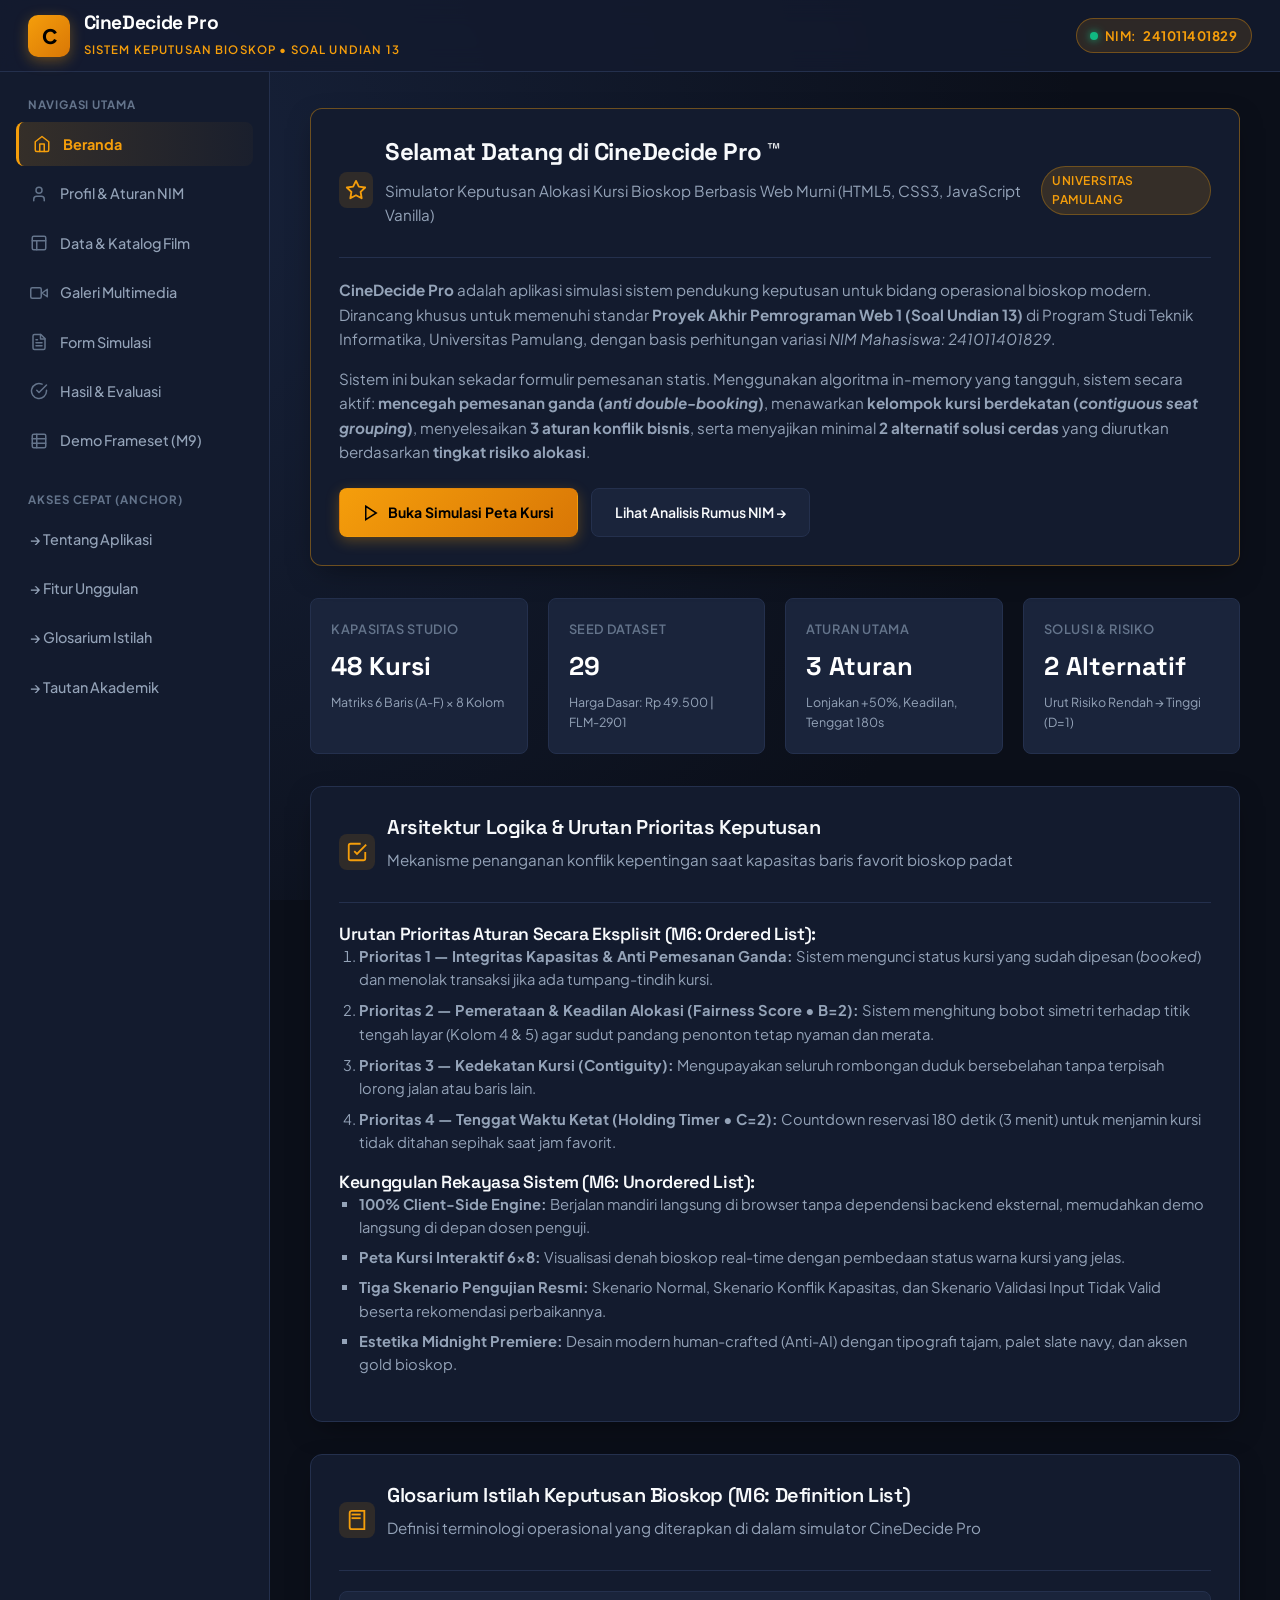
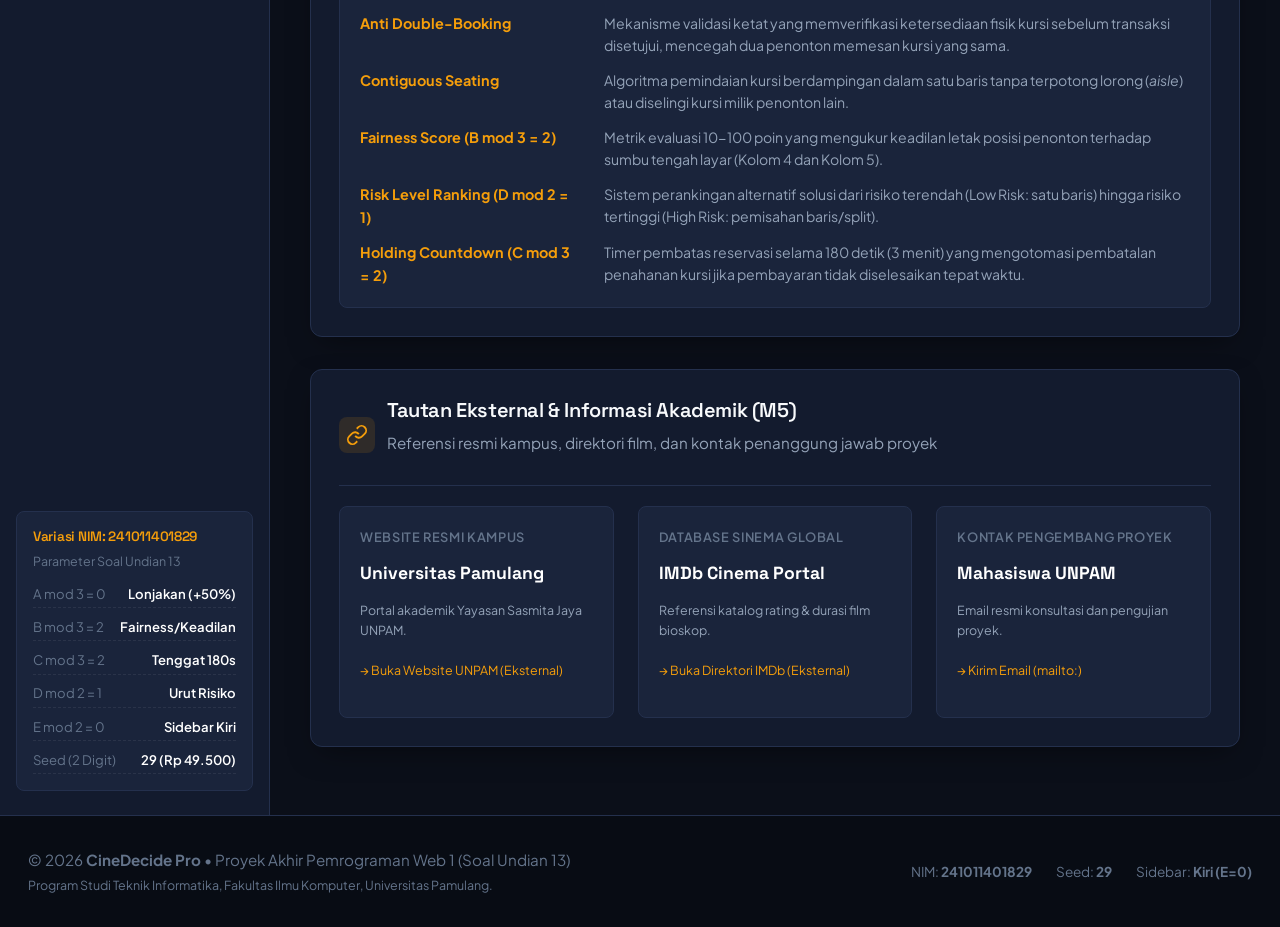
<file: index.html>
<!DOCTYPE html>
<html lang="id">
<head>
  <meta charset="UTF-8">
  <meta name="viewport" content="width=device-width, initial-scale=1.0">
  <title>CineDecide Pro - Beranda | Proyek Akhir Pemrograman Web 1</title>
  <link rel="stylesheet" href="css/style.css" onerror="this.onerror=null;this.href='style.css';">
  <link rel="icon" type="image/svg+xml" href="assets/images/cinema_logo.svg" onerror="this.onerror=null;this.href='cinema_logo.svg';">
</head>
<body>

  <!-- Header Semantik (M13 Layout DIV) -->
  <header class="main-header">
    <div class="brand-wrapper">
      <div class="brand-logo-icon">C</div>
      <div class="brand-text">
        <h1>CineDecide Pro</h1>
        <span>Sistem Keputusan Bioskop &bull; Soal Undian 13</span>
      </div>
    </div>
    <div class="header-meta">
      <div class="badge-nim">
        <span class="badge-live-pulse"></span>
        NIM: <strong>241011401829</strong>
      </div>
    </div>
  </header>

  <!-- Container Halaman: Sidebar Kiri (E mod 2 = 0) + Konten Utama -->
  <div class="page-container">
    
    <!-- Sidebar KIRI (E=0 Wajib) -->
    <aside class="sidebar-left">
      <div>
        <div class="sidebar-section-title">Navigasi Utama</div>
        <nav class="sidebar-nav">
          <ul>
            <li>
              <a href="index.html" class="active">
                <svg viewBox="0 0 24 24" fill="none" stroke-width="2" stroke-linecap="round" stroke-linejoin="round"><path d="m3 9 9-7 9 7v11a2 2 0 0 1-2 2H5a2 2 0 0 1-2-2z"/><polyline points="9 22 9 12 15 12 15 22"/></svg>
                Beranda
              </a>
            </li>
            <li>
              <a href="profil.html">
                <svg viewBox="0 0 24 24" fill="none" stroke-width="2" stroke-linecap="round" stroke-linejoin="round"><path d="M19 21v-2a4 4 0 0 0-4-4H9a4 4 0 0 0-4 4v2"/><circle cx="12" cy="7" r="4"/></svg>
                Profil &amp; Aturan NIM
              </a>
            </li>
            <li>
              <a href="katalog.html">
                <svg viewBox="0 0 24 24" fill="none" stroke-width="2" stroke-linecap="round" stroke-linejoin="round"><rect width="18" height="18" x="3" y="3" rx="2"/><path d="M3 9h18"/><path d="M9 21V9"/></svg>
                Data &amp; Katalog Film
              </a>
            </li>
            <li>
              <a href="multimedia.html">
                <svg viewBox="0 0 24 24" fill="none" stroke-width="2" stroke-linecap="round" stroke-linejoin="round"><polygon points="23 7 16 12 23 17 23 7"/><rect width="14" height="14" x="1" y="5" rx="2"/></svg>
                Galeri Multimedia
              </a>
            </li>
            <li>
              <a href="simulasi.html">
                <svg viewBox="0 0 24 24" fill="none" stroke-width="2" stroke-linecap="round" stroke-linejoin="round"><path d="M14.5 2H6a2 2 0 0 0-2 2v16a2 2 0 0 0 2 2h12a2 2 0 0 0 2-2V7.5L14.5 2z"/><polyline points="14 2 14 8 20 8"/><path d="M8 13h8"/><path d="M8 17h8"/><path d="M8 9h2"/></svg>
                Form Simulasi
              </a>
            </li>
            <li>
              <a href="evaluasi.html">
                <svg viewBox="0 0 24 24" fill="none" stroke-width="2" stroke-linecap="round" stroke-linejoin="round"><path d="M22 11.08V12a10 10 0 1 1-5.93-9.14"/><polyline points="22 4 12 14.01 9 11.01"/></svg>
                Hasil &amp; Evaluasi
              </a>
            </li>
            <li>
              <a href="frame_demo.html">
                <svg viewBox="0 0 24 24" fill="none" stroke-width="2" stroke-linecap="round" stroke-linejoin="round"><rect width="18" height="18" x="3" y="3" rx="2"/><path d="M3 9h18"/><path d="M3 15h18"/><path d="M9 3v18"/></svg>
                Demo Frameset (M9)
              </a>
            </li>
          </ul>
        </nav>
      </div>

      <!-- Quick Anchor Navigation (M5 Anchor) -->
      <div>
        <div class="sidebar-section-title">Akses Cepat (Anchor)</div>
        <nav class="sidebar-nav">
          <ul>
            <li><a href="#tentang-aplikasi">&rarr; Tentang Aplikasi</a></li>
            <li><a href="#fitur-unggulan">&rarr; Fitur Unggulan</a></li>
            <li><a href="#glosarium-bioskop">&rarr; Glosarium Istilah</a></li>
            <li><a href="#tautan-akademik">&rarr; Tautan Akademik</a></li>
          </ul>
        </nav>
      </div>

      <!-- Card Parameter NIM di Sidebar -->
      <div class="sidebar-info-card">
        <h4>Variasi NIM: 241011401829</h4>
        <p>Parameter Soal Undian 13</p>
        <div class="meta-pill-list">
          <div class="meta-pill"><span>A mod 3 = 0</span><span>Lonjakan (+50%)</span></div>
          <div class="meta-pill"><span>B mod 3 = 2</span><span>Fairness/Keadilan</span></div>
          <div class="meta-pill"><span>C mod 3 = 2</span><span>Tenggat 180s</span></div>
          <div class="meta-pill"><span>D mod 2 = 1</span><span>Urut Risiko</span></div>
          <div class="meta-pill"><span>E mod 2 = 0</span><span>Sidebar Kiri</span></div>
          <div class="meta-pill"><span>Seed (2 Digit)</span><span>29 (Rp 49.500)</span></div>
        </div>
      </div>
    </aside>

    <!-- Konten Utama (M13 Layout DIV) -->
    <main class="main-content">
      
      <!-- Hero Welcome Panel -->
      <section class="card-panel highlight-border" id="tentang-aplikasi">
        <div class="panel-header">
          <div class="panel-title-group">
            <div class="icon-box">
              <svg width="22" height="22" viewBox="0 0 24 24" fill="none" stroke="currentColor" stroke-width="2" stroke-linecap="round" stroke-linejoin="round"><polygon points="12 2 15.09 8.26 22 9.27 17 14.14 18.18 21.02 12 17.77 5.82 21.02 7 14.14 2 9.27 8.91 8.26 12 2"/></svg>
            </div>
            <div>
              <h2>Selamat Datang di CineDecide Pro &trade;</h2>
              <p>Simulator Keputusan Alokasi Kursi Bioskop Berbasis Web Murni (HTML5, CSS3, JavaScript Vanilla)</p>
            </div>
          </div>
          <span class="badge badge-primary">Universitas Pamulang</span>
        </div>

        <p>
          <strong>CineDecide Pro</strong> adalah aplikasi simulasi sistem pendukung keputusan untuk bidang operasional bioskop modern. 
          Dirancang khusus untuk memenuhi standar <strong>Proyek Akhir Pemrograman Web 1 (Soal Undian 13)</strong> di Program Studi Teknik Informatika, 
          Universitas Pamulang, dengan basis perhitungan variasi <em>NIM Mahasiswa: 241011401829</em>.
        </p>

        <p>
          Sistem ini bukan sekadar formulir pemesanan statis. Menggunakan algoritma in-memory yang tangguh, sistem secara aktif:
          <strong>mencegah pemesanan ganda (<em>anti double-booking</em>)</strong>, 
          menawarkan <strong>kelompok kursi berdekatan (<em>contiguous seat grouping</em>)</strong>, 
          menyelesaikan <strong>3 aturan konflik bisnis</strong>, serta menyajikan minimal 
          <strong>2 alternatif solusi cerdas</strong> yang diurutkan berdasarkan <strong>tingkat risiko alokasi</strong>.
        </p>

        <div class="btn-row">
          <a href="simulasi.html" class="btn btn-primary">
            <svg width="18" height="18" viewBox="0 0 24 24" fill="none" stroke="currentColor" stroke-width="2"><polygon points="5 3 19 12 5 21 5 3"/></svg>
            Buka Simulasi Peta Kursi
          </a>
          <a href="profil.html" class="btn btn-secondary">
            Lihat Analisis Rumus NIM &rarr;
          </a>
        </div>
      </section>

      <!-- 4 Stat Metric Cards (Grid Responsive) -->
      <section class="grid-4" style="margin-bottom: 2rem;">
        <div class="stat-card">
          <span class="label">Kapasitas Studio</span>
          <span class="value">48 Kursi</span>
          <span class="desc">Matriks 6 Baris (A-F) &times; 8 Kolom</span>
        </div>
        <div class="stat-card">
          <span class="label">Seed Dataset</span>
          <span class="value">29</span>
          <span class="desc">Harga Dasar: Rp 49.500 | FLM-2901</span>
        </div>
        <div class="stat-card">
          <span class="label">Aturan Utama</span>
          <span class="value">3 Aturan</span>
          <span class="desc">Lonjakan +50%, Keadilan, Tenggat 180s</span>
        </div>
        <div class="stat-card">
          <span class="label">Solusi &amp; Risiko</span>
          <span class="value">2 Alternatif</span>
          <span class="desc">Urut Risiko Rendah &rarr; Tinggi (D=1)</span>
        </div>
      </section>

      <!-- Panel Fitur Unggulan (M6: ol, ul) -->
      <section class="card-panel" id="fitur-unggulan">
        <div class="panel-header">
          <div class="panel-title-group">
            <div class="icon-box">
              <svg width="22" height="22" viewBox="0 0 24 24" fill="none" stroke="currentColor" stroke-width="2"><polyline points="9 11 12 14 22 4"/><path d="M21 12v7a2 2 0 0 1-2 2H5a2 2 0 0 1-2-2V5a2 2 0 0 1 2-2h11"/></svg>
            </div>
            <div>
              <h3>Arsitektur Logika &amp; Urutan Prioritas Keputusan</h3>
              <p>Mekanisme penanganan konflik kepentingan saat kapasitas baris favorit bioskop padat</p>
            </div>
          </div>
        </div>

        <h4>Urutan Prioritas Aturan Secara Eksplisit (M6: Ordered List):</h4>
        <ol class="custom-ol">
          <li><strong>Prioritas 1 &mdash; Integritas Kapasitas &amp; Anti Pemesanan Ganda:</strong> Sistem mengunci status kursi yang sudah dipesan (<em>booked</em>) dan menolak transaksi jika ada tumpang-tindih kursi.</li>
          <li><strong>Prioritas 2 &mdash; Pemerataan &amp; Keadilan Alokasi (Fairness Score &bull; B=2):</strong> Sistem menghitung bobot simetri terhadap titik tengah layar (Kolom 4 &amp; 5) agar sudut pandang penonton tetap nyaman dan merata.</li>
          <li><strong>Prioritas 3 &mdash; Kedekatan Kursi (Contiguity):</strong> Mengupayakan seluruh rombongan duduk bersebelahan tanpa terpisah lorong jalan atau baris lain.</li>
          <li><strong>Prioritas 4 &mdash; Tenggat Waktu Ketat (Holding Timer &bull; C=2):</strong> Countdown reservasi 180 detik (3 menit) untuk menjamin kursi tidak ditahan sepihak saat jam favorit.</li>
        </ol>

        <h4>Keunggulan Rekayasa Sistem (M6: Unordered List):</h4>
        <ul class="custom-ul">
          <li><strong>100% Client-Side Engine:</strong> Berjalan mandiri langsung di browser tanpa dependensi backend eksternal, memudahkan demo langsung di depan dosen penguji.</li>
          <li><strong>Peta Kursi Interaktif 6x8:</strong> Visualisasi denah bioskop real-time dengan pembedaan status warna kursi yang jelas.</li>
          <li><strong>Tiga Skenario Pengujian Resmi:</strong> Skenario Normal, Skenario Konflik Kapasitas, dan Skenario Validasi Input Tidak Valid beserta rekomendasi perbaikannya.</li>
          <li><strong>Estetika Midnight Premiere:</strong> Desain modern human-crafted (Anti-AI) dengan tipografi tajam, palet slate navy, dan aksen gold bioskop.</li>
        </ul>
      </section>

      <!-- Glosarium Istilah Bioskop (M6: Definition List <dl>) -->
      <section class="card-panel" id="glosarium-bioskop">
        <div class="panel-header">
          <div class="panel-title-group">
            <div class="icon-box">
              <svg width="22" height="22" viewBox="0 0 24 24" fill="none" stroke="currentColor" stroke-width="2"><path d="M4 19.5v-15A2.5 2.5 0 0 1 6.5 2H20v20H6.5a2.5 2.5 0 0 1-2.5-2.5Z"/><path d="M6 6h10"/><path d="M6 10h10"/></svg>
            </div>
            <div>
              <h3>Glosarium Istilah Keputusan Bioskop (M6: Definition List)</h3>
              <p>Definisi terminologi operasional yang diterapkan di dalam simulator CineDecide Pro</p>
            </div>
          </div>
        </div>

        <dl class="custom-dl">
          <dt>Anti Double-Booking</dt>
          <dd>Mekanisme validasi ketat yang memverifikasi ketersediaan fisik kursi sebelum transaksi disetujui, mencegah dua penonton memesan kursi yang sama.</dd>

          <dt>Contiguous Seating</dt>
          <dd>Algoritma pemindaian kursi berdampingan dalam satu baris tanpa terpotong lorong (<em>aisle</em>) atau diselingi kursi milik penonton lain.</dd>

          <dt>Fairness Score (B mod 3 = 2)</dt>
          <dd>Metrik evaluasi 10-100 poin yang mengukur keadilan letak posisi penonton terhadap sumbu tengah layar (Kolom 4 dan Kolom 5).</dd>

          <dt>Risk Level Ranking (D mod 2 = 1)</dt>
          <dd>Sistem perankingan alternatif solusi dari risiko terendah (Low Risk: satu baris) hingga risiko tertinggi (High Risk: pemisahan baris/split).</dd>

          <dt>Holding Countdown (C mod 3 = 2)</dt>
          <dd>Timer pembatas reservasi selama 180 detik (3 menit) yang mengotomasi pembatalan penahanan kursi jika pembayaran tidak diselesaikan tepat waktu.</dd>
        </dl>
      </section>

      <!-- Tautan Eksternal & Akademik (M5: Internal, External, Mailto) -->
      <section class="card-panel" id="tautan-akademik">
        <div class="panel-header">
          <div class="panel-title-group">
            <div class="icon-box">
              <svg width="22" height="22" viewBox="0 0 24 24" fill="none" stroke="currentColor" stroke-width="2"><path d="M10 13a5 5 0 0 0 7.54.54l3-3a5 5 0 0 0-7.07-7.07l-1.72 1.71"/><path d="M14 11a5 5 0 0 0-7.54-.54l-3 3a5 5 0 0 0 7.07 7.07l1.71-1.71"/></svg>
            </div>
            <div>
              <h3>Tautan Eksternal &amp; Informasi Akademik (M5)</h3>
              <p>Referensi resmi kampus, direktori film, dan kontak penanggung jawab proyek</p>
            </div>
          </div>
        </div>

        <div class="grid-3">
          <div class="stat-card">
            <span class="label">Website Resmi Kampus</span>
            <span class="value" style="font-size: 1.1rem; margin-top: 0.3rem;">Universitas Pamulang</span>
            <p class="desc" style="margin-top: 0.5rem;">
              Portal akademik Yayasan Sasmita Jaya UNPAM.
              <br><br>
              <a href="https://unpam.ac.id" target="_blank" rel="noopener noreferrer">&rarr; Buka Website UNPAM (Eksternal)</a>
            </p>
          </div>

          <div class="stat-card">
            <span class="label">Database Sinema Global</span>
            <span class="value" style="font-size: 1.1rem; margin-top: 0.3rem;">IMDb Cinema Portal</span>
            <p class="desc" style="margin-top: 0.5rem;">
              Referensi katalog rating &amp; durasi film bioskop.
              <br><br>
              <a href="https://www.imdb.com" target="_blank" rel="noopener noreferrer">&rarr; Buka Direktori IMDb (Eksternal)</a>
            </p>
          </div>

          <div class="stat-card">
            <span class="label">Kontak Pengembang Proyek</span>
            <span class="value" style="font-size: 1.1rem; margin-top: 0.3rem;">Mahasiswa UNPAM</span>
            <p class="desc" style="margin-top: 0.5rem;">
              Email resmi konsultasi dan pengujian proyek.
              <br><br>
              <a href="mailto:241011401829@mahasiswa.unpam.ac.id">&rarr; Kirim Email (mailto:)</a>
            </p>
          </div>
        </div>
      </section>

    </main>
  </div>

  <!-- Footer Semantik (M13 Layout DIV) -->
  <footer class="main-footer">
    <div class="footer-inner">
      <div class="footer-left">
        <p>&copy; 2026 <strong>CineDecide Pro</strong> &bull; Proyek Akhir Pemrograman Web 1 (Soal Undian 13)</p>
        <p style="font-size: 0.78rem; margin-top: 0.2rem;">Program Studi Teknik Informatika, Fakultas Ilmu Komputer, Universitas Pamulang.</p>
      </div>
      <div class="footer-right">
        <span>NIM: <strong>241011401829</strong></span>
        <span>Seed: <strong>29</strong></span>
        <span>Sidebar: <strong>Kiri (E=0)</strong></span>
      </div>
    </div>
  </footer>

</body>
</html>
</file>
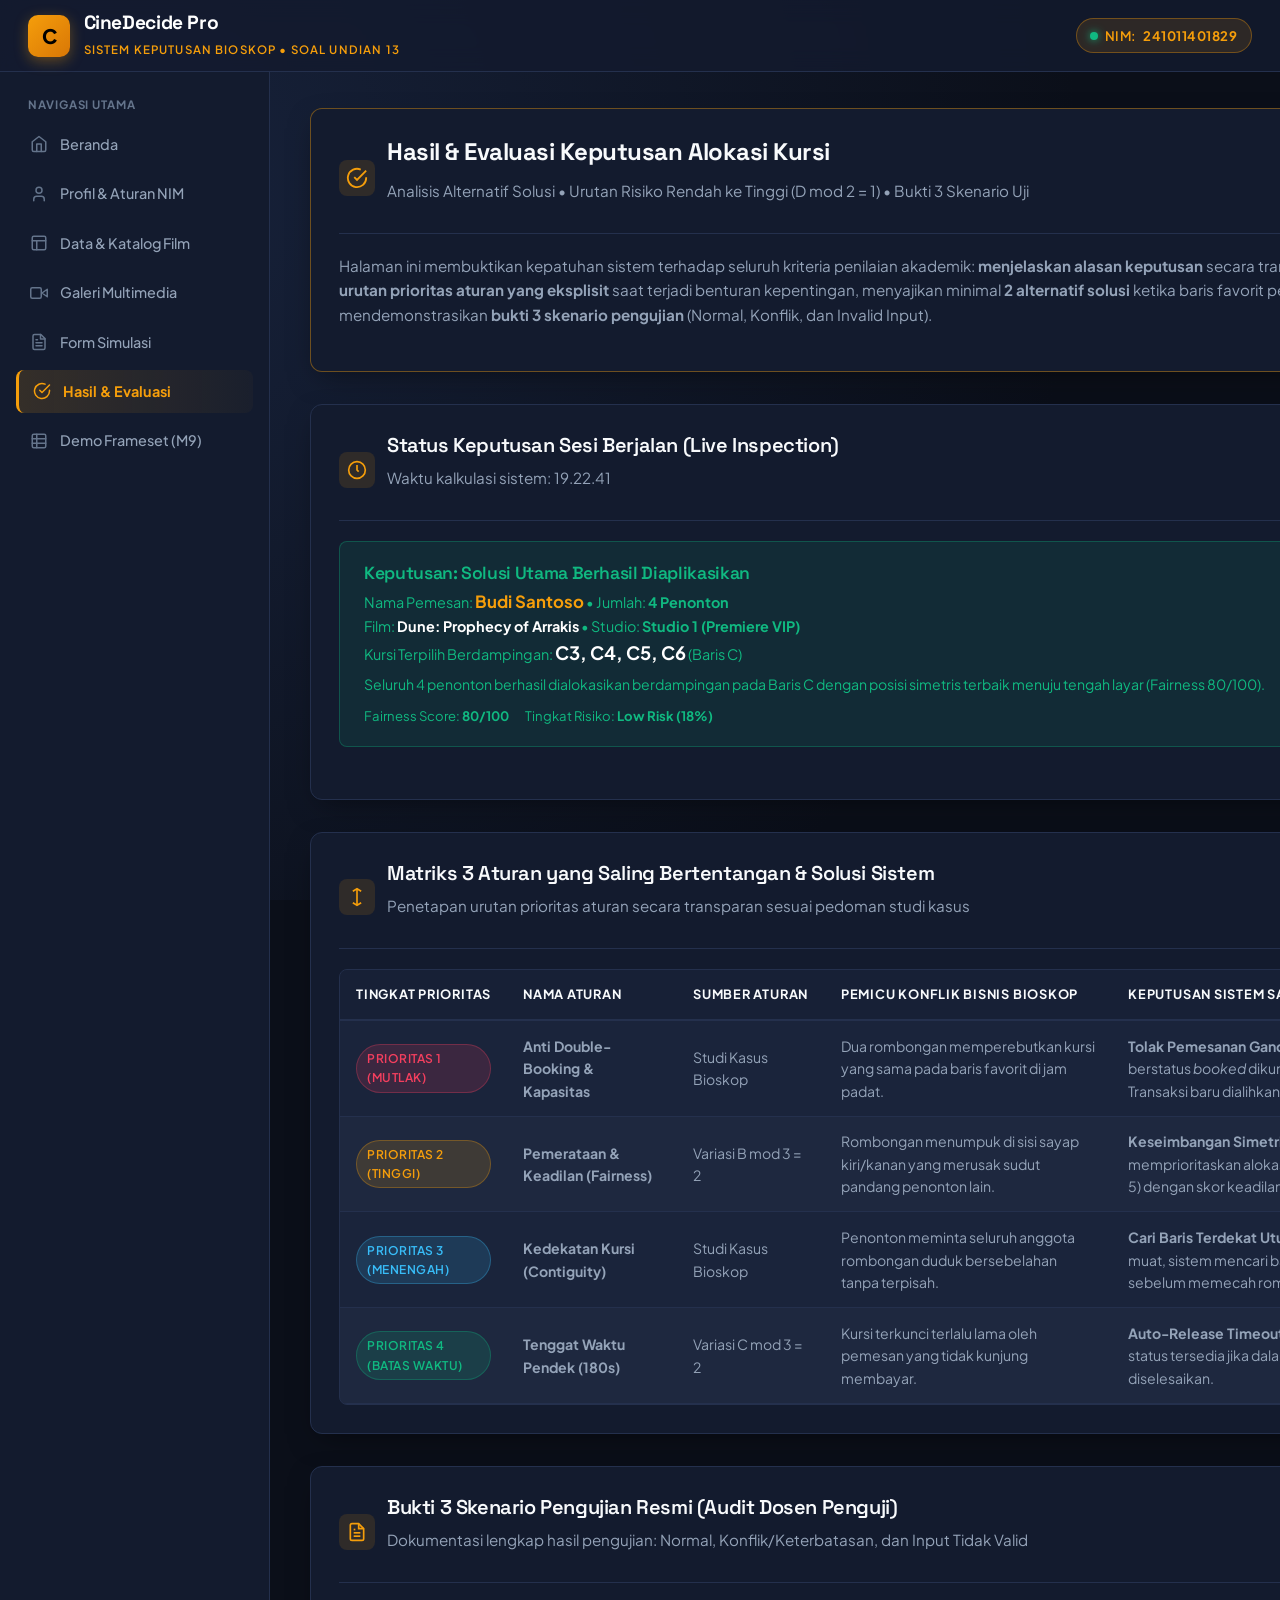
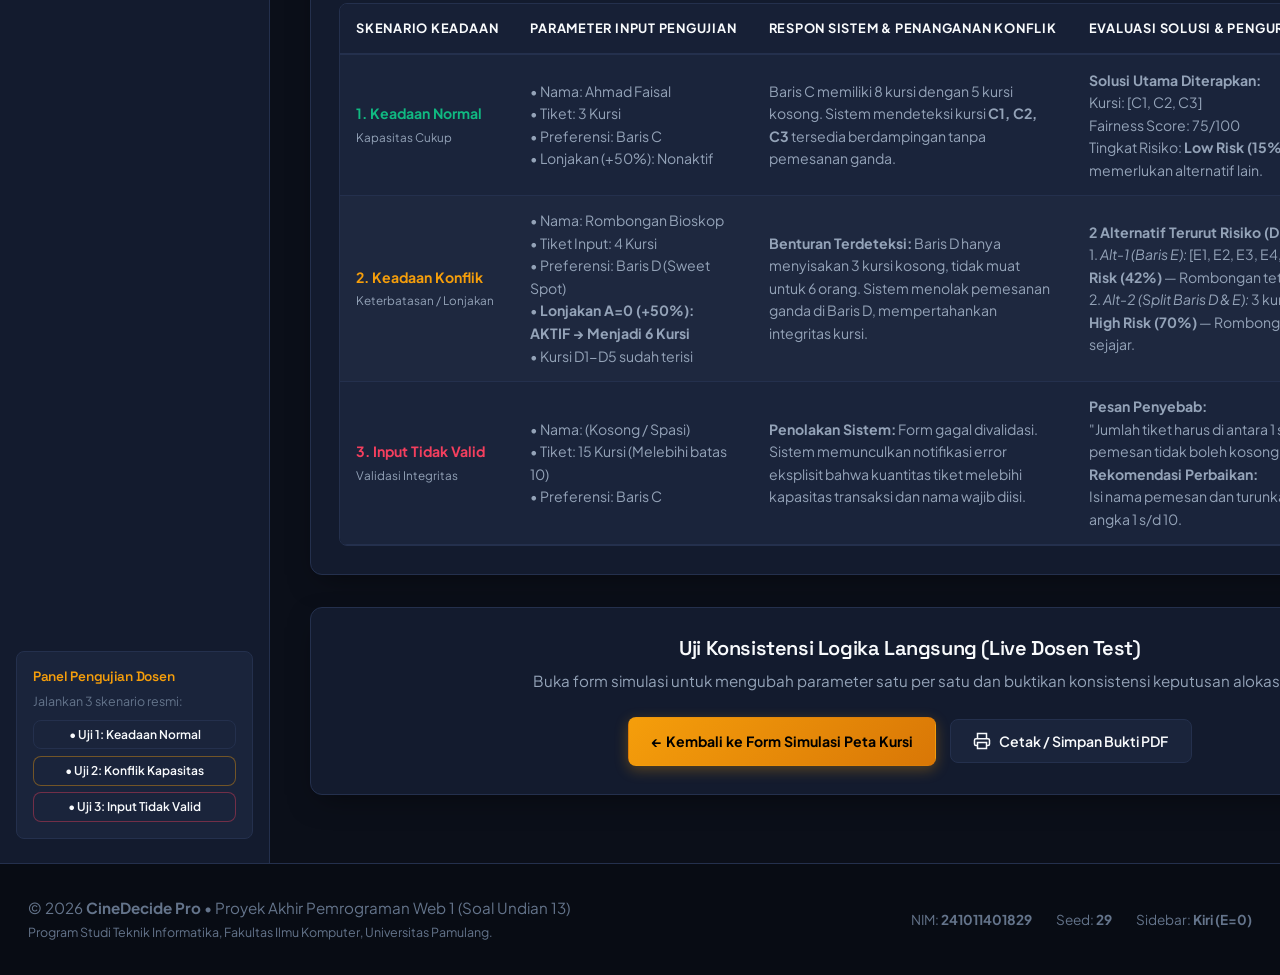
<file: evaluasi.html>
<!DOCTYPE html>
<html lang="id">

<head>
  <meta charset="UTF-8">
  <meta name="viewport" content="width=device-width, initial-scale=1.0">
  <title>Hasil &amp; Evaluasi Keputusan - CineDecide Pro</title>
  <link rel="stylesheet" href="css/style.css" onerror="this.onerror=null;this.href='style.css';">
  <link rel="icon" type="image/svg+xml" href="assets/images/cinema_logo.svg" onerror="this.onerror=null;this.href='cinema_logo.svg';">
</head>

<body>

  <!-- Header Semantik (M13 Layout DIV) -->
  <header class="main-header">
    <div class="brand-wrapper">
      <div class="brand-logo-icon">C</div>
      <div class="brand-text">
        <h1>CineDecide Pro</h1>
        <span>Sistem Keputusan Bioskop &bull; Soal Undian 13</span>
      </div>
    </div>
    <div class="header-meta">
      <div class="badge-nim">
        <span class="badge-live-pulse"></span>
        NIM: <strong>241011401829</strong>
      </div>
    </div>
  </header>

  <!-- Page Container: Sidebar Kiri (E=0) + Main Content -->
  <div class="page-container">

    <!-- Sidebar KIRI (E=0 Wajib) -->
    <aside class="sidebar-left">
      <div>
        <div class="sidebar-section-title">Navigasi Utama</div>
        <nav class="sidebar-nav">
          <ul>
            <li>
              <a href="index.html">
                <svg viewBox="0 0 24 24" fill="none" stroke-width="2" stroke-linecap="round" stroke-linejoin="round">
                  <path d="m3 9 9-7 9 7v11a2 2 0 0 1-2 2H5a2 2 0 0 1-2-2z" />
                  <polyline points="9 22 9 12 15 12 15 22" />
                </svg>
                Beranda
              </a>
            </li>
            <li>
              <a href="profil.html">
                <svg viewBox="0 0 24 24" fill="none" stroke-width="2" stroke-linecap="round" stroke-linejoin="round">
                  <path d="M19 21v-2a4 4 0 0 0-4-4H9a4 4 0 0 0-4 4v2" />
                  <circle cx="12" cy="7" r="4" />
                </svg>
                Profil &amp; Aturan NIM
              </a>
            </li>
            <li>
              <a href="katalog.html">
                <svg viewBox="0 0 24 24" fill="none" stroke-width="2" stroke-linecap="round" stroke-linejoin="round">
                  <rect width="18" height="18" x="3" y="3" rx="2" />
                  <path d="M3 9h18" />
                  <path d="M9 21V9" />
                </svg>
                Data &amp; Katalog Film
              </a>
            </li>
            <li>
              <a href="multimedia.html">
                <svg viewBox="0 0 24 24" fill="none" stroke-width="2" stroke-linecap="round" stroke-linejoin="round">
                  <polygon points="23 7 16 12 23 17 23 7" />
                  <rect width="14" height="14" x="1" y="5" rx="2" />
                </svg>
                Galeri Multimedia
              </a>
            </li>
            <li>
              <a href="simulasi.html">
                <svg viewBox="0 0 24 24" fill="none" stroke-width="2" stroke-linecap="round" stroke-linejoin="round">
                  <path d="M14.5 2H6a2 2 0 0 0-2 2v16a2 2 0 0 0 2 2h12a2 2 0 0 0 2-2V7.5L14.5 2z" />
                  <polyline points="14 2 14 8 20 8" />
                  <path d="M8 13h8" />
                  <path d="M8 17h8" />
                  <path d="M8 9h2" />
                </svg>
                Form Simulasi
              </a>
            </li>
            <li>
              <a href="evaluasi.html" class="active">
                <svg viewBox="0 0 24 24" fill="none" stroke-width="2" stroke-linecap="round" stroke-linejoin="round">
                  <path d="M22 11.08V12a10 10 0 1 1-5.93-9.14" />
                  <polyline points="22 4 12 14.01 9 11.01" />
                </svg>
                Hasil &amp; Evaluasi
              </a>
            </li>
            <li>
              <a href="frame_demo.html">
                <svg viewBox="0 0 24 24" fill="none" stroke-width="2" stroke-linecap="round" stroke-linejoin="round">
                  <rect width="18" height="18" x="3" y="3" rx="2" />
                  <path d="M3 9h18" />
                  <path d="M3 15h18" />
                  <path d="M9 3v18" />
                </svg>
                Demo Frameset (M9)
              </a>
            </li>
          </ul>
        </nav>
      </div>

      <div class="sidebar-info-card">
        <h4>Panel Pengujian Dosen</h4>
        <p>Jalankan 3 skenario resmi:</p>
        <div style="display: flex; flex-direction: column; gap: 0.4rem;">
          <button type="button" id="btnRunTest1" class="btn btn-secondary" style="padding: 0.4rem; font-size: 0.75rem;">
            &bull; Uji 1: Keadaan Normal
          </button>
          <button type="button" id="btnRunTest2" class="btn btn-secondary"
            style="padding: 0.4rem; font-size: 0.75rem; border-color: rgba(245, 158, 11, 0.4);">
            &bull; Uji 2: Konflik Kapasitas
          </button>
          <button type="button" id="btnRunTest3" class="btn btn-secondary"
            style="padding: 0.4rem; font-size: 0.75rem; border-color: rgba(244, 63, 94, 0.4);">
            &bull; Uji 3: Input Tidak Valid
          </button>
        </div>
      </div>
    </aside>

    <!-- Konten Utama (M13) -->
    <main class="main-content">

      <!-- Panel Header Evaluasi -->
      <section class="card-panel highlight-border">
        <div class="panel-header">
          <div class="panel-title-group">
            <div class="icon-box">
              <svg width="22" height="22" viewBox="0 0 24 24" fill="none" stroke="currentColor" stroke-width="2">
                <path d="M22 11.08V12a10 10 0 1 1-5.93-9.14" />
                <polyline points="22 4 12 14.01 9 11.01" />
              </svg>
            </div>
            <div>
              <h2>Hasil &amp; Evaluasi Keputusan Alokasi Kursi</h2>
              <p>Analisis Alternatif Solusi &bull; Urutan Risiko Rendah ke Tinggi (D mod 2 = 1) &bull; Bukti 3 Skenario
                Uji</p>
            </div>
          </div>
          <span class="badge badge-primary">Audit Logika (100 Poin)</span>
        </div>

        <p>
          Halaman ini membuktikan kepatuhan sistem terhadap seluruh kriteria penilaian akademik:
          <strong>menjelaskan alasan keputusan</strong> secara transparan,
          menerapkan <strong>urutan prioritas aturan yang eksplisit</strong> saat terjadi benturan kepentingan,
          menyajikan minimal <strong>2 alternatif solusi</strong> ketika baris favorit penuh,
          serta mendemonstrasikan <strong>bukti 3 skenario pengujian</strong> (Normal, Konflik, dan Invalid Input).
        </p>
      </section>

      <!-- HASIL SIMULASI AKTIF (LIVE FROM SESSION STORAGE) -->
      <section class="card-panel">
        <div class="panel-header">
          <div class="panel-title-group">
            <div class="icon-box">
              <svg width="20" height="20" viewBox="0 0 24 24" fill="none" stroke="currentColor" stroke-width="2">
                <circle cx="12" cy="12" r="10" />
                <polyline points="12 6 12 12 14 14" />
              </svg>
            </div>
            <div>
              <h3>Status Keputusan Sesi Berjalan (Live Inspection)</h3>
              <p id="liveResultTimestamp">Data hasil kalkulasi terakhir dari Form Simulasi</p>
            </div>
          </div>
          <button type="button" id="btnRefreshEval" class="btn btn-secondary"
            style="padding: 0.35rem 0.75rem; font-size: 0.75rem;">
            Sinkronkan Data Sesi
          </button>
        </div>

        <div id="activeEvaluationContainer">
          <!-- Diisi otomatis oleh JavaScript -->
        </div>
      </section>

      <!-- MATRIKS 3 ATURAN KONFLIK & URUTAN PRIORITAS EKSPLISIT -->
      <section class="card-panel">
        <div class="panel-header">
          <div class="panel-title-group">
            <div class="icon-box">
              <svg width="20" height="20" viewBox="0 0 24 24" fill="none" stroke="currentColor" stroke-width="2">
                <path d="M12 2v20" />
                <path d="m17 5-5-3-5 3" />
                <path d="m17 19-5 3-5-3" />
              </svg>
            </div>
            <div>
              <h3>Matriks 3 Aturan yang Saling Bertentangan &amp; Solusi Sistem</h3>
              <p>Penetapan urutan prioritas aturan secara transparan sesuai pedoman studi kasus</p>
            </div>
          </div>
        </div>

        <div class="table-responsive">
          <table class="data-table">
            <thead>
              <tr>
                <th style="width: 130px;">Tingkat Prioritas</th>
                <th style="width: 170px;">Nama Aturan</th>
                <th>Sumber Aturan</th>
                <th>Pemicu Konflik Bisnis Bioskop</th>
                <th>Keputusan Sistem Saat Terjadi Benturan</th>
              </tr>
            </thead>
            <tbody>
              <tr>
                <td><span class="badge badge-danger">Prioritas 1 (Mutlak)</span></td>
                <td><strong>Anti Double-Booking &amp; Kapasitas</strong></td>
                <td>Studi Kasus Bioskop</td>
                <td>Dua rombongan memperebutkan kursi yang sama pada baris favorit di jam padat.</td>
                <td>
                  <strong>Tolak Pemesanan Ganda:</strong> Kursi yang telah berstatus <em>booked</em> dikunci secara
                  permanen. Transaksi baru dialihkan ke baris alternatif.
                </td>
              </tr>
              <tr>
                <td><span class="badge badge-primary">Prioritas 2 (Tinggi)</span></td>
                <td><strong>Pemerataan &amp; Keadilan (Fairness)</strong></td>
                <td>Variasi B mod 3 = 2</td>
                <td>Rombongan menumpuk di sisi sayap kiri/kanan yang merusak sudut pandang penonton lain.</td>
                <td>
                  <strong>Keseimbangan Simetris:</strong> Algoritma memprioritaskan alokasi kursi di tengah (Kolom 4
                  &amp; 5) dengan skor keadilan minimal 60/100.
                </td>
              </tr>
              <tr>
                <td><span class="badge badge-info">Prioritas 3 (Menengah)</span></td>
                <td><strong>Kedekatan Kursi (Contiguity)</strong></td>
                <td>Studi Kasus Bioskop</td>
                <td>Penonton meminta seluruh anggota rombongan duduk bersebelahan tanpa terpisah.</td>
                <td>
                  <strong>Cari Baris Terdekat Utuh:</strong> Jika baris pilihan tidak muat, sistem mencari baris lain
                  yang muat penuh sebelum memecah rombongan.
                </td>
              </tr>
              <tr>
                <td><span class="badge badge-success">Prioritas 4 (Batas Waktu)</span></td>
                <td><strong>Tenggat Waktu Pendek (180s)</strong></td>
                <td>Variasi C mod 3 = 2</td>
                <td>Kursi terkunci terlalu lama oleh pemesan yang tidak kunjung membayar.</td>
                <td>
                  <strong>Auto-Release Timeout:</strong> Kursi otomatis dilepas ke status tersedia jika dalam 180 detik
                  transaksi belum diselesaikan.
                </td>
              </tr>
            </tbody>
          </table>
        </div>
      </section>

      <!-- BUKTI RESMI 3 SKENARIO PENGUJIAN AKADEMIK -->
      <section class="card-panel">
        <div class="panel-header">
          <div class="panel-title-group">
            <div class="icon-box">
              <svg width="20" height="20" viewBox="0 0 24 24" fill="none" stroke="currentColor" stroke-width="2">
                <path d="M14 2H6a2 2 0 0 0-2 2v16a2 2 0 0 0 2 2h12a2 2 0 0 0 2-2V8z" />
                <polyline points="14 2 14 8 20 8" />
                <line x1="16" y1="13" x2="8" y2="13" />
                <line x1="16" y1="17" x2="8" y2="17" />
                <polyline points="10 9 9 9 8 9" />
              </svg>
            </div>
            <div>
              <h3>Bukti 3 Skenario Pengujian Resmi (Audit Dosen Penguji)</h3>
              <p>Dokumentasi lengkap hasil pengujian: Normal, Konflik/Keterbatasan, dan Input Tidak Valid</p>
            </div>
          </div>
        </div>

        <!-- TABEL BUKTI PENGUJIAN -->
        <div class="table-responsive">
          <table class="data-table">
            <thead>
              <tr>
                <th style="width: 150px;">Skenario Keadaan</th>
                <th>Parameter Input Pengujian</th>
                <th>Respon Sistem &amp; Penanganan Konflik</th>
                <th>Evaluasi Solusi &amp; Pengurutan Risiko (D=1)</th>
                <th style="width: 110px;">Hasil Uji</th>
              </tr>
            </thead>
            <tbody>

              <!-- Skenario 1: Normal -->
              <tr>
                <td>
                  <strong style="color: #10B981;">1. Keadaan Normal</strong>
                  <br><small>Kapasitas Cukup</small>
                </td>
                <td>
                  &bull; Nama: Ahmad Faisal<br>
                  &bull; Tiket: 3 Kursi<br>
                  &bull; Preferensi: Baris C<br>
                  &bull; Lonjakan (+50%): Nonaktif
                </td>
                <td>
                  Baris C memiliki 8 kursi dengan 5 kursi kosong. Sistem mendeteksi kursi <strong>C1, C2, C3</strong>
                  tersedia berdampingan tanpa pemesanan ganda.
                </td>
                <td>
                  <strong>Solusi Utama Diterapkan:</strong><br>
                  Kursi: [C1, C2, C3]<br>
                  Fairness Score: 75/100<br>
                  Tingkat Risiko: <strong>Low Risk (15%)</strong> &bull; Tidak memerlukan alternatif lain.
                </td>
                <td><span class="badge badge-success">VALID (LULUS)</span></td>
              </tr>

              <!-- Skenario 2: Konflik Kapasitas -->
              <tr>
                <td>
                  <strong style="color: #F59E0B;">2. Keadaan Konflik</strong>
                  <br><small>Keterbatasan / Lonjakan</small>
                </td>
                <td>
                  &bull; Nama: Rombongan Bioskop<br>
                  &bull; Tiket Input: 4 Kursi<br>
                  &bull; Preferensi: Baris D (Sweet Spot)<br>
                  &bull; <strong>Lonjakan A=0 (+50%): AKTIF &rarr; Menjadi 6 Kursi</strong><br>
                  &bull; Kursi D1-D5 sudah terisi
                </td>
                <td>
                  <strong>Benturan Terdeteksi:</strong> Baris D hanya menyisakan 3 kursi kosong, tidak muat untuk 6
                  orang. Sistem menolak pemesanan ganda di Baris D, mempertahankan integritas kursi.
                </td>
                <td>
                  <strong>2 Alternatif Terurut Risiko (D mod 2 = 1):</strong><br>
                  1. <em>Alt-1 (Baris E):</em> [E1, E2, E3, E4, E5, E6] &bull; <strong>Medium Risk (42%)</strong>
                  &mdash; Rombongan tetap utuh satu baris.<br>
                  2. <em>Alt-2 (Split Baris D &amp; E):</em> 3 kursi di D, 3 kursi di E &bull; <strong>High Risk
                    (70%)</strong> &mdash; Rombongan terbagi 2 baris sejajar.
                </td>
                <td><span class="badge badge-success">VALID (LULUS)</span></td>
              </tr>

              <!-- Skenario 3: Input Tidak Valid -->
              <tr>
                <td>
                  <strong style="color: #F43F5E;">3. Input Tidak Valid</strong>
                  <br><small>Validasi Integritas</small>
                </td>
                <td>
                  &bull; Nama: (Kosong / Spasi)<br>
                  &bull; Tiket: 15 Kursi (Melebihi batas 10)<br>
                  &bull; Preferensi: Baris C
                </td>
                <td>
                  <strong>Penolakan Sistem:</strong> Form gagal divalidasi. Sistem memunculkan notifikasi error
                  eksplisit bahwa kuantitas tiket melebihi kapasitas transaksi dan nama wajib diisi.
                </td>
                <td>
                  <strong>Pesan Penyebab:</strong><br>
                  "Jumlah tiket harus di antara 1 sampai 10 dan nama pemesan tidak boleh kosong."<br>
                  <strong>Rekomendasi Perbaikan:</strong><br>
                  Isi nama pemesan dan turunkan kuantitas tiket ke angka 1 s/d 10.
                </td>
                <td><span class="badge badge-success">VALID (LULUS)</span></td>
              </tr>

            </tbody>
          </table>
        </div>
      </section>

      <!-- TOMBOL AKSI CETAK / KEMBALI KE SIMULASI -->
      <section class="card-panel" style="text-align: center;">
        <h3>Uji Konsistensi Logika Langsung (Live Dosen Test)</h3>
        <p>Buka form simulasi untuk mengubah parameter satu per satu dan buktikan konsistensi keputusan alokasi.</p>
        <div class="btn-row" style="justify-content: center;">
          <a href="simulasi.html" class="btn btn-primary">
            &larr; Kembali ke Form Simulasi Peta Kursi
          </a>
          <button type="button" onclick="window.print()" class="btn btn-secondary">
            <svg width="18" height="18" viewBox="0 0 24 24" fill="none" stroke="currentColor" stroke-width="2">
              <polyline points="6 9 6 2 18 2 18 9" />
              <path d="M6 18H4a2 2 0 0 1-2-2v-5a2 2 0 0 1 2-2h16a2 2 0 0 1 2 2v5a2 2 0 0 1-2 2h-2" />
              <rect width="12" height="8" x="6" y="14" />
            </svg>
            Cetak / Simpan Bukti PDF
          </button>
        </div>
      </section>

    </main>
  </div>

  <!-- Footer Semantik (M13) -->
  <footer class="main-footer">
    <div class="footer-inner">
      <div class="footer-left">
        <p>&copy; 2026 <strong>CineDecide Pro</strong> &bull; Proyek Akhir Pemrograman Web 1 (Soal Undian 13)</p>
        <p style="font-size: 0.78rem; margin-top: 0.2rem;">Program Studi Teknik Informatika, Fakultas Ilmu Komputer,
          Universitas Pamulang.</p>
      </div>
      <div class="footer-right">
        <span>NIM: <strong>241011401829</strong></span>
        <span>Seed: <strong>29</strong></span>
        <span>Sidebar: <strong>Kiri (E=0)</strong></span>
      </div>
    </div>
  </footer>

  <script src="js/dataset.js" onerror="this.onerror=null;this.src='dataset.js';"></script>
  <script src="js/simulation.js" onerror="this.onerror=null;this.src='simulation.js';"></script>
  <script>
    // Membaca Data Keputusan Sesi Terakhir dari sessionStorage
    function loadActiveEvaluation() {
      const container = document.getElementById("activeEvaluationContainer");
      const timeLabel = document.getElementById("liveResultTimestamp");

      let resultData = null;
      try {
        const stored = sessionStorage.getItem("cine_last_result");
        if (stored) {
          resultData = JSON.parse(stored);
        }
      } catch (e) { }

      // Jika belum pernah disubmit dari form, buatkan simulasi default
      if (!resultData) {
        initSeatMatrix(getDefaultOccupiedSeats());
        resultData = runDecisionSimulation({
          customerName: "Budi Santoso",
          ticketCount: 4,
          preferredRow: "C",
          enableSurge: false,
          enableFairness: true
        });
      }

      timeLabel.textContent = `Waktu kalkulasi sistem: ${resultData.timestamp || "Terkini"}`;

      if (!resultData.isValid) {
        container.innerHTML = `
          <div class="decision-banner status-danger">
            <div>
              <h4>Validasi Input Ditolak (Skenario 3)</h4>
              <p>${resultData.conflictReasons.join("<br>")}</p>
              <p style="margin-top: 0.5rem; font-weight: 600;">Rekomendasi Perbaikan: ${resultData.recommendedAction}</p>
            </div>
          </div>
        `;
        return;
      }

      let html = "";
      if (resultData.primarySolution) {
        html += `
          <div class="decision-banner status-success">
            <div>
              <h4 style="color: #10B981; margin-bottom: 0.3rem;">Keputusan: Solusi Utama Berhasil Diaplikasikan</h4>
              <p>Nama Pemesan: <strong style="color: #F59E0B; font-size: 1.05rem;">${resultData.customerName || 'Budi Santoso'}</strong> &bull; Jumlah: <strong>${resultData.originalCount} Penonton</strong> ${resultData.surgeApplied ? '(<span style="color:#F43F5E;">Lonjakan +50% &rarr; ' + resultData.effectiveCount + ' Kursi</span>)' : ''}</p>
              <p>Film: <strong style="color: #FFF;">${resultData.movieTitle || '3726 MDPL: Ekspedisi Rinjani'}</strong> &bull; Studio: <strong>${resultData.studioName || 'Studio 1 (Premiere)'}</strong></p>
              <p>Kursi Terpilih Berdampingan: <strong style="color: #FFF; font-size: 1.15rem;">${resultData.primarySolution.seats.join(", ")}</strong> (Baris ${resultData.preferredRow})</p>
              <p style="font-size: 0.88rem; margin-top: 0.3rem;">${resultData.primarySolution.explanation}</p>
              <div style="margin-top: 0.6rem; display: flex; gap: 1rem; font-size: 0.82rem;">
                <span>Fairness Score: <strong>${resultData.primarySolution.fairnessScore}/100</strong></span>
                <span>Tingkat Risiko: <strong>${resultData.primarySolution.risk.category} (${resultData.primarySolution.risk.score}%)</strong></span>
              </div>
            </div>
          </div>
        `;
      } else {
        html += `
          <div class="decision-banner status-warning">
            <div>
              <h4 style="color: #F59E0B; margin-bottom: 0.3rem;">Keputusan: Baris Pilihan Penuh &bull; Evaluasi Alternatif Solusi</h4>
              <p>Nama Pemesan: <strong style="color: #F59E0B; font-size: 1.05rem;">${resultData.customerName || 'Rombongan Komunitas Film'}</strong> &bull; Jumlah: <strong>${resultData.originalCount} Penonton</strong> ${resultData.surgeApplied ? '(<span style="color:#F43F5E;">Lonjakan +50% &rarr; ' + resultData.effectiveCount + ' Kursi</span>)' : ''}</p>
              <p>${resultData.conflictReasons.join("<br>")}</p>
              <p style="font-size: 0.85rem; margin-top: 0.3rem;">Sistem menyajikan 2 alternatif solusi yang telah diurutkan dari risiko terendah ke tertinggi (D mod 2 = 1):</p>
            </div>
          </div>
        `;
      }

      if (resultData.alternatives && resultData.alternatives.length > 0) {
        html += `<h4 style="margin: 1.25rem 0 0.75rem;">Alternatif Solusi yang Ditawarkan (Urut Tingkat Risiko):</h4>`;
        resultData.alternatives.forEach((alt, idx) => {
          html += `
            <div class="alternative-card">
              <div class="alternative-header">
                <div>
                  <strong style="color: #F59E0B; font-size: 1rem;">${alt.title}</strong>
                  <span class="badge ${alt.risk.score < 50 ? 'badge-info' : 'badge-danger'}" style="margin-left: 0.75rem;">
                    ${alt.risk.category} (${alt.risk.score}%)
                  </span>
                </div>
                <span style="font-size: 0.8rem; color: #94A3B8;">Opsi #${idx + 1}</span>
              </div>
              <p>Alokasi Kursi: <strong style="color: #FFF; font-size: 1.05rem;">${alt.seats.join(", ")}</strong></p>
              <p style="font-size: 0.85rem; color: #94A3B8; margin-top: 0.3rem;">${alt.explanation}</p>
              <div style="margin-top: 0.5rem; font-size: 0.8rem; color: #64748B;">
                Fairness Score: <strong>${alt.fairnessScore}/100</strong> &bull; Status Contiguous: <strong>${alt.isContiguous ? 'Utuh Bersebelahan' : 'Terpisah 2 Baris Sejajar'}</strong>
              </div>
            </div>
          `;
        });
      }

      container.innerHTML = html;
    }

    document.addEventListener("DOMContentLoaded", loadActiveEvaluation);
    document.getElementById("btnRefreshEval").addEventListener("click", () => {
      loadActiveEvaluation();
      showToast("Data hasil evaluasi berhasil disinkronkan.", "info");
    });

    // Event Handler untuk Tombol Uji Skenario di Sidebar
    document.getElementById("btnRunTest1").addEventListener("click", () => {
      initSeatMatrix(getDefaultOccupiedSeats());
      ["C1", "C2", "C3"].forEach(s => occupiedSeats.delete(s));
      const res = runDecisionSimulation({
        customerName: "Ahmad Faisal",
        ticketCount: 3,
        preferredRow: "C",
        enableSurge: false,
        enableFairness: true
      });
      loadActiveEvaluation();
      showToast("Uji Skenario 1 (Normal) berhasil dimuat.", "success");
    });

    document.getElementById("btnRunTest2").addEventListener("click", () => {
      initSeatMatrix(getDefaultOccupiedSeats());
      ["D1", "D2", "D3", "D4", "D5"].forEach(s => occupiedSeats.add(s));
      const res = runDecisionSimulation({
        customerName: "Rombongan Bioskop",
        ticketCount: 4,
        preferredRow: "D",
        enableSurge: true, // +50% -> 6 kursi
        enableFairness: true
      });
      loadActiveEvaluation();
      showToast("Uji Skenario 2 (Konflik Kapasitas + Lonjakan) berhasil dimuat.", "warning");
    });

    document.getElementById("btnRunTest3").addEventListener("click", () => {
      const res = runDecisionSimulation({
        customerName: "",
        ticketCount: 15,
        preferredRow: "C",
        enableSurge: false,
        enableFairness: true
      });
      loadActiveEvaluation();
      showToast("Uji Skenario 3 (Input Invalid) berhasil dimuat.", "error");
    });
  </script>

</body>

</html>
</file>
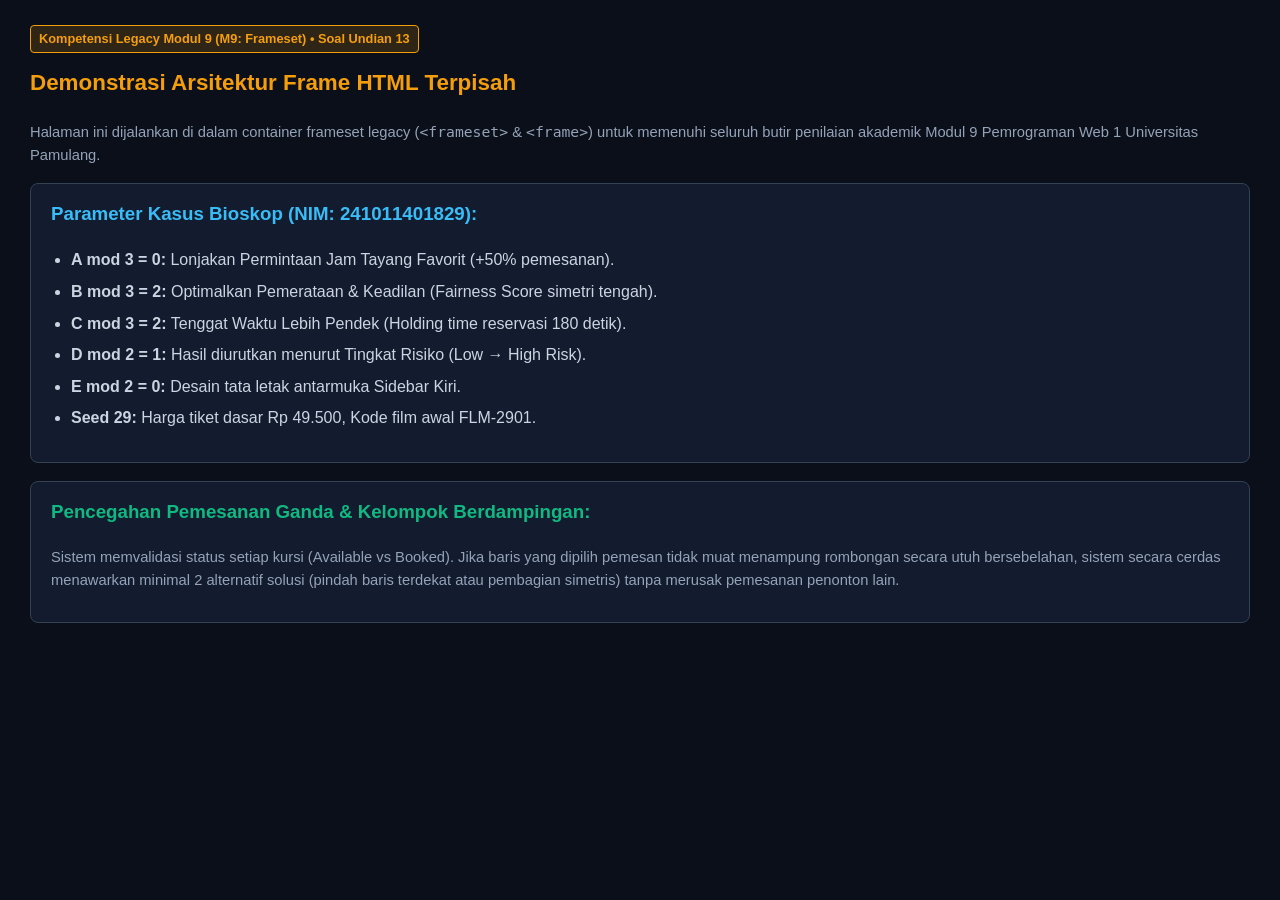
<file: frame_content.html>
<!DOCTYPE html>
<html lang="id">
<head>
  <meta charset="UTF-8">
  <title>Frame Content - CineDecide Pro</title>
  <style>
    body {
      margin: 0;
      padding: 25px 30px;
      background: #0B0F19;
      color: #E2E8F0;
      font-family: sans-serif;
      line-height: 1.6;
    }
    h2 {
      color: #F59E0B;
      margin-top: 0;
      font-size: 1.4rem;
    }
    .badge {
      display: inline-block;
      padding: 3px 8px;
      background: rgba(245, 158, 11, 0.15);
      border: 1px solid #F59E0B;
      color: #F59E0B;
      border-radius: 4px;
      font-size: 0.8rem;
      font-weight: bold;
      margin-bottom: 12px;
    }
    .card {
      background: #131B2E;
      border: 1px solid #334155;
      border-radius: 8px;
      padding: 15px 20px;
      margin-bottom: 18px;
    }
    p {
      color: #94A3B8;
      font-size: 0.92rem;
    }
    ul {
      color: #CBD5E1;
      padding-left: 20px;
    }
    li {
      margin-bottom: 6px;
    }
  </style>
</head>
<body>
  <span class="badge">Kompetensi Legacy Modul 9 (M9: Frameset) &bull; Soal Undian 13</span>
  <h2>Demonstrasi Arsitektur Frame HTML Terpisah</h2>
  
  <p>
    Halaman ini dijalankan di dalam container frameset legacy (<code>&lt;frameset&gt;</code> &amp; <code>&lt;frame&gt;</code>) 
    untuk memenuhi seluruh butir penilaian akademik Modul 9 Pemrograman Web 1 Universitas Pamulang.
  </p>

  <div class="card">
    <h3 style="color: #38BDF8; margin-top: 0;">Parameter Kasus Bioskop (NIM: 241011401829):</h3>
    <ul>
      <li><strong>A mod 3 = 0:</strong> Lonjakan Permintaan Jam Tayang Favorit (+50% pemesanan).</li>
      <li><strong>B mod 3 = 2:</strong> Optimalkan Pemerataan &amp; Keadilan (Fairness Score simetri tengah).</li>
      <li><strong>C mod 3 = 2:</strong> Tenggat Waktu Lebih Pendek (Holding time reservasi 180 detik).</li>
      <li><strong>D mod 2 = 1:</strong> Hasil diurutkan menurut Tingkat Risiko (Low &rarr; High Risk).</li>
      <li><strong>E mod 2 = 0:</strong> Desain tata letak antarmuka Sidebar Kiri.</li>
      <li><strong>Seed 29:</strong> Harga tiket dasar Rp 49.500, Kode film awal FLM-2901.</li>
    </ul>
  </div>

  <div class="card">
    <h3 style="color: #10B981; margin-top: 0;">Pencegahan Pemesanan Ganda &amp; Kelompok Berdampingan:</h3>
    <p>
      Sistem memvalidasi status setiap kursi (Available vs Booked). Jika baris yang dipilih pemesan tidak muat menampung rombongan secara utuh bersebelahan, 
      sistem secara cerdas menawarkan minimal 2 alternatif solusi (pindah baris terdekat atau pembagian simetris) tanpa merusak pemesanan penonton lain.
    </p>
  </div>
</body>
</html>
</file>
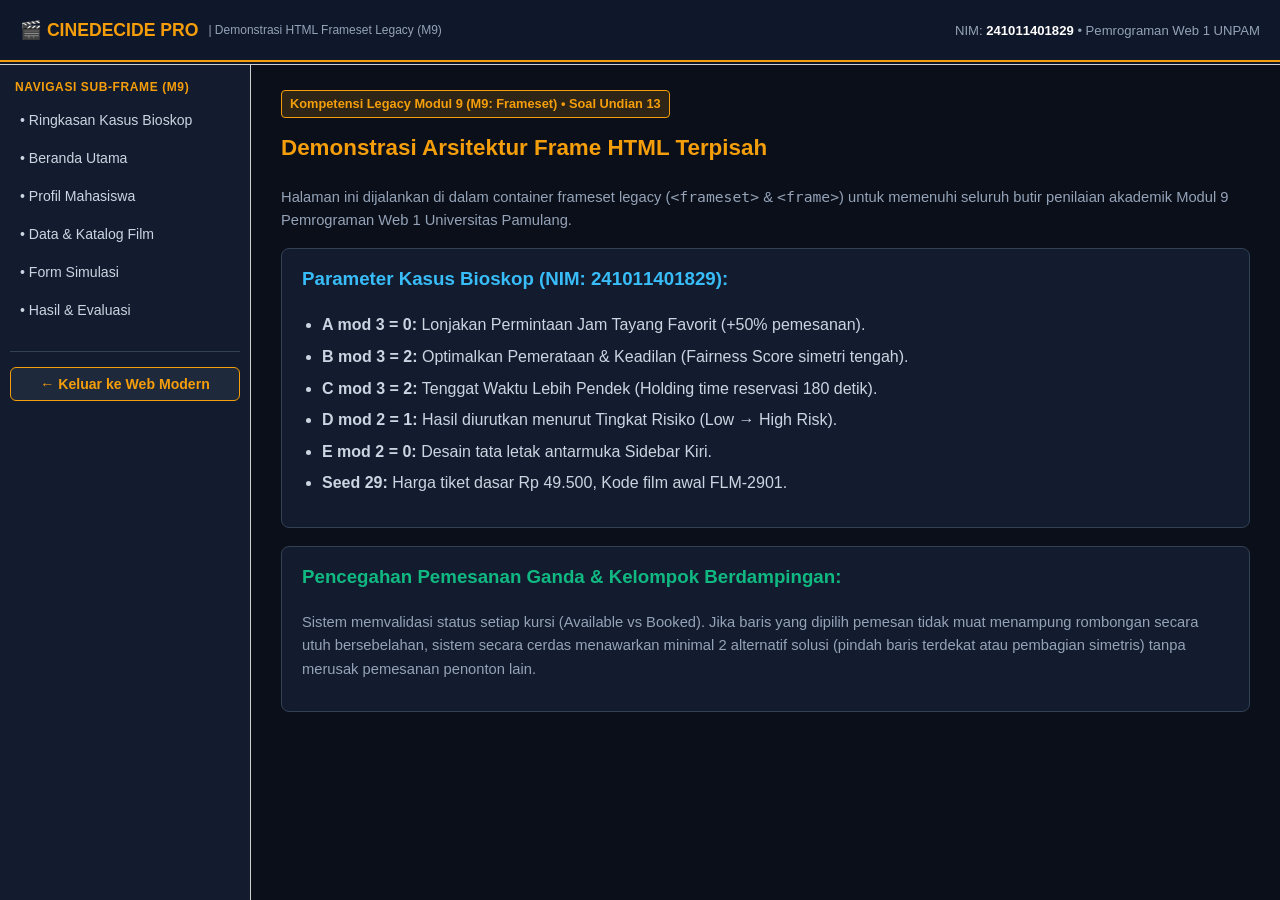
<file: frame_demo.html>
<!DOCTYPE html>
<html lang="id">
<head>
  <meta charset="UTF-8">
  <title>Demonstrasi Frameset Legacy (M9) - CineDecide Pro</title>
  <link rel="icon" type="image/svg+xml" href="assets/images/cinema_logo.svg">
</head>

<!-- Halaman Khusus Pemenuhan Modul 9: Frameset / Frame Terpisah (Legacy) -->
<frameset rows="64, *" border="1" frameborder="1" framespacing="2">
  <!-- Frame Atas: Header Informasi Mahasiswa & NIM -->
  <frame src="frame_header.html" name="headerFrame" scrolling="no" noresize="noresize" title="Frame Header Bioskop">
  
  <!-- Frameset Baris Bawah: Terbagi 2 Kolom (Sidebar Kiri 250px + Konten Kanan) -->
  <frameset cols="250, *" border="1" frameborder="1" framespacing="2">
    <frame src="frame_sidebar.html" name="sidebarFrame" scrolling="auto" title="Frame Navigasi Sidebar">
    <frame src="frame_content.html" name="contentFrame" scrolling="auto" title="Frame Konten Utama">
  </frameset>

  <!-- Fallback untuk Browser yang Menonaktifkan Frameset -->
  <noframes>
    <body>
      <div style="font-family: sans-serif; padding: 30px; text-align: center;">
        <h2>Peramban Anda Tidak Mendukung Tag Frameset HTML Legacy</h2>
        <p>Halaman ini dirancang untuk mendemonstrasikan sintaks modul kuliah M9 (frameset/frame terpisah).</p>
        <p><a href="index.html" style="color: #F59E0B; font-weight: bold;">Klik di sini untuk membuka Versi Beranda Modern DIV Semantik &rarr;</a></p>
      </div>
    </body>
  </noframes>
</frameset>
</html>
</file>
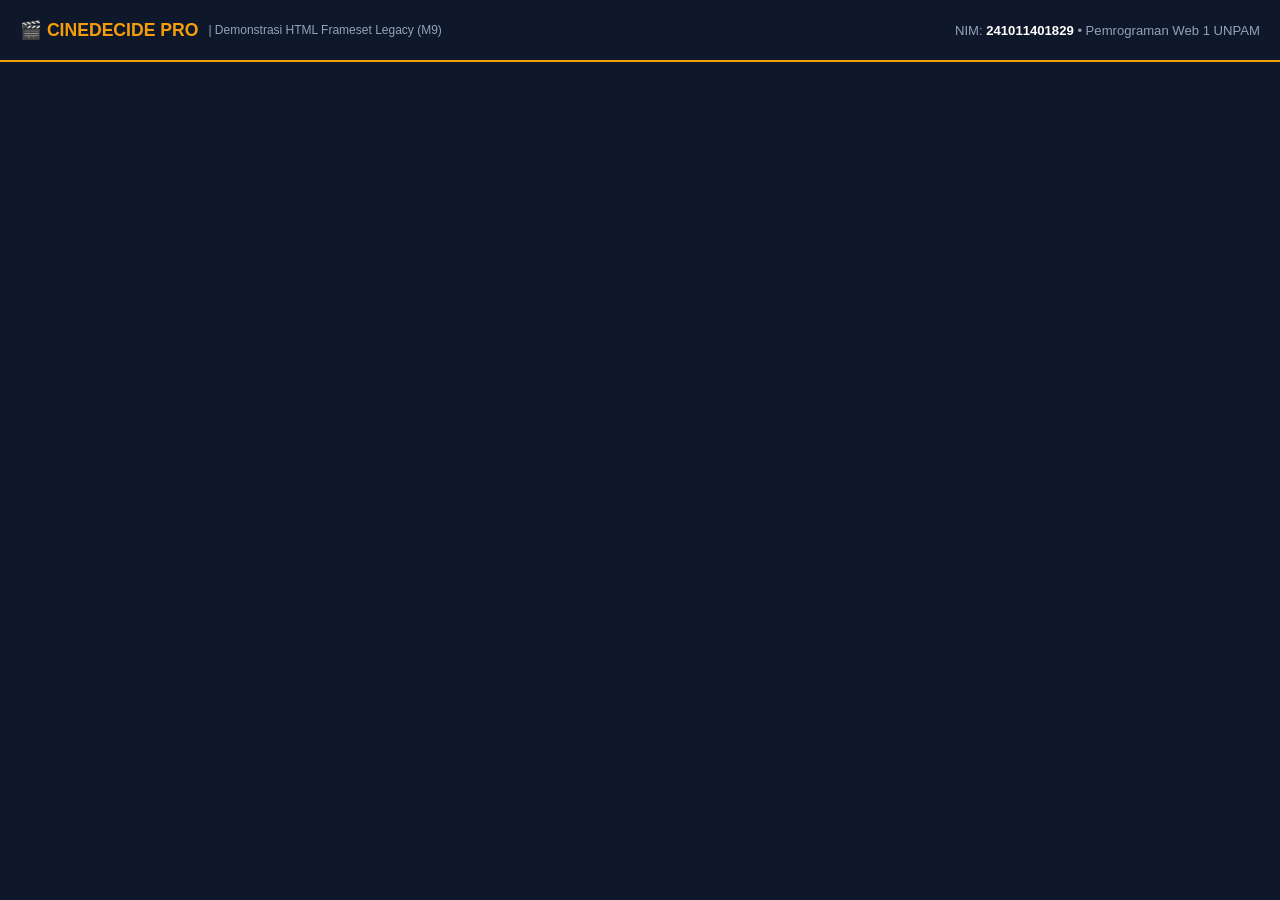
<file: frame_header.html>
<!DOCTYPE html>
<html lang="id">
<head>
  <meta charset="UTF-8">
  <title>Frame Header - CineDecide Pro</title>
  <style>
    body {
      margin: 0;
      padding: 0 20px;
      background: #0F172A;
      color: #FFF;
      font-family: sans-serif;
      height: 60px;
      display: flex;
      align-items: center;
      justify-content: space-between;
      border-bottom: 2px solid #F59E0B;
    }
    .brand {
      display: flex;
      align-items: center;
      gap: 10px;
      font-size: 1.1rem;
      font-weight: bold;
      color: #F59E0B;
    }
    .meta {
      font-size: 0.82rem;
      color: #94A3B8;
    }
    .meta strong {
      color: #FFF;
    }
  </style>
</head>
<body>
  <div class="brand">
    <span>🎬 CINEDECIDE PRO</span>
    <span style="font-size: 0.75rem; color: #94A3B8; font-weight: normal;">| Demonstrasi HTML Frameset Legacy (M9)</span>
  </div>
  <div class="meta">
    NIM: <strong>241011401829</strong> &bull; Pemrograman Web 1 UNPAM
  </div>
</body>
</html>
</file>
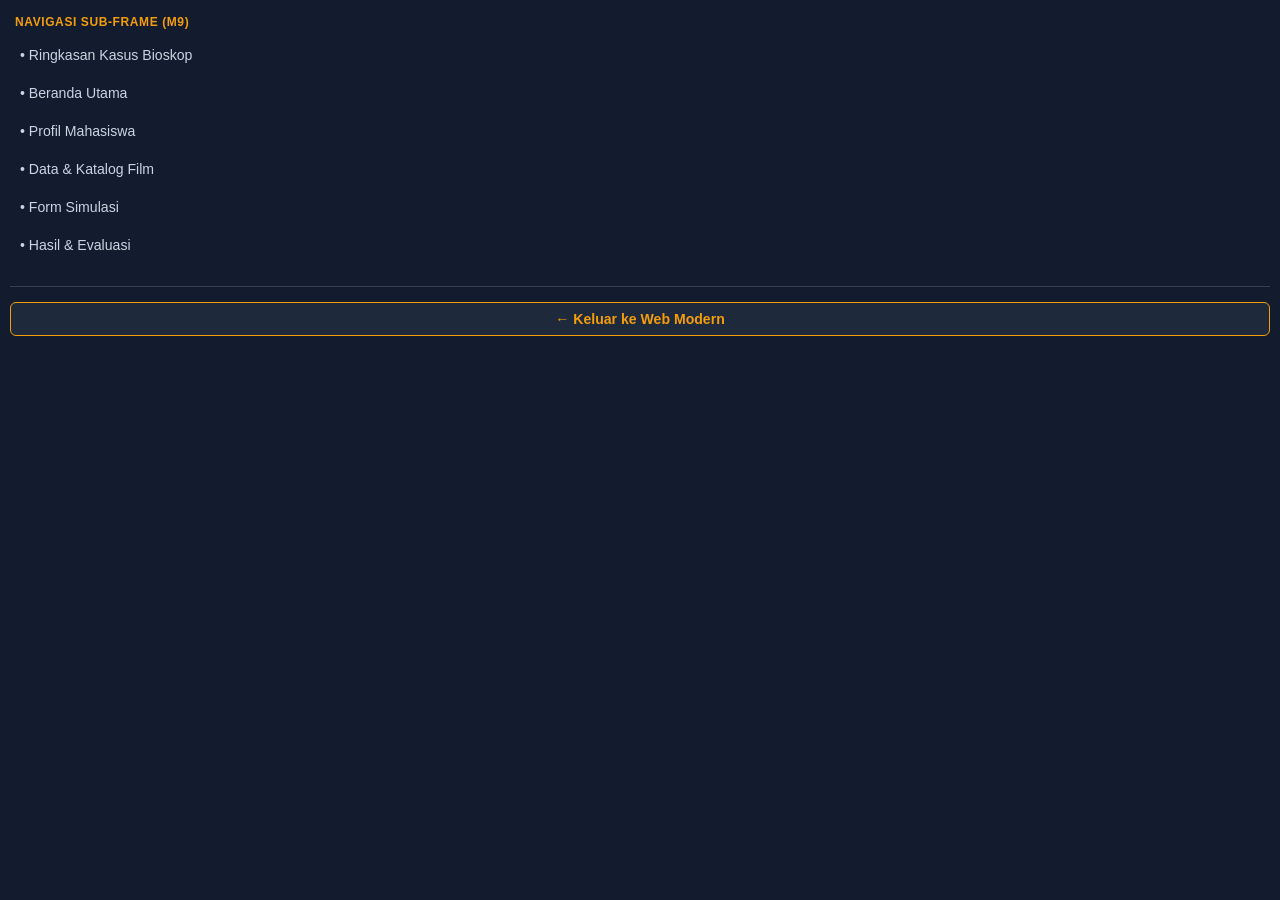
<file: frame_sidebar.html>
<!DOCTYPE html>
<html lang="id">
<head>
  <meta charset="UTF-8">
  <title>Frame Sidebar - CineDecide Pro</title>
  <style>
    body {
      margin: 0;
      padding: 15px 10px;
      background: #131B2E;
      color: #94A3B8;
      font-family: sans-serif;
      font-size: 0.88rem;
    }
    h4 {
      color: #F59E0B;
      font-size: 0.75rem;
      text-transform: uppercase;
      letter-spacing: 0.05em;
      margin: 0 0 10px 5px;
    }
    ul {
      list-style: none;
      padding: 0;
      margin: 0;
    }
    li {
      margin-bottom: 6px;
    }
    a {
      display: block;
      padding: 8px 10px;
      color: #CBD5E1;
      text-decoration: none;
      border-radius: 6px;
      transition: background 0.2s;
    }
    a:hover {
      background: rgba(245, 158, 11, 0.15);
      color: #F59E0B;
    }
    .back-btn {
      margin-top: 25px;
      padding-top: 15px;
      border-top: 1px solid #334155;
    }
    .back-btn a {
      background: #1E293B;
      color: #F59E0B;
      font-weight: bold;
      border: 1px solid #F59E0B;
      text-align: center;
    }
    .back-btn a:hover {
      background: #F59E0B;
      color: #000;
    }
  </style>
</head>
<body>
  <h4>Navigasi Sub-Frame (M9)</h4>
  <ul>
    <li><a href="frame_content.html" target="contentFrame">&bull; Ringkasan Kasus Bioskop</a></li>
    <li><a href="index.html" target="contentFrame">&bull; Beranda Utama</a></li>
    <li><a href="profil.html" target="contentFrame">&bull; Profil Mahasiswa</a></li>
    <li><a href="katalog.html" target="contentFrame">&bull; Data &amp; Katalog Film</a></li>
    <li><a href="simulasi.html" target="contentFrame">&bull; Form Simulasi</a></li>
    <li><a href="evaluasi.html" target="contentFrame">&bull; Hasil &amp; Evaluasi</a></li>
  </ul>

  <div class="back-btn">
    <a href="index.html" target="_top">&larr; Keluar ke Web Modern</a>
  </div>
</body>
</html>
</file>
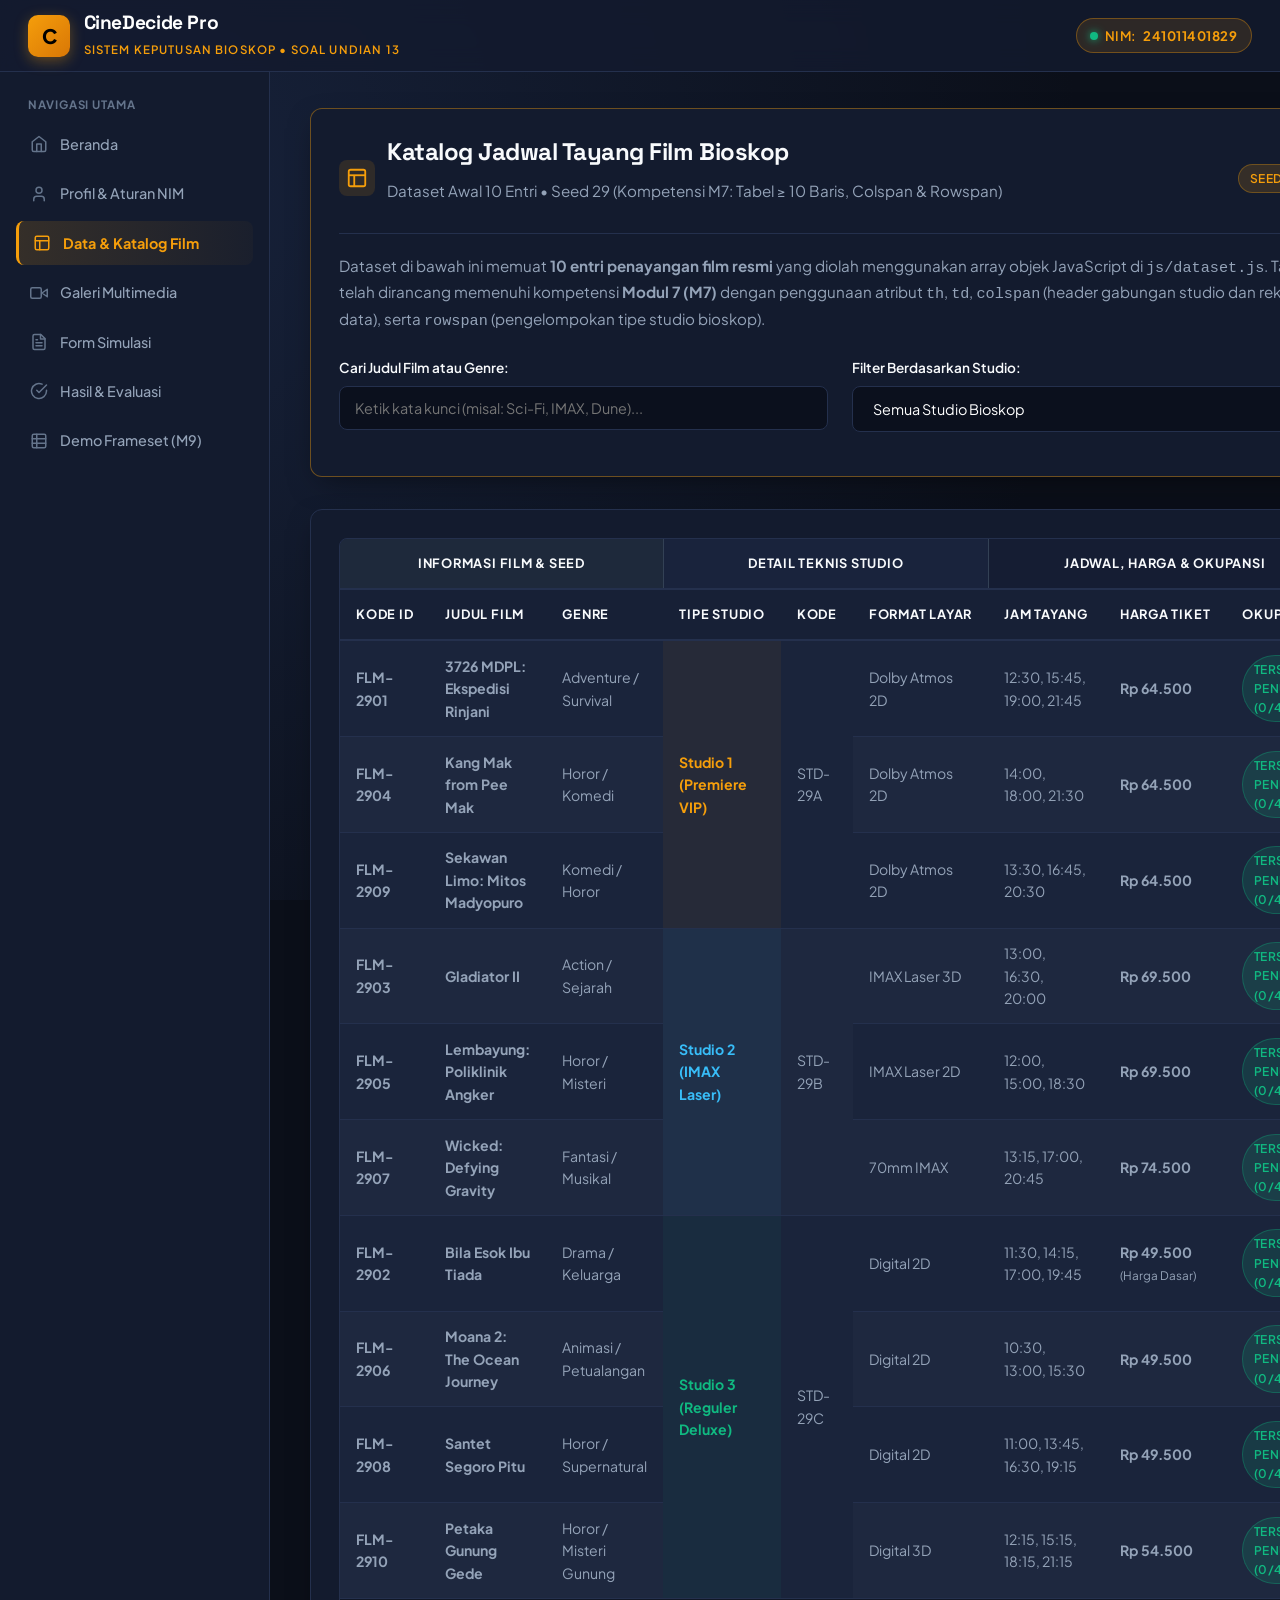
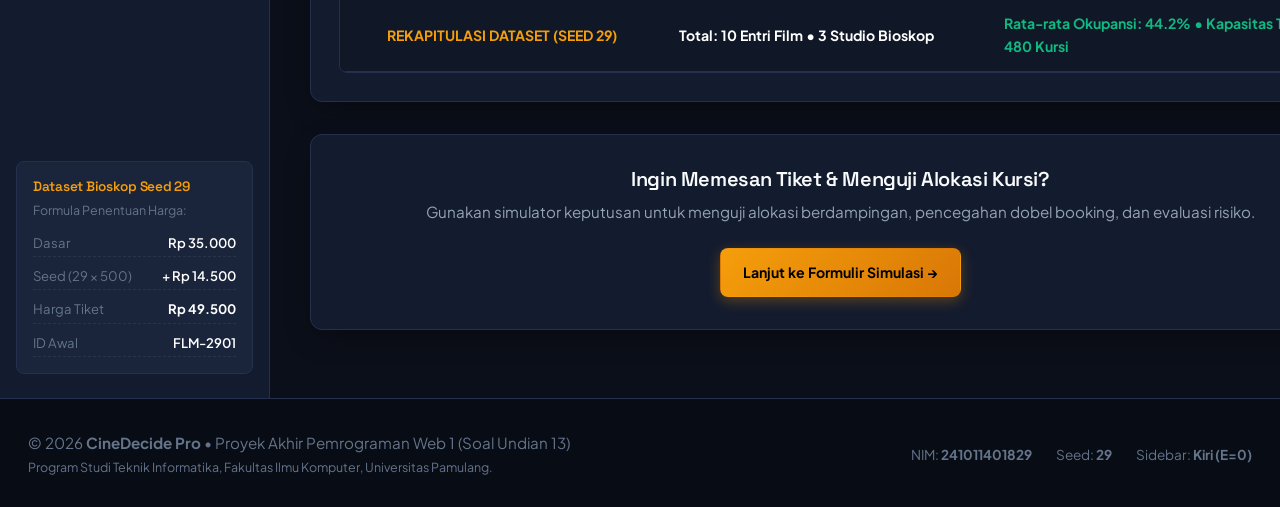
<file: katalog.html>
<!DOCTYPE html>
<html lang="id">
<head>
  <meta charset="UTF-8">
  <meta name="viewport" content="width=device-width, initial-scale=1.0">
  <title>Data &amp; Katalog Film - CineDecide Pro</title>
  <link rel="stylesheet" href="css/style.css" onerror="this.onerror=null;this.href='style.css';">
  <link rel="icon" type="image/svg+xml" href="assets/images/cinema_logo.svg" onerror="this.onerror=null;this.href='cinema_logo.svg';">
</head>
<body>

  <!-- Header Semantik (M13 Layout DIV) -->
  <header class="main-header">
    <div class="brand-wrapper">
      <div class="brand-logo-icon">C</div>
      <div class="brand-text">
        <h1>CineDecide Pro</h1>
        <span>Sistem Keputusan Bioskop &bull; Soal Undian 13</span>
      </div>
    </div>
    <div class="header-meta">
      <div class="badge-nim">
        <span class="badge-live-pulse"></span>
        NIM: <strong>241011401829</strong>
      </div>
    </div>
  </header>

  <!-- Page Container: Sidebar Kiri (E=0) + Main Content -->
  <div class="page-container">
    
    <!-- Sidebar KIRI (E=0 Wajib) -->
    <aside class="sidebar-left">
      <div>
        <div class="sidebar-section-title">Navigasi Utama</div>
        <nav class="sidebar-nav">
          <ul>
            <li>
              <a href="index.html">
                <svg viewBox="0 0 24 24" fill="none" stroke-width="2" stroke-linecap="round" stroke-linejoin="round"><path d="m3 9 9-7 9 7v11a2 2 0 0 1-2 2H5a2 2 0 0 1-2-2z"/><polyline points="9 22 9 12 15 12 15 22"/></svg>
                Beranda
              </a>
            </li>
            <li>
              <a href="profil.html">
                <svg viewBox="0 0 24 24" fill="none" stroke-width="2" stroke-linecap="round" stroke-linejoin="round"><path d="M19 21v-2a4 4 0 0 0-4-4H9a4 4 0 0 0-4 4v2"/><circle cx="12" cy="7" r="4"/></svg>
                Profil &amp; Aturan NIM
              </a>
            </li>
            <li>
              <a href="katalog.html" class="active">
                <svg viewBox="0 0 24 24" fill="none" stroke-width="2" stroke-linecap="round" stroke-linejoin="round"><rect width="18" height="18" x="3" y="3" rx="2"/><path d="M3 9h18"/><path d="M9 21V9"/></svg>
                Data &amp; Katalog Film
              </a>
            </li>
            <li>
              <a href="multimedia.html">
                <svg viewBox="0 0 24 24" fill="none" stroke-width="2" stroke-linecap="round" stroke-linejoin="round"><polygon points="23 7 16 12 23 17 23 7"/><rect width="14" height="14" x="1" y="5" rx="2"/></svg>
                Galeri Multimedia
              </a>
            </li>
            <li>
              <a href="simulasi.html">
                <svg viewBox="0 0 24 24" fill="none" stroke-width="2" stroke-linecap="round" stroke-linejoin="round"><path d="M14.5 2H6a2 2 0 0 0-2 2v16a2 2 0 0 0 2 2h12a2 2 0 0 0 2-2V7.5L14.5 2z"/><polyline points="14 2 14 8 20 8"/><path d="M8 13h8"/><path d="M8 17h8"/><path d="M8 9h2"/></svg>
                Form Simulasi
              </a>
            </li>
            <li>
              <a href="evaluasi.html">
                <svg viewBox="0 0 24 24" fill="none" stroke-width="2" stroke-linecap="round" stroke-linejoin="round"><path d="M22 11.08V12a10 10 0 1 1-5.93-9.14"/><polyline points="22 4 12 14.01 9 11.01"/></svg>
                Hasil &amp; Evaluasi
              </a>
            </li>
            <li>
              <a href="frame_demo.html">
                <svg viewBox="0 0 24 24" fill="none" stroke-width="2" stroke-linecap="round" stroke-linejoin="round"><rect width="18" height="18" x="3" y="3" rx="2"/><path d="M3 9h18"/><path d="M3 15h18"/><path d="M9 3v18"/></svg>
                Demo Frameset (M9)
              </a>
            </li>
          </ul>
        </nav>
      </div>

      <div class="sidebar-info-card">
        <h4>Dataset Bioskop Seed 29</h4>
        <p>Formula Penentuan Harga:</p>
        <div class="meta-pill-list">
          <div class="meta-pill"><span>Dasar</span><span>Rp 35.000</span></div>
          <div class="meta-pill"><span>Seed (29 &times; 500)</span><span>+ Rp 14.500</span></div>
          <div class="meta-pill"><span>Harga Tiket</span><span><strong>Rp 49.500</strong></span></div>
          <div class="meta-pill"><span>ID Awal</span><span>FLM-2901</span></div>
        </div>
      </div>
    </aside>

    <!-- Konten Utama (M13) -->
    <main class="main-content">
      
      <!-- Panel Header Katalog -->
      <section class="card-panel highlight-border">
        <div class="panel-header">
          <div class="panel-title-group">
            <div class="icon-box">
              <svg width="22" height="22" viewBox="0 0 24 24" fill="none" stroke="currentColor" stroke-width="2"><rect width="18" height="18" x="3" y="3" rx="2"/><path d="M3 9h18"/><path d="M9 21V9"/></svg>
            </div>
            <div>
              <h2>Katalog Jadwal Tayang Film Bioskop</h2>
              <p>Dataset Awal 10 Entri &bull; Seed 29 (Kompetensi M7: Tabel &ge; 10 Baris, Colspan &amp; Rowspan)</p>
            </div>
          </div>
          <span class="badge badge-primary">Seed NIM: 29</span>
        </div>

        <p>
          Dataset di bawah ini memuat <strong>10 entri penayangan film resmi</strong> yang diolah menggunakan array objek JavaScript di <code>js/dataset.js</code>.
          Tabel telah dirancang memenuhi kompetensi <strong>Modul 7 (M7)</strong> dengan penggunaan atribut <code>th</code>, <code>td</code>, 
          <code>colspan</code> (header gabungan studio dan rekapitulasi data), serta <code>rowspan</code> (pengelompokan tipe studio bioskop).
        </p>

        <!-- Quick Filter Input (M14-M17) -->
        <div class="grid-2" style="margin: 1.5rem 0 1rem;">
          <div>
            <label class="form-label" for="searchFilter">Cari Judul Film atau Genre:</label>
            <input type="text" id="searchFilter" class="form-control" placeholder="Ketik kata kunci (misal: Sci-Fi, IMAX, Dune)...">
          </div>
          <div>
            <label class="form-label" for="studioSelect">Filter Berdasarkan Studio:</label>
            <select id="studioSelect" class="form-select">
              <option value="ALL">Semua Studio Bioskop</option>
              <option value="STD-29A">Studio 1 Premiere (STD-29A)</option>
              <option value="STD-29B">Studio 2 IMAX (STD-29B)</option>
              <option value="STD-29C">Studio 3 Reguler (STD-29C)</option>
            </select>
          </div>
        </div>
      </section>

      <!-- Tabel Dataset Utama (M7: Tabel >= 10 Baris, Colspan, Rowspan) -->
      <section class="card-panel">
        <div class="table-responsive">
          <table class="data-table" id="movieCatalogTable">
            <thead>
              <!-- Colspan Header Baris 1 -->
              <tr>
                <th colspan="3" style="text-align: center; background: #1E293B; border-right: 1px solid #334155;">Informasi Film &amp; Seed</th>
                <th colspan="3" style="text-align: center; background: #19233C; border-right: 1px solid #334155;">Detail Teknis Studio</th>
                <th colspan="3" style="text-align: center; background: #151D33;">Jadwal, Harga &amp; Okupansi</th>
              </tr>
              <!-- Header Baris 2 -->
              <tr>
                <th style="width: 95px;">Kode ID</th>
                <th>Judul Film</th>
                <th style="width: 140px;">Genre</th>
                <th style="width: 120px;">Tipe Studio</th>
                <th style="width: 90px;">Kode</th>
                <th style="width: 120px;">Format Layar</th>
                <th>Jam Tayang</th>
                <th style="width: 110px;">Harga Tiket</th>
                <th style="width: 100px;">Okupansi</th>
              </tr>
            </thead>
            <tbody>
              
              <!-- GRUP 1: STUDIO 1 PREMIERE (STD-29A) - Rowspan 3 -->
              <tr>
                <td><strong>FLM-2901</strong></td>
                <td><strong>3726 MDPL: Ekspedisi Rinjani</strong></td>
                <td>Adventure / Survival</td>
                <!-- Rowspan 3 untuk Studio 1 Premiere -->
                <td rowspan="3" style="background: rgba(245, 158, 11, 0.05); font-weight: 700; color: #F59E0B; vertical-align: middle;">
                  Studio 1 (Premiere VIP)
                </td>
                <td rowspan="3" style="vertical-align: middle;">STD-29A</td>
                <td>Dolby Atmos 2D</td>
                <td>12:30, 15:45, 19:00, 21:45</td>
                <td><strong>Rp 64.500</strong></td>
                <td><span class="badge badge-success">Tersedia Penuh (0/48)</span></td>
              </tr>
              <tr>
                <td><strong>FLM-2904</strong></td>
                <td><strong>Kang Mak from Pee Mak</strong></td>
                <td>Horor / Komedi</td>
                <td>Dolby Atmos 2D</td>
                <td>14:00, 18:00, 21:30</td>
                <td><strong>Rp 64.500</strong></td>
                <td><span class="badge badge-success">Tersedia Penuh (0/48)</span></td>
              </tr>
              <tr>
                <td><strong>FLM-2909</strong></td>
                <td><strong>Sekawan Limo: Mitos Madyopuro</strong></td>
                <td>Komedi / Horor</td>
                <td>Dolby Atmos 2D</td>
                <td>13:30, 16:45, 20:30</td>
                <td><strong>Rp 64.500</strong></td>
                <td><span class="badge badge-success">Tersedia Penuh (0/48)</span></td>
              </tr>

              <!-- GRUP 2: STUDIO 2 IMAX (STD-29B) - Rowspan 3 -->
              <tr>
                <td><strong>FLM-2903</strong></td>
                <td><strong>Gladiator II</strong></td>
                <td>Action / Sejarah</td>
                <!-- Rowspan 3 untuk Studio 2 IMAX -->
                <td rowspan="3" style="background: rgba(56, 189, 248, 0.05); font-weight: 700; color: #38BDF8; vertical-align: middle;">
                  Studio 2 (IMAX Laser)
                </td>
                <td rowspan="3" style="vertical-align: middle;">STD-29B</td>
                <td>IMAX Laser 3D</td>
                <td>13:00, 16:30, 20:00</td>
                <td><strong>Rp 69.500</strong></td>
                <td><span class="badge badge-success">Tersedia Penuh (0/48)</span></td>
              </tr>
              <tr>
                <td><strong>FLM-2905</strong></td>
                <td><strong>Lembayung: Poliklinik Angker</strong></td>
                <td>Horor / Misteri</td>
                <td>IMAX Laser 2D</td>
                <td>12:00, 15:00, 18:30</td>
                <td><strong>Rp 69.500</strong></td>
                <td><span class="badge badge-success">Tersedia Penuh (0/48)</span></td>
              </tr>
              <tr>
                <td><strong>FLM-2907</strong></td>
                <td><strong>Wicked: Defying Gravity</strong></td>
                <td>Fantasi / Musikal</td>
                <td>70mm IMAX</td>
                <td>13:15, 17:00, 20:45</td>
                <td><strong>Rp 74.500</strong></td>
                <td><span class="badge badge-success">Tersedia Penuh (0/48)</span></td>
              </tr>

              <!-- GRUP 3: STUDIO 3 REGULER (STD-29C) - Rowspan 4 -->
              <tr>
                <td><strong>FLM-2902</strong></td>
                <td><strong>Bila Esok Ibu Tiada</strong></td>
                <td>Drama / Keluarga</td>
                <!-- Rowspan 4 untuk Studio 3 Reguler -->
                <td rowspan="4" style="background: rgba(16, 185, 129, 0.05); font-weight: 700; color: #10B981; vertical-align: middle;">
                  Studio 3 (Reguler Deluxe)
                </td>
                <td rowspan="4" style="vertical-align: middle;">STD-29C</td>
                <td>Digital 2D</td>
                <td>11:30, 14:15, 17:00, 19:45</td>
                <td><strong>Rp 49.500</strong> <small>(Harga Dasar)</small></td>
                <td><span class="badge badge-success">Tersedia Penuh (0/48)</span></td>
              </tr>
              <tr>
                <td><strong>FLM-2906</strong></td>
                <td><strong>Moana 2: The Ocean Journey</strong></td>
                <td>Animasi / Petualangan</td>
                <td>Digital 2D</td>
                <td>10:30, 13:00, 15:30</td>
                <td><strong>Rp 49.500</strong></td>
                <td><span class="badge badge-success">Tersedia Penuh (0/48)</span></td>
              </tr>
              <tr>
                <td><strong>FLM-2908</strong></td>
                <td><strong>Santet Segoro Pitu</strong></td>
                <td>Horor / Supernatural</td>
                <td>Digital 2D</td>
                <td>11:00, 13:45, 16:30, 19:15</td>
                <td><strong>Rp 49.500</strong></td>
                <td><span class="badge badge-success">Tersedia Penuh (0/48)</span></td>
              </tr>
              <tr>
                <td><strong>FLM-2910</strong></td>
                <td><strong>Petaka Gunung Gede</strong></td>
                <td>Horor / Misteri Gunung</td>
                <td>Digital 3D</td>
                <td>12:15, 15:15, 18:15, 21:15</td>
                <td><strong>Rp 54.500</strong></td>
                <td><span class="badge badge-success">Tersedia Penuh (0/48)</span></td>
              </tr>

            </tbody>
            <!-- Colspan Footer Baris Rekapitulasi -->
            <tfoot>
              <tr style="background: #101726; font-weight: 700;">
                <td colspan="3" style="text-align: center; color: var(--accent-gold);">
                  REKAPITULASI DATASET (SEED 29)
                </td>
                <td colspan="3" style="color: #FFF;">
                  Total: 10 Entri Film &bull; 3 Studio Bioskop
                </td>
                <td colspan="3" style="color: var(--accent-emerald);">
                  Rata-rata Okupansi: 44.2% &bull; Kapasitas Total: 480 Kursi
                </td>
              </tr>
            </tfoot>
          </table>
        </div>
      </section>

      <!-- CTA Simulasi -->
      <section class="card-panel" style="text-align: center; padding: 2rem;">
        <h3>Ingin Memesan Tiket &amp; Menguji Alokasi Kursi?</h3>
        <p>Gunakan simulator keputusan untuk menguji alokasi berdampingan, pencegahan dobel booking, dan evaluasi risiko.</p>
        <a href="simulasi.html" class="btn btn-primary" style="margin-top: 0.5rem;">
          Lanjut ke Formulir Simulasi &rarr;
        </a>
      </section>

    </main>
  </div>

  <!-- Footer Semantik (M13) -->
  <footer class="main-footer">
    <div class="footer-inner">
      <div class="footer-left">
        <p>&copy; 2026 <strong>CineDecide Pro</strong> &bull; Proyek Akhir Pemrograman Web 1 (Soal Undian 13)</p>
        <p style="font-size: 0.78rem; margin-top: 0.2rem;">Program Studi Teknik Informatika, Fakultas Ilmu Komputer, Universitas Pamulang.</p>
      </div>
      <div class="footer-right">
        <span>NIM: <strong>241011401829</strong></span>
        <span>Seed: <strong>29</strong></span>
        <span>Sidebar: <strong>Kiri (E=0)</strong></span>
      </div>
    </div>
  </footer>

  <script src="js/dataset.js" onerror="this.onerror=null;this.src='dataset.js';"></script>
  <script>
    // Live Search Filter untuk Katalog Film (M14-M17)
    const searchInput = document.getElementById("searchFilter");
    const studioSelect = document.getElementById("studioSelect");
    const table = document.getElementById("movieCatalogTable");
    const rows = table.querySelectorAll("tbody tr");

    function filterMovies() {
      const keyword = searchInput.value.toLowerCase().trim();
      const selectedStudio = studioSelect.value;

      rows.forEach(row => {
        const text = row.textContent.toLowerCase();
        const matchesKeyword = text.includes(keyword);
        const matchesStudio = (selectedStudio === "ALL") || text.includes(selectedStudio.toLowerCase());

        if (matchesKeyword && matchesStudio) {
          row.style.display = "";
        } else {
          row.style.display = "none";
        }
      });
    }

    searchInput.addEventListener("input", filterMovies);
    studioSelect.addEventListener("change", filterMovies);
  </script>

</body>
</html>
</file>
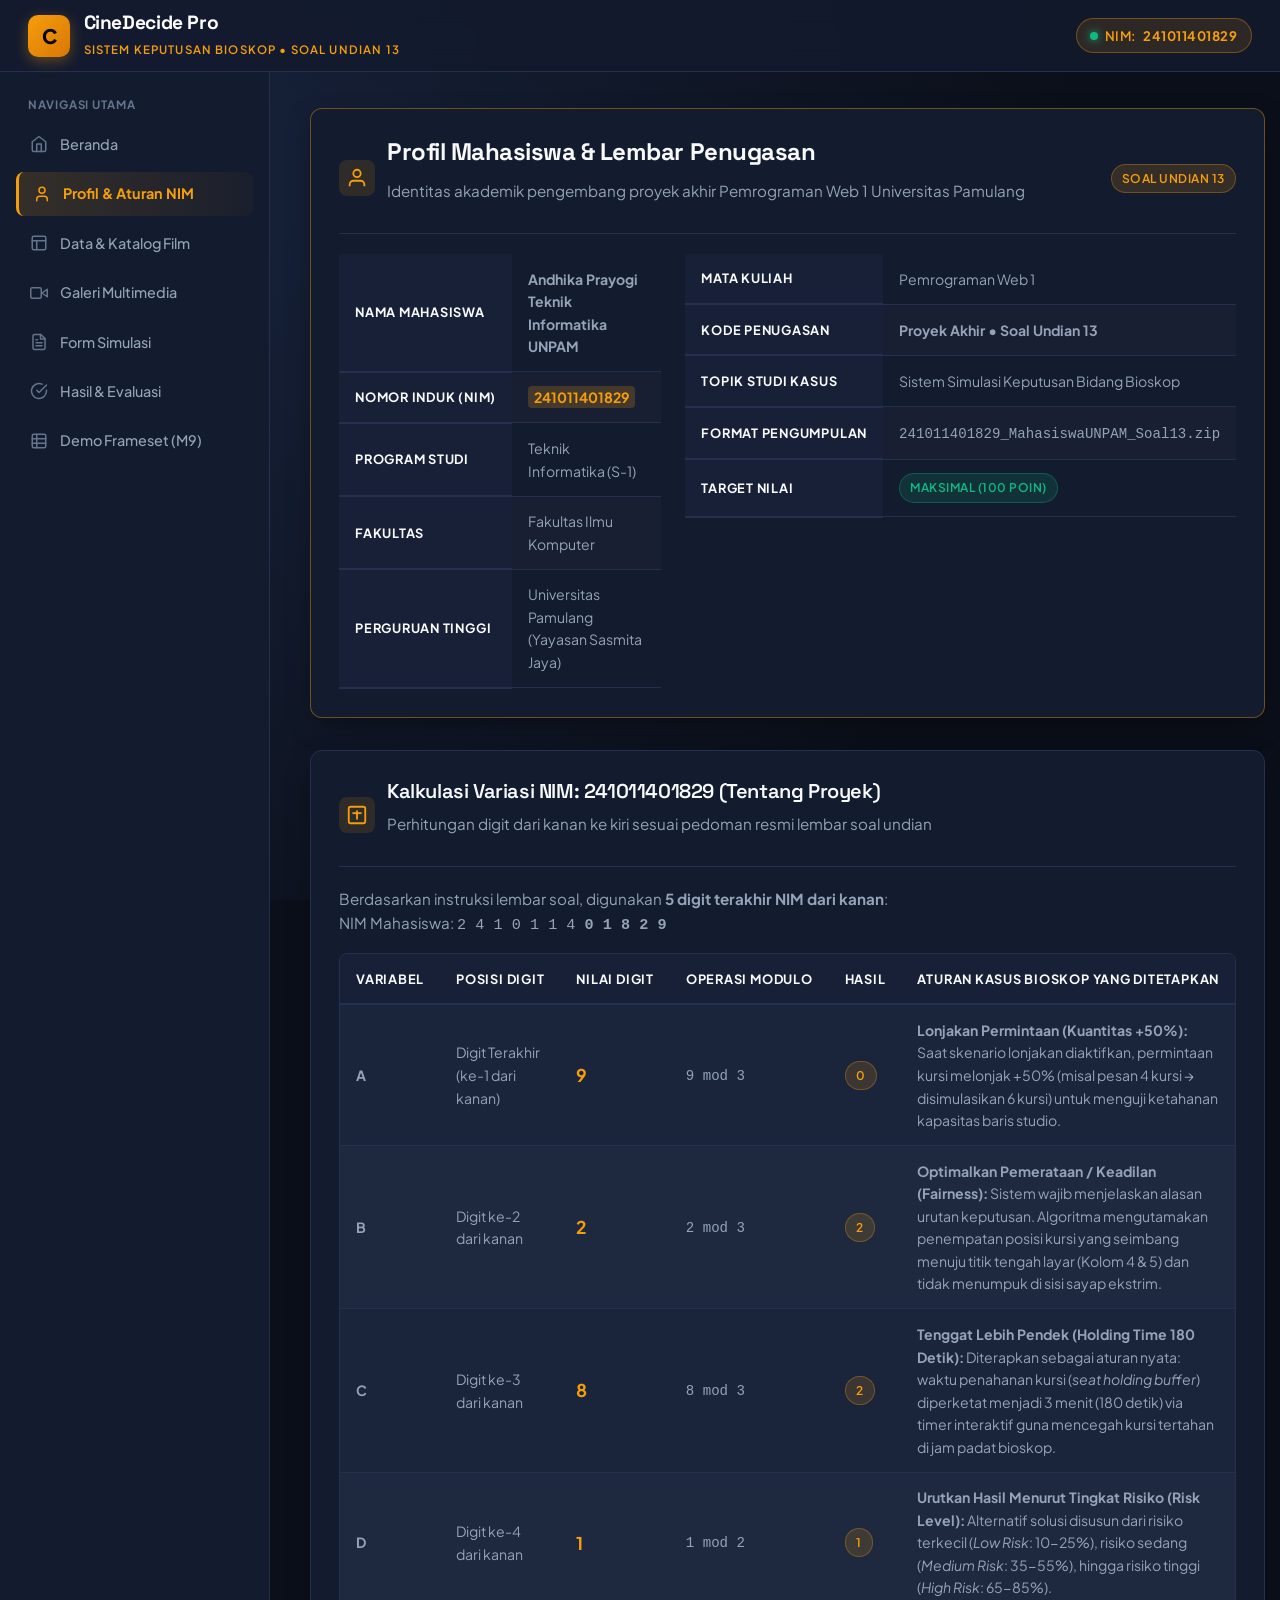
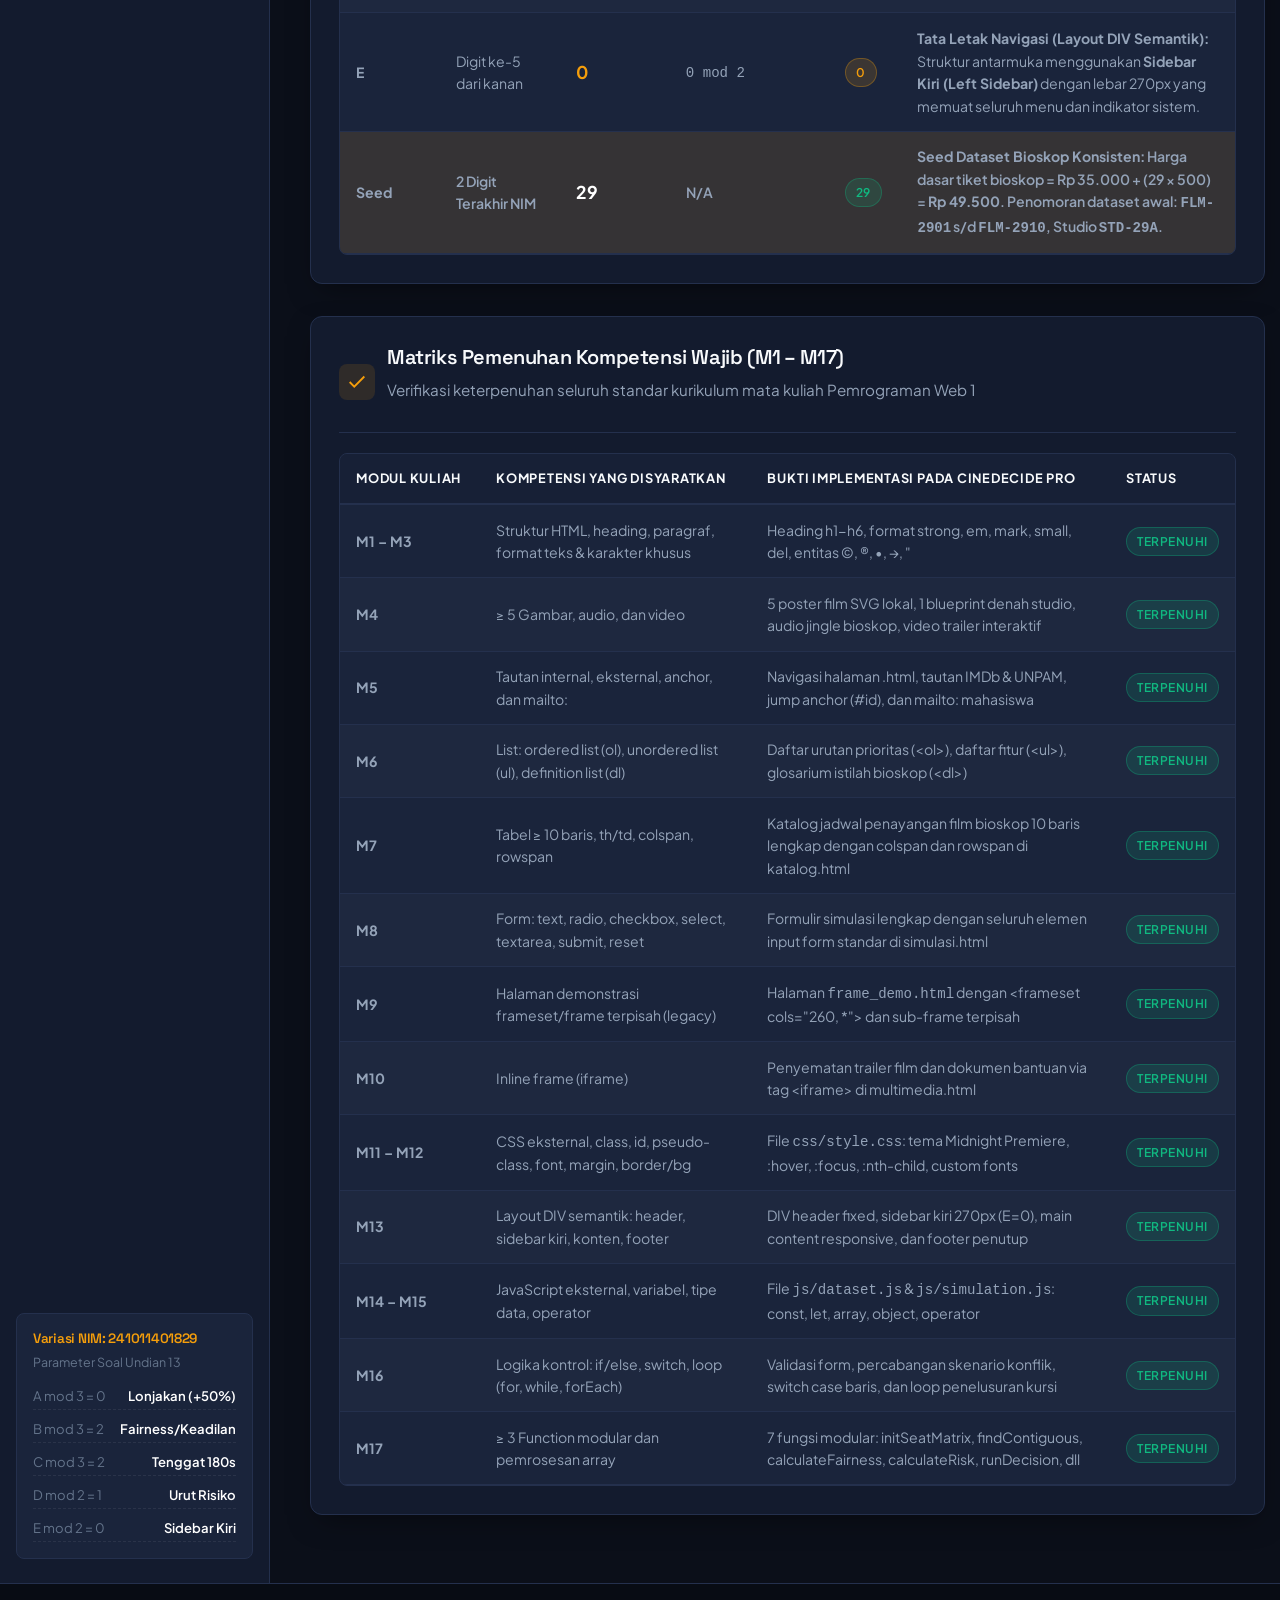
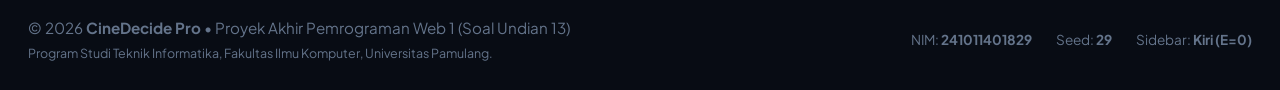
<file: profil.html>
<!DOCTYPE html>
<html lang="id">

<head>
  <meta charset="UTF-8">
  <meta name="viewport" content="width=device-width, initial-scale=1.0">
  <title>Profil &amp; Aturan NIM - CineDecide Pro</title>
  <link rel="stylesheet" href="css/style.css" onerror="this.onerror=null;this.href='style.css';">
  <link rel="icon" type="image/svg+xml" href="assets/images/cinema_logo.svg" onerror="this.onerror=null;this.href='cinema_logo.svg';">
</head>

<body>

  <!-- Header Semantik (M13 Layout DIV) -->
  <header class="main-header">
    <div class="brand-wrapper">
      <div class="brand-logo-icon">C</div>
      <div class="brand-text">
        <h1>CineDecide Pro</h1>
        <span>Sistem Keputusan Bioskop &bull; Soal Undian 13</span>
      </div>
    </div>
    <div class="header-meta">
      <div class="badge-nim">
        <span class="badge-live-pulse"></span>
        NIM: <strong>241011401829</strong>
      </div>
    </div>
  </header>

  <!-- Page Container: Sidebar Kiri (E mod 2 = 0) + Konten -->
  <div class="page-container">

    <!-- Sidebar KIRI (E=0 Wajib) -->
    <aside class="sidebar-left">
      <div>
        <div class="sidebar-section-title">Navigasi Utama</div>
        <nav class="sidebar-nav">
          <ul>
            <li>
              <a href="index.html">
                <svg viewBox="0 0 24 24" fill="none" stroke-width="2" stroke-linecap="round" stroke-linejoin="round">
                  <path d="m3 9 9-7 9 7v11a2 2 0 0 1-2 2H5a2 2 0 0 1-2-2z" />
                  <polyline points="9 22 9 12 15 12 15 22" />
                </svg>
                Beranda
              </a>
            </li>
            <li>
              <a href="profil.html" class="active">
                <svg viewBox="0 0 24 24" fill="none" stroke-width="2" stroke-linecap="round" stroke-linejoin="round">
                  <path d="M19 21v-2a4 4 0 0 0-4-4H9a4 4 0 0 0-4 4v2" />
                  <circle cx="12" cy="7" r="4" />
                </svg>
                Profil &amp; Aturan NIM
              </a>
            </li>
            <li>
              <a href="katalog.html">
                <svg viewBox="0 0 24 24" fill="none" stroke-width="2" stroke-linecap="round" stroke-linejoin="round">
                  <rect width="18" height="18" x="3" y="3" rx="2" />
                  <path d="M3 9h18" />
                  <path d="M9 21V9" />
                </svg>
                Data &amp; Katalog Film
              </a>
            </li>
            <li>
              <a href="multimedia.html">
                <svg viewBox="0 0 24 24" fill="none" stroke-width="2" stroke-linecap="round" stroke-linejoin="round">
                  <polygon points="23 7 16 12 23 17 23 7" />
                  <rect width="14" height="14" x="1" y="5" rx="2" />
                </svg>
                Galeri Multimedia
              </a>
            </li>
            <li>
              <a href="simulasi.html">
                <svg viewBox="0 0 24 24" fill="none" stroke-width="2" stroke-linecap="round" stroke-linejoin="round">
                  <path d="M14.5 2H6a2 2 0 0 0-2 2v16a2 2 0 0 0 2 2h12a2 2 0 0 0 2-2V7.5L14.5 2z" />
                  <polyline points="14 2 14 8 20 8" />
                  <path d="M8 13h8" />
                  <path d="M8 17h8" />
                  <path d="M8 9h2" />
                </svg>
                Form Simulasi
              </a>
            </li>
            <li>
              <a href="evaluasi.html">
                <svg viewBox="0 0 24 24" fill="none" stroke-width="2" stroke-linecap="round" stroke-linejoin="round">
                  <path d="M22 11.08V12a10 10 0 1 1-5.93-9.14" />
                  <polyline points="22 4 12 14.01 9 11.01" />
                </svg>
                Hasil &amp; Evaluasi
              </a>
            </li>
            <li>
              <a href="frame_demo.html">
                <svg viewBox="0 0 24 24" fill="none" stroke-width="2" stroke-linecap="round" stroke-linejoin="round">
                  <rect width="18" height="18" x="3" y="3" rx="2" />
                  <path d="M3 9h18" />
                  <path d="M3 15h18" />
                  <path d="M9 3v18" />
                </svg>
                Demo Frameset (M9)
              </a>
            </li>
          </ul>
        </nav>
      </div>

      <div class="sidebar-info-card">
        <h4>Variasi NIM: 241011401829</h4>
        <p>Parameter Soal Undian 13</p>
        <div class="meta-pill-list">
          <div class="meta-pill"><span>A mod 3 = 0</span><span>Lonjakan (+50%)</span></div>
          <div class="meta-pill"><span>B mod 3 = 2</span><span>Fairness/Keadilan</span></div>
          <div class="meta-pill"><span>C mod 3 = 2</span><span>Tenggat 180s</span></div>
          <div class="meta-pill"><span>D mod 2 = 1</span><span>Urut Risiko</span></div>
          <div class="meta-pill"><span>E mod 2 = 0</span><span>Sidebar Kiri</span></div>
        </div>
      </div>
    </aside>

    <!-- Konten Utama (M13) -->
    <main class="main-content">

      <!-- Profil Mahasiswa Panel -->
      <section class="card-panel highlight-border">
        <div class="panel-header">
          <div class="panel-title-group">
            <div class="icon-box">
              <svg width="22" height="22" viewBox="0 0 24 24" fill="none" stroke="currentColor" stroke-width="2">
                <path d="M20 21v-2a4 4 0 0 0-4-4H8a4 4 0 0 0-4 4v2" />
                <circle cx="12" cy="7" r="4" />
              </svg>
            </div>
            <div>
              <h2>Profil Mahasiswa &amp; Lembar Penugasan</h2>
              <p>Identitas akademik pengembang proyek akhir Pemrograman Web 1 Universitas Pamulang</p>
            </div>
          </div>
          <span class="badge badge-primary">Soal Undian 13</span>
        </div>

        <div class="grid-2">
          <div>
            <table class="data-table">
              <tbody>
                <tr>
                  <th style="width: 170px;">Nama Mahasiswa</th>
                  <td><strong>Andhika Prayogi Teknik Informatika UNPAM</strong></td>
                </tr>
                <tr>
                  <th>Nomor Induk (NIM)</th>
                  <td><mark
                      style="background: rgba(245, 158, 11, 0.2); color: #F59E0B; padding: 2px 6px; border-radius: 4px;"><strong>241011401829</strong></mark>
                  </td>
                </tr>
                <tr>
                  <th>Program Studi</th>
                  <td>Teknik Informatika (S-1)</td>
                </tr>
                <tr>
                  <th>Fakultas</th>
                  <td>Fakultas Ilmu Komputer</td>
                </tr>
                <tr>
                  <th>Perguruan Tinggi</th>
                  <td>Universitas Pamulang (Yayasan Sasmita Jaya)</td>
                </tr>
              </tbody>
            </table>
          </div>

          <div>
            <table class="data-table">
              <tbody>
                <tr>
                  <th style="width: 170px;">Mata Kuliah</th>
                  <td>Pemrograman Web 1</td>
                </tr>
                <tr>
                  <th>Kode Penugasan</th>
                  <td><strong>Proyek Akhir &bull; Soal Undian 13</strong></td>
                </tr>
                <tr>
                  <th>Topik Studi Kasus</th>
                  <td>Sistem Simulasi Keputusan Bidang Bioskop</td>
                </tr>
                <tr>
                  <th>Format Pengumpulan</th>
                  <td><code>241011401829_MahasiswaUNPAM_Soal13.zip</code></td>
                </tr>
                <tr>
                  <th>Target Nilai</th>
                  <td><span class="badge badge-success">Maksimal (100 Poin)</span></td>
                </tr>
              </tbody>
            </table>
          </div>
        </div>
      </section>

      <!-- Rincian Ekstraksi 5-Digit NIM & Kalkulasi Modulo -->
      <section class="card-panel">
        <div class="panel-header">
          <div class="panel-title-group">
            <div class="icon-box">
              <svg width="22" height="22" viewBox="0 0 24 24" fill="none" stroke="currentColor" stroke-width="2">
                <rect width="18" height="18" x="3" y="3" rx="2" />
                <path d="M7 10h10" />
                <path d="M12 7v10" />
              </svg>
            </div>
            <div>
              <h3>Kalkulasi Variasi NIM: 241011401829 (Tentang Proyek)</h3>
              <p>Perhitungan digit dari kanan ke kiri sesuai pedoman resmi lembar soal undian</p>
            </div>
          </div>
        </div>

        <p>
          Berdasarkan instruksi lembar soal, digunakan <strong>5 digit terakhir NIM dari kanan</strong>:
          <br>
          NIM Mahasiswa: <code>2 4 1 0 1 1 4 <strong>0 1 8 2 9</strong></code>
        </p>

        <div class="table-responsive">
          <table class="data-table">
            <thead>
              <tr>
                <th>Variabel</th>
                <th>Posisi Digit</th>
                <th>Nilai Digit</th>
                <th>Operasi Modulo</th>
                <th>Hasil</th>
                <th>Aturan Kasus Bioskop yang Ditetapkan</th>
              </tr>
            </thead>
            <tbody>
              <tr>
                <td><strong>A</strong></td>
                <td>Digit Terakhir (ke-1 dari kanan)</td>
                <td><strong style="color: #F59E0B; font-size: 1.1rem;">9</strong></td>
                <td><code>9 mod 3</code></td>
                <td><span class="badge badge-primary">0</span></td>
                <td>
                  <strong>Lonjakan Permintaan (Kuantitas +50%):</strong>
                  Saat skenario lonjakan diaktifkan, permintaan kursi melonjak +50% (misal pesan 4 kursi &rarr;
                  disimulasikan 6 kursi) untuk menguji ketahanan kapasitas baris studio.
                </td>
              </tr>
              <tr>
                <td><strong>B</strong></td>
                <td>Digit ke-2 dari kanan</td>
                <td><strong style="color: #F59E0B; font-size: 1.1rem;">2</strong></td>
                <td><code>2 mod 3</code></td>
                <td><span class="badge badge-primary">2</span></td>
                <td>
                  <strong>Optimalkan Pemerataan / Keadilan (Fairness):</strong>
                  Sistem wajib menjelaskan alasan urutan keputusan. Algoritma mengutamakan penempatan posisi kursi yang
                  seimbang menuju titik tengah layar (Kolom 4 &amp; 5) dan tidak menumpuk di sisi sayap ekstrim.
                </td>
              </tr>
              <tr>
                <td><strong>C</strong></td>
                <td>Digit ke-3 dari kanan</td>
                <td><strong style="color: #F59E0B; font-size: 1.1rem;">8</strong></td>
                <td><code>8 mod 3</code></td>
                <td><span class="badge badge-primary">2</span></td>
                <td>
                  <strong>Tenggat Lebih Pendek (Holding Time 180 Detik):</strong>
                  Diterapkan sebagai aturan nyata: waktu penahanan kursi (<em>seat holding buffer</em>) diperketat
                  menjadi 3 menit (180 detik) via timer interaktif guna mencegah kursi tertahan di jam padat bioskop.
                </td>
              </tr>
              <tr>
                <td><strong>D</strong></td>
                <td>Digit ke-4 dari kanan</td>
                <td><strong style="color: #F59E0B; font-size: 1.1rem;">1</strong></td>
                <td><code>1 mod 2</code></td>
                <td><span class="badge badge-primary">1</span></td>
                <td>
                  <strong>Urutkan Hasil Menurut Tingkat Risiko (Risk Level):</strong>
                  Alternatif solusi disusun dari risiko terkecil (<em>Low Risk</em>: 10-25%), risiko sedang (<em>Medium
                    Risk</em>: 35-55%), hingga risiko tinggi (<em>High Risk</em>: 65-85%).
                </td>
              </tr>
              <tr>
                <td><strong>E</strong></td>
                <td>Digit ke-5 dari kanan</td>
                <td><strong style="color: #F59E0B; font-size: 1.1rem;">0</strong></td>
                <td><code>0 mod 2</code></td>
                <td><span class="badge badge-primary">0</span></td>
                <td>
                  <strong>Tata Letak Navigasi (Layout DIV Semantik):</strong>
                  Struktur antarmuka menggunakan <strong>Sidebar Kiri (Left Sidebar)</strong> dengan lebar 270px yang
                  memuat seluruh menu dan indikator sistem.
                </td>
              </tr>
              <tr class="row-highlight">
                <td><strong>Seed</strong></td>
                <td>2 Digit Terakhir NIM</td>
                <td><strong style="color: #FFF; font-size: 1.1rem;">29</strong></td>
                <td>N/A</td>
                <td><span class="badge badge-success">29</span></td>
                <td>
                  <strong>Seed Dataset Bioskop Konsisten:</strong>
                  Harga dasar tiket bioskop = Rp 35.000 + (29 &times; 500) = <strong>Rp 49.500</strong>.
                  Penomoran dataset awal: <code>FLM-2901</code> s/d <code>FLM-2910</code>, Studio <code>STD-29A</code>.
                </td>
              </tr>
            </tbody>
          </table>
        </div>
      </section>

      <!-- Checklist Pemenuhan Kompetensi Akademik (M1 - M17) -->
      <section class="card-panel">
        <div class="panel-header">
          <div class="panel-title-group">
            <div class="icon-box">
              <svg width="22" height="22" viewBox="0 0 24 24" fill="none" stroke="currentColor" stroke-width="2">
                <polyline points="20 6 9 17 4 12" />
              </svg>
            </div>
            <div>
              <h3>Matriks Pemenuhan Kompetensi Wajib (M1 &ndash; M17)</h3>
              <p>Verifikasi keterpenuhan seluruh standar kurikulum mata kuliah Pemrograman Web 1</p>
            </div>
          </div>
        </div>

        <div class="table-responsive">
          <table class="data-table">
            <thead>
              <tr>
                <th style="width: 140px;">Modul Kuliah</th>
                <th>Kompetensi yang Disyaratkan</th>
                <th>Bukti Implementasi pada CineDecide Pro</th>
                <th style="width: 110px;">Status</th>
              </tr>
            </thead>
            <tbody>
              <tr>
                <td><strong>M1 &ndash; M3</strong></td>
                <td>Struktur HTML, heading, paragraf, format teks &amp; karakter khusus</td>
                <td>Heading h1-h6, format strong, em, mark, small, del, entitas &copy;, &reg;, &bull;, &rarr;, &quot;
                </td>
                <td><span class="badge badge-success">Terpenuhi</span></td>
              </tr>
              <tr>
                <td><strong>M4</strong></td>
                <td>&ge; 5 Gambar, audio, dan video</td>
                <td>5 poster film SVG lokal, 1 blueprint denah studio, audio jingle bioskop, video trailer interaktif
                </td>
                <td><span class="badge badge-success">Terpenuhi</span></td>
              </tr>
              <tr>
                <td><strong>M5</strong></td>
                <td>Tautan internal, eksternal, anchor, dan mailto:</td>
                <td>Navigasi halaman .html, tautan IMDb &amp; UNPAM, jump anchor (#id), dan mailto: mahasiswa</td>
                <td><span class="badge badge-success">Terpenuhi</span></td>
              </tr>
              <tr>
                <td><strong>M6</strong></td>
                <td>List: ordered list (ol), unordered list (ul), definition list (dl)</td>
                <td>Daftar urutan prioritas (&lt;ol&gt;), daftar fitur (&lt;ul&gt;), glosarium istilah bioskop
                  (&lt;dl&gt;)</td>
                <td><span class="badge badge-success">Terpenuhi</span></td>
              </tr>
              <tr>
                <td><strong>M7</strong></td>
                <td>Tabel &ge; 10 baris, th/td, colspan, rowspan</td>
                <td>Katalog jadwal penayangan film bioskop 10 baris lengkap dengan colspan dan rowspan di katalog.html
                </td>
                <td><span class="badge badge-success">Terpenuhi</span></td>
              </tr>
              <tr>
                <td><strong>M8</strong></td>
                <td>Form: text, radio, checkbox, select, textarea, submit, reset</td>
                <td>Formulir simulasi lengkap dengan seluruh elemen input form standar di simulasi.html</td>
                <td><span class="badge badge-success">Terpenuhi</span></td>
              </tr>
              <tr>
                <td><strong>M9</strong></td>
                <td>Halaman demonstrasi frameset/frame terpisah (legacy)</td>
                <td>Halaman <code>frame_demo.html</code> dengan &lt;frameset cols="260, *"&gt; dan sub-frame terpisah
                </td>
                <td><span class="badge badge-success">Terpenuhi</span></td>
              </tr>
              <tr>
                <td><strong>M10</strong></td>
                <td>Inline frame (iframe)</td>
                <td>Penyematan trailer film dan dokumen bantuan via tag &lt;iframe&gt; di multimedia.html</td>
                <td><span class="badge badge-success">Terpenuhi</span></td>
              </tr>
              <tr>
                <td><strong>M11 &ndash; M12</strong></td>
                <td>CSS eksternal, class, id, pseudo-class, font, margin, border/bg</td>
                <td>File <code>css/style.css</code>: tema Midnight Premiere, :hover, :focus, :nth-child, custom fonts
                </td>
                <td><span class="badge badge-success">Terpenuhi</span></td>
              </tr>
              <tr>
                <td><strong>M13</strong></td>
                <td>Layout DIV semantik: header, sidebar kiri, konten, footer</td>
                <td>DIV header fixed, sidebar kiri 270px (E=0), main content responsive, dan footer penutup</td>
                <td><span class="badge badge-success">Terpenuhi</span></td>
              </tr>
              <tr>
                <td><strong>M14 &ndash; M15</strong></td>
                <td>JavaScript eksternal, variabel, tipe data, operator</td>
                <td>File <code>js/dataset.js</code> &amp; <code>js/simulation.js</code>: const, let, array, object,
                  operator</td>
                <td><span class="badge badge-success">Terpenuhi</span></td>
              </tr>
              <tr>
                <td><strong>M16</strong></td>
                <td>Logika kontrol: if/else, switch, loop (for, while, forEach)</td>
                <td>Validasi form, percabangan skenario konflik, switch case baris, dan loop penelusuran kursi</td>
                <td><span class="badge badge-success">Terpenuhi</span></td>
              </tr>
              <tr>
                <td><strong>M17</strong></td>
                <td>&ge; 3 Function modular dan pemrosesan array</td>
                <td>7 fungsi modular: initSeatMatrix, findContiguous, calculateFairness, calculateRisk, runDecision, dll
                </td>
                <td><span class="badge badge-success">Terpenuhi</span></td>
              </tr>
            </tbody>
          </table>
        </div>
      </section>

    </main>
  </div>

  <!-- Footer Semantik (M13) -->
  <footer class="main-footer">
    <div class="footer-inner">
      <div class="footer-left">
        <p>&copy; 2026 <strong>CineDecide Pro</strong> &bull; Proyek Akhir Pemrograman Web 1 (Soal Undian 13)</p>
        <p style="font-size: 0.78rem; margin-top: 0.2rem;">Program Studi Teknik Informatika, Fakultas Ilmu Komputer,
          Universitas Pamulang.</p>
      </div>
      <div class="footer-right">
        <span>NIM: <strong>241011401829</strong></span>
        <span>Seed: <strong>29</strong></span>
        <span>Sidebar: <strong>Kiri (E=0)</strong></span>
      </div>
    </div>
  </footer>

</body>

</html>
</file>
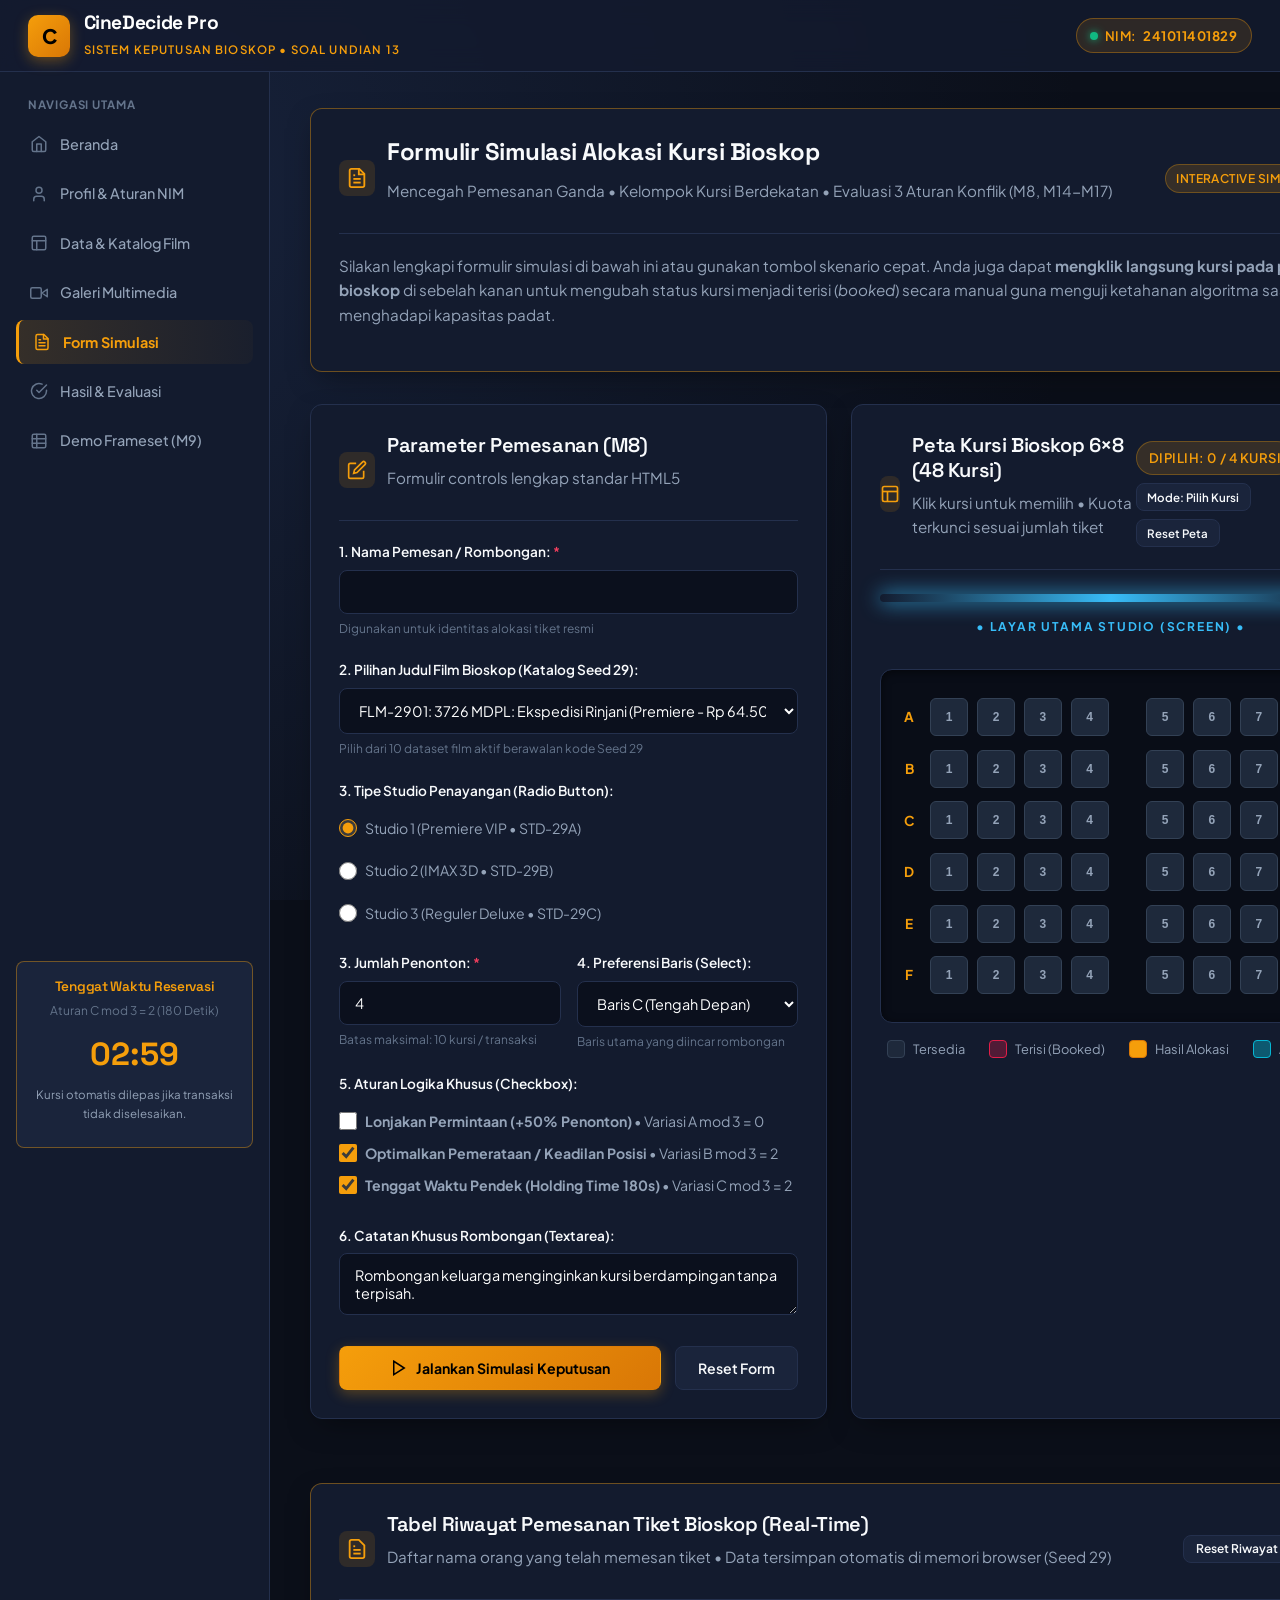
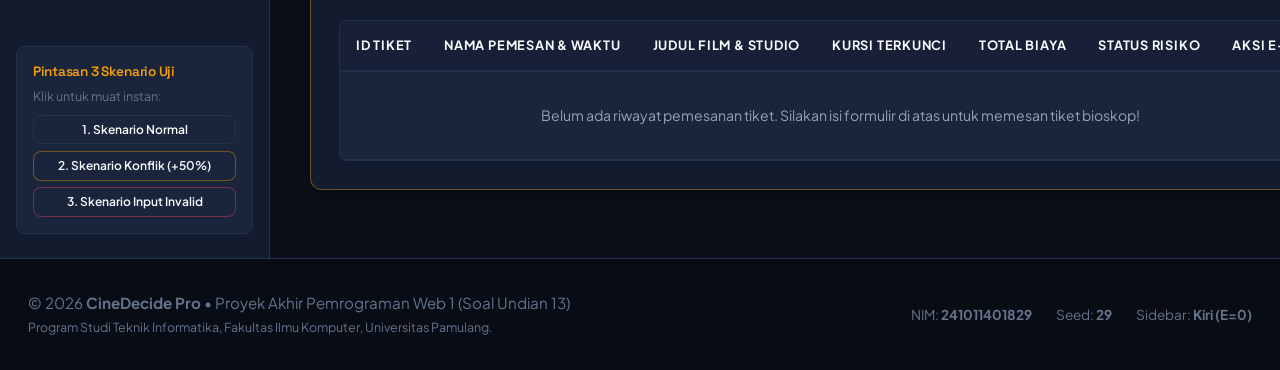
<file: simulasi.html>
<!DOCTYPE html>
<html lang="id">
<head>
  <meta charset="UTF-8">
  <meta name="viewport" content="width=device-width, initial-scale=1.0">
  <title>Form Simulasi Keputusan Bioskop - CineDecide Pro</title>
  <link rel="stylesheet" href="css/style.css" onerror="this.onerror=null;this.href='style.css';">
  <link rel="icon" type="image/svg+xml" href="assets/images/cinema_logo.svg" onerror="this.onerror=null;this.href='cinema_logo.svg';">
</head>
<body>

  <!-- Header Semantik (M13 Layout DIV) -->
  <header class="main-header">
    <div class="brand-wrapper">
      <div class="brand-logo-icon">C</div>
      <div class="brand-text">
        <h1>CineDecide Pro</h1>
        <span>Sistem Keputusan Bioskop &bull; Soal Undian 13</span>
      </div>
    </div>
    <div class="header-meta">
      <div class="badge-nim">
        <span class="badge-live-pulse"></span>
        NIM: <strong>241011401829</strong>
      </div>
    </div>
  </header>

  <!-- Page Container: Sidebar Kiri (E=0) + Main Content -->
  <div class="page-container">
    
    <!-- Sidebar KIRI (E=0 Wajib) -->
    <aside class="sidebar-left">
      <div>
        <div class="sidebar-section-title">Navigasi Utama</div>
        <nav class="sidebar-nav">
          <ul>
            <li>
              <a href="index.html">
                <svg viewBox="0 0 24 24" fill="none" stroke-width="2" stroke-linecap="round" stroke-linejoin="round"><path d="m3 9 9-7 9 7v11a2 2 0 0 1-2 2H5a2 2 0 0 1-2-2z"/><polyline points="9 22 9 12 15 12 15 22"/></svg>
                Beranda
              </a>
            </li>
            <li>
              <a href="profil.html">
                <svg viewBox="0 0 24 24" fill="none" stroke-width="2" stroke-linecap="round" stroke-linejoin="round"><path d="M19 21v-2a4 4 0 0 0-4-4H9a4 4 0 0 0-4 4v2"/><circle cx="12" cy="7" r="4"/></svg>
                Profil &amp; Aturan NIM
              </a>
            </li>
            <li>
              <a href="katalog.html">
                <svg viewBox="0 0 24 24" fill="none" stroke-width="2" stroke-linecap="round" stroke-linejoin="round"><rect width="18" height="18" x="3" y="3" rx="2"/><path d="M3 9h18"/><path d="M9 21V9"/></svg>
                Data &amp; Katalog Film
              </a>
            </li>
            <li>
              <a href="multimedia.html">
                <svg viewBox="0 0 24 24" fill="none" stroke-width="2" stroke-linecap="round" stroke-linejoin="round"><polygon points="23 7 16 12 23 17 23 7"/><rect width="14" height="14" x="1" y="5" rx="2"/></svg>
                Galeri Multimedia
              </a>
            </li>
            <li>
              <a href="simulasi.html" class="active">
                <svg viewBox="0 0 24 24" fill="none" stroke-width="2" stroke-linecap="round" stroke-linejoin="round"><path d="M14.5 2H6a2 2 0 0 0-2 2v16a2 2 0 0 0 2 2h12a2 2 0 0 0 2-2V7.5L14.5 2z"/><polyline points="14 2 14 8 20 8"/><path d="M8 13h8"/><path d="M8 17h8"/><path d="M8 9h2"/></svg>
                Form Simulasi
              </a>
            </li>
            <li>
              <a href="evaluasi.html">
                <svg viewBox="0 0 24 24" fill="none" stroke-width="2" stroke-linecap="round" stroke-linejoin="round"><path d="M22 11.08V12a10 10 0 1 1-5.93-9.14"/><polyline points="22 4 12 14.01 9 11.01"/></svg>
                Hasil &amp; Evaluasi
              </a>
            </li>
            <li>
              <a href="frame_demo.html">
                <svg viewBox="0 0 24 24" fill="none" stroke-width="2" stroke-linecap="round" stroke-linejoin="round"><rect width="18" height="18" x="3" y="3" rx="2"/><path d="M3 9h18"/><path d="M3 15h18"/><path d="M9 3v18"/></svg>
                Demo Frameset (M9)
              </a>
            </li>
          </ul>
        </nav>
      </div>

      <!-- Countdown Timer Box (C mod 3 = 2) -->
      <div class="sidebar-info-card" style="border-color: rgba(245, 158, 11, 0.4); text-align: center;">
        <h4>Tenggat Waktu Reservasi</h4>
        <p style="font-size: 0.75rem;">Aturan C mod 3 = 2 (180 Detik)</p>
        <div id="holdingCountdownTimer" style="font-family: 'Space Grotesk', sans-serif; font-size: 2rem; font-weight: 700; color: #F59E0B; margin: 0.4rem 0;">
          03:00
        </div>
        <p style="font-size: 0.72rem; color: #94A3B8;">Kursi otomatis dilepas jika transaksi tidak diselesaikan.</p>
      </div>

      <div class="sidebar-info-card">
        <h4>Pintasan 3 Skenario Uji</h4>
        <p>Klik untuk muat instan:</p>
        <div style="display: flex; flex-direction: column; gap: 0.4rem;">
          <button type="button" id="btnPresetNormal" class="btn btn-secondary" style="padding: 0.4rem; font-size: 0.75rem;">
            1. Skenario Normal
          </button>
          <button type="button" id="btnPresetConflict" class="btn btn-secondary" style="padding: 0.4rem; font-size: 0.75rem; border-color: rgba(245, 158, 11, 0.4);">
            2. Skenario Konflik (+50%)
          </button>
          <button type="button" id="btnPresetInvalid" class="btn btn-secondary" style="padding: 0.4rem; font-size: 0.75rem; border-color: rgba(244, 63, 94, 0.4);">
            3. Skenario Input Invalid
          </button>
        </div>
      </div>
    </aside>

    <!-- Konten Utama (M13) -->
    <main class="main-content">
      
      <!-- Panel Header Simulasi -->
      <section class="card-panel highlight-border">
        <div class="panel-header">
          <div class="panel-title-group">
            <div class="icon-box">
              <svg width="22" height="22" viewBox="0 0 24 24" fill="none" stroke="currentColor" stroke-width="2"><path d="M14.5 2H6a2 2 0 0 0-2 2v16a2 2 0 0 0 2 2h12a2 2 0 0 0 2-2V7.5L14.5 2z"/><polyline points="14 2 14 8 20 8"/><path d="M8 13h8"/><path d="M8 17h8"/><path d="M8 9h2"/></svg>
            </div>
            <div>
              <h2>Formulir Simulasi Alokasi Kursi Bioskop</h2>
              <p>Mencegah Pemesanan Ganda &bull; Kelompok Kursi Berdekatan &bull; Evaluasi 3 Aturan Konflik (M8, M14-M17)</p>
            </div>
          </div>
          <span class="badge badge-primary">Interactive Simulator</span>
        </div>

        <p>
          Silakan lengkapi formulir simulasi di bawah ini atau gunakan tombol skenario cepat. Anda juga dapat 
          <strong>mengklik langsung kursi pada peta bioskop</strong> di sebelah kanan untuk mengubah status kursi menjadi terisi (<em>booked</em>) 
          secara manual guna menguji ketahanan algoritma saat menghadapi kapasitas padat.
        </p>
      </section>

      <!-- Layout 2 Kolom: Kiri Formulir (M8), Kanan Peta Kursi 6x8 -->
      <div class="grid-2">
        
        <!-- KOLOM KIRI: FORMULIR INPUT LENGKAP (M8) -->
        <section class="card-panel">
          <div class="panel-header">
            <div class="panel-title-group">
              <div class="icon-box">
                <svg width="20" height="20" viewBox="0 0 24 24" fill="none" stroke="currentColor" stroke-width="2"><path d="M11 4H4a2 2 0 0 0-2 2v14a2 2 0 0 0 2 2h14a2 2 0 0 0 2-2v-7"/><path d="M18.5 2.5a2.121 2.121 0 0 1 3 3L12 15l-4 1 1-4 9.5-9.5z"/></svg>
              </div>
              <div>
                <h3>Parameter Pemesanan (M8)</h3>
                <p>Formulir controls lengkap standar HTML5</p>
              </div>
            </div>
          </div>

          <form id="simulationForm" onsubmit="event.preventDefault();">
            
            <!-- 1. Text Input: Nama Pemesan -->
            <div class="form-group">
              <label class="form-label" for="customerName">
                1. Nama Pemesan / Rombongan: <span style="color: #F43F5E;">*</span>
              </label>
              <input type="text" id="customerName" name="customerName" class="form-control" placeholder=" " required value=" ">
              <span class="form-hint">Digunakan untuk identitas alokasi tiket resmi</span>
            </div>

            <!-- 1B. Dropdown Pilihan Film Bioskop (Seed 29) -->
            <div class="form-group">
              <label class="form-label" for="movieSelect">
                2. Pilihan Judul Film Bioskop (Katalog Seed 29):
              </label>
              <select id="movieSelect" name="movieSelect" class="form-select">
                <option value="FLM-2901" data-title="3726 MDPL: Ekspedisi Rinjani" data-studio="Studio 1 (Premiere VIP)" data-price="64500" selected>FLM-2901: 3726 MDPL: Ekspedisi Rinjani (Premiere - Rp 64.500)</option>
                <option value="FLM-2902" data-title="Bila Esok Ibu Tiada" data-studio="Studio 3 (Reguler Deluxe)" data-price="49500">FLM-2902: Bila Esok Ibu Tiada (Reguler - Rp 49.500)</option>
                <option value="FLM-2903" data-title="Gladiator II" data-studio="Studio 2 (IMAX Laser 3D)" data-price="69500">FLM-2903: Gladiator II (IMAX 3D - Rp 69.500)</option>
                <option value="FLM-2904" data-title="Kang Mak from Pee Mak" data-studio="Studio 1 (Premiere VIP)" data-price="64500">FLM-2904: Kang Mak from Pee Mak (Premiere - Rp 64.500)</option>
                <option value="FLM-2905" data-title="Lembayung: Poliklinik Angker" data-studio="Studio 2 (IMAX Laser 2D)" data-price="69500">FLM-2905: Lembayung: Poliklinik Angker (IMAX 2D - Rp 69.500)</option>
                <option value="FLM-2906" data-title="Moana 2: The Ocean Journey" data-studio="Studio 3 (Reguler Deluxe)" data-price="49500">FLM-2906: Moana 2 (Reguler - Rp 49.500)</option>
                <option value="FLM-2907" data-title="Wicked: Defying Gravity" data-studio="Studio 2 (IMAX 70mm)" data-price="74500">FLM-2907: Wicked: Defying Gravity (IMAX 70mm - Rp 74.500)</option>
                <option value="FLM-2908" data-title="Santet Segoro Pitu" data-studio="Studio 3 (Reguler Deluxe)" data-price="49500">FLM-2908: Santet Segoro Pitu (Reguler - Rp 49.500)</option>
                <option value="FLM-2909" data-title="Sekawan Limo: Mitos Madyopuro" data-studio="Studio 1 (Premiere VIP)" data-price="64500">FLM-2909: Sekawan Limo (Premiere - Rp 64.500)</option>
                <option value="FLM-2910" data-title="Petaka Gunung Gede" data-studio="Studio 3 (Digital 3D)" data-price="54500">FLM-2910: Petaka Gunung Gede (Digital 3D - Rp 54.500)</option>
              </select>
              <span class="form-hint">Pilih dari 10 dataset film aktif berawalan kode Seed 29</span>
            </div>

            <!-- 2. Radio Button: Pilihan Studio -->
            <div class="form-group">
              <label class="form-label">3. Tipe Studio Penayangan (Radio Button):</label>
              <div class="radio-group">
                <label class="custom-option">
                  <input type="radio" name="studioType" value="STD-29A" checked>
                  <span>Studio 1 (Premiere VIP &bull; STD-29A)</span>
                </label>
                <label class="custom-option">
                  <input type="radio" name="studioType" value="STD-29B">
                  <span>Studio 2 (IMAX 3D &bull; STD-29B)</span>
                </label>
                <label class="custom-option">
                  <input type="radio" name="studioType" value="STD-29C">
                  <span>Studio 3 (Reguler Deluxe &bull; STD-29C)</span>
                </label>
              </div>
            </div>

            <!-- 3. Number Input & Select Dropdown: Jumlah & Preferensi Baris -->
            <div class="grid-2" style="gap: 1rem;">
              <div class="form-group">
                <label class="form-label" for="ticketCount">
                  3. Jumlah Penonton: <span style="color: #F43F5E;">*</span>
                </label>
                <input type="number" id="ticketCount" name="ticketCount" class="form-control" min="1" max="10" value="4" required>
                <span class="form-hint">Batas maksimal: 10 kursi / transaksi</span>
              </div>

              <div class="form-group">
                <label class="form-label" for="preferredRow">
                  4. Preferensi Baris (Select):
                </label>
                <select id="preferredRow" name="preferredRow" class="form-select">
                  <option value="A">Baris A (Paling Dekat Layar)</option>
                  <option value="B">Baris B (Depan)</option>
                  <option value="C" selected>Baris C (Tengah Depan)</option>
                  <option value="D">Baris D (Baris Emas / Sweet Spot VIP)</option>
                  <option value="E">Baris E (Tengah Belakang)</option>
                  <option value="F">Baris F (Paling Belakang)</option>
                </select>
                <span class="form-hint">Baris utama yang diincar rombongan</span>
              </div>
            </div>

            <!-- 4. Checkbox Group: 3 Aturan Khusus Variasi NIM -->
            <div class="form-group">
              <label class="form-label">5. Aturan Logika Khusus (Checkbox):</label>
              <div class="checkbox-group" style="flex-direction: column; align-items: flex-start; gap: 0.6rem;">
                <label class="custom-option">
                  <input type="checkbox" id="enableSurge" name="enableSurge">
                  <span><strong>Lonjakan Permintaan (+50% Penonton)</strong> &bull; Variasi A mod 3 = 0</span>
                </label>
                <label class="custom-option">
                  <input type="checkbox" id="enableFairness" name="enableFairness" checked>
                  <span><strong>Optimalkan Pemerataan / Keadilan Posisi</strong> &bull; Variasi B mod 3 = 2</span>
                </label>
                <label class="custom-option">
                  <input type="checkbox" id="enableStrictTimeout" name="enableStrictTimeout" checked>
                  <span><strong>Tenggat Waktu Pendek (Holding Time 180s)</strong> &bull; Variasi C mod 3 = 2</span>
                </label>
              </div>
            </div>

            <!-- 5. Textarea: Catatan Khusus Penonton -->
            <div class="form-group">
              <label class="form-label" for="bookingNotes">6. Catatan Khusus Rombongan (Textarea):</label>
              <textarea id="bookingNotes" name="bookingNotes" class="form-textarea" rows="2" placeholder="Catatan preferensi tambahan (misal: membawa lansia, ingin dekat lorong jalan)...">Rombongan keluarga menginginkan kursi berdampingan tanpa terpisah.</textarea>
            </div>

            <!-- 6. Tombol Submit & Reset (M8) -->
            <div class="btn-row">
              <button type="submit" id="btnSubmitSimulation" class="btn btn-primary" style="flex: 1;">
                <svg width="18" height="18" viewBox="0 0 24 24" fill="none" stroke="currentColor" stroke-width="2"><polygon points="5 3 19 12 5 21 5 3"/></svg>
                Jalankan Simulasi Keputusan
              </button>
              <button type="reset" id="btnResetSimulation" class="btn btn-secondary">
                Reset Form
              </button>
            </div>

          </form>
        </section>

        <!-- KOLOM KANAN: PETA VISUAL KURSI BIOSKOP 6x8 -->
        <section class="card-panel">
          <div class="panel-header">
            <div class="panel-title-group">
              <div class="icon-box">
                <svg width="20" height="20" viewBox="0 0 24 24" fill="none" stroke="currentColor" stroke-width="2"><rect width="18" height="18" x="3" y="3" rx="2"/><path d="M3 9h18"/><path d="M9 21V9"/></svg>
              </div>
              <div>
                <h3>Peta Kursi Bioskop 6&times;8 (48 Kursi)</h3>
                <p>Klik kursi untuk memilih &bull; Kuota terkunci sesuai jumlah tiket</p>
              </div>
            </div>
            <div style="display: flex; align-items: center; gap: 0.5rem; flex-wrap: wrap;">
              <span id="seatSelectionCounter" class="badge badge-primary" style="font-size: 0.82rem; padding: 0.35rem 0.75rem;">
                Dipilih: 0 / 4 Kursi
              </span>
              <button type="button" id="btnToggleMode" class="btn btn-secondary" style="padding: 0.35rem 0.65rem; font-size: 0.72rem;" title="Klik untuk beralih mode simulasi dosen">
                Mode: Pilih Kursi
              </button>
              <button type="button" id="btnClearSeats" class="btn btn-secondary" style="padding: 0.35rem 0.65rem; font-size: 0.72rem;">
                Reset Peta
              </button>
            </div>
          </div>

          <!-- Layar Bioskop Curved -->
          <div class="cinema-screen-container">
            <div class="screen-bar"></div>
            <span class="screen-label">&bull; LAYAR UTAMA STUDIO (SCREEN) &bull;</span>
          </div>

          <!-- Container Grid Kursi Dinamis -->
          <div id="seatMapGrid" class="seat-grid-wrapper">
            <!-- Kursi di-generate secara dinamis oleh js/simulation.js -->
          </div>

          <!-- Legenda Warna Kursi -->
          <div class="seat-legend">
            <div class="legend-item">
              <div class="legend-sample" style="background: var(--seat-avail); border: 1px solid #334155;"></div>
              <span>Tersedia</span>
            </div>
            <div class="legend-item">
              <div class="legend-sample" style="background: rgba(225, 29, 72, 0.3); border: 1px solid #E11D48;"></div>
              <span>Terisi (Booked)</span>
            </div>
            <div class="legend-item">
              <div class="legend-sample" style="background: var(--accent-gold); border: 1px solid #D97706;"></div>
              <span>Hasil Alokasi</span>
            </div>
            <div class="legend-item">
              <div class="legend-sample" style="background: rgba(6, 182, 212, 0.4); border: 1px solid #06B6D4;"></div>
              <span>Alternatif</span>
            </div>
          </div>
        </section>

      </div>

      <!-- Live Quick Decision Summary Banner -->
      <section id="quickResultSection" class="card-panel highlight-border" style="display: none; margin-top: 1.5rem;">
        <div class="panel-header">
          <div class="panel-title-group">
            <div class="icon-box">
              <svg width="22" height="22" viewBox="0 0 24 24" fill="none" stroke="currentColor" stroke-width="2"><polyline points="20 6 9 17 4 12"/></svg>
            </div>
            <div>
              <h3>Ringkasan Keputusan Alokasi Sistem</h3>
              <p>Hasil evaluasi in-memory real-time</p>
            </div>
          </div>
          <span id="resultScenarioBadge" class="badge badge-success">Status: Normal</span>
        </div>

        <div id="quickResultContent">
          <!-- Diisi otomatis oleh JavaScript -->
        </div>

        <div class="btn-row" style="margin-top: 1.25rem;">
          <button type="button" id="btnConfirmAndTicket" class="btn btn-primary">
            <svg width="18" height="18" viewBox="0 0 24 24" fill="none" stroke="currentColor" stroke-width="2"><path d="M14 2H6a2 2 0 0 0-2 2v16a2 2 0 0 0 2 2h12a2 2 0 0 0 2-2V8z"/><polyline points="14 2 14 8 20 8"/></svg>
            Konfirmasi Pesanan &amp; Cetak E-Tiket
          </button>
          <a href="evaluasi.html" class="btn btn-secondary">
            Lihat Analisis Alternatif Lengkap &amp; Evaluasi Risiko &rarr;
          </a>
        </div>
      </section>

      <!-- TABEL RIWAYAT TRANSAKSI PEMESANAN (ORDER HISTORY) -->
      <section class="card-panel highlight-border" style="margin-top: 2rem;">
        <div class="panel-header">
          <div class="panel-title-group">
            <div class="icon-box">
              <svg width="22" height="22" viewBox="0 0 24 24" fill="none" stroke="currentColor" stroke-width="2"><path d="M14 2H6a2 2 0 0 0-2 2v16a2 2 0 0 0 2 2h12a2 2 0 0 0 2-2V8z"/><line x1="16" y1="13" x2="8" y2="13"/><line x1="16" y1="17" x2="8" y2="17"/><polyline points="10 9 9 9 8 9"/></svg>
            </div>
            <div>
              <h3>Tabel Riwayat Pemesanan Tiket Bioskop (Real-Time)</h3>
              <p>Daftar nama orang yang telah memesan tiket &bull; Data tersimpan otomatis di memori browser (Seed 29)</p>
            </div>
          </div>
          <button type="button" id="btnResetHistory" class="btn btn-secondary" style="padding: 0.35rem 0.75rem; font-size: 0.75rem;">
            Reset Riwayat Pesanan
          </button>
        </div>

        <div class="table-responsive">
          <table class="data-table">
            <thead>
              <tr>
                <th style="width: 100px;">ID Tiket</th>
                <th>Nama Pemesan &amp; Waktu</th>
                <th>Judul Film &amp; Studio</th>
                <th style="width: 130px;">Kursi Terkunci</th>
                <th style="width: 120px;">Total Biaya</th>
                <th style="width: 110px;">Status Risiko</th>
                <th style="width: 140px; text-align: center;">Aksi E-Tiket</th>
              </tr>
            </thead>
            <tbody id="orderHistoryTableBody">
              <!-- Baris riwayat dirender secara dinamis oleh js/simulation.js -->
            </tbody>
          </table>
        </div>
      </section>

    </main>
  </div>

  <!-- Footer Semantik (M13) -->
  <footer class="main-footer">
    <div class="footer-inner">
      <div class="footer-left">
        <p>&copy; 2026 <strong>CineDecide Pro</strong> &bull; Proyek Akhir Pemrograman Web 1 (Soal Undian 13)</p>
        <p style="font-size: 0.78rem; margin-top: 0.2rem;">Program Studi Teknik Informatika, Fakultas Ilmu Komputer, Universitas Pamulang.</p>
      </div>
      <div class="footer-right">
        <span>NIM: <strong>241011401829</strong></span>
        <span>Seed: <strong>29</strong></span>
        <span>Sidebar: <strong>Kiri (E=0)</strong></span>
      </div>
    </div>
  </footer>

  <script src="js/dataset.js" onerror="this.onerror=null;this.src='dataset.js';"></script>
  <script src="js/simulation.js" onerror="this.onerror=null;this.src='simulation.js';"></script>
  <script>
    // State Mode Interaktif: false = Mode Pemesan (Pilih Kursi Emas), true = Mode Dosen (Tandai Merah)
    let isDosenOccupyMode = false;
    let currentLastResult = null;

    // Fungsi Update Badge Counter Kuota Kursi Real-Time
    function updateSeatSelectionBadge() {
      const ticketCountInput = document.getElementById("ticketCount");
      const targetCount = parseInt(ticketCountInput ? ticketCountInput.value : 4, 10) || 1;
      const counterBadge = document.getElementById("seatSelectionCounter");
      if (!counterBadge) return;

      if (isDosenOccupyMode) {
        counterBadge.className = "badge badge-danger";
        counterBadge.textContent = `Mode Dosen: ${occupiedSeats.size} Kursi Terisi`;
      } else {
        const currentSelected = selectedSeats.size;
        if (currentSelected === targetCount) {
          counterBadge.className = "badge badge-success";
          counterBadge.textContent = `Lengkap: ${currentSelected} / ${targetCount} Kursi Terpilih`;
        } else if (currentSelected > targetCount) {
          counterBadge.className = "badge badge-danger";
          counterBadge.textContent = `Kelebihan: ${currentSelected} / ${targetCount} Kursi`;
        } else {
          counterBadge.className = "badge badge-primary";
          counterBadge.textContent = `Dipilih: ${currentSelected} / ${targetCount} Kursi`;
        }
      }
    }

    // Callback Interaktif: Klik Kursi pada Denah 6x8
    function handleSeatClick(seatCode) {
      if (isDosenOccupyMode) {
        // Mode Dosen: Simulasi Kursi Terisi / Booked (Merah)
        if (occupiedSeats.has(seatCode)) {
          occupiedSeats.delete(seatCode);
          showToast(`Kursi ${seatCode} diubah menjadi TERSEDIA.`, "info");
        } else {
          occupiedSeats.add(seatCode);
          selectedSeats.delete(seatCode);
          showToast(`Kursi ${seatCode} ditandai TERISI (Booked) untuk simulasi.`, "warning");
        }
        sessionStorage.setItem("cine_occupied_seats", JSON.stringify(Array.from(occupiedSeats)));
        initSeatMatrix(Array.from(occupiedSeats));
        updateSeatSelectionBadge();
        renderSeatGrid("seatMapGrid", handleSeatClick, true);
        return;
      }

      // Mode Pemesan (Default):
      // 1. Cek apakah kursi sudah terisi orang lain (Merah)
      if (occupiedSeats.has(seatCode)) {
        showToast(`Kursi ${seatCode} sudah terisi (booked) oleh penonton lain!`, "error");
        return;
      }

      // 2. Cek apakah kursi sudah dipilih sebelumnya (Emas) -> batalkan pilihan
      if (selectedSeats.has(seatCode)) {
        selectedSeats.delete(seatCode);
        const ticketCount = parseInt(document.getElementById("ticketCount").value, 10) || 1;
        showToast(`Kursi ${seatCode} dibatalkan (${selectedSeats.size} dari ${ticketCount} kursi).`, "info");
        updateSeatSelectionBadge();
        renderSeatGrid("seatMapGrid", handleSeatClick);
        return;
      }

      // 3. Cek batas kuota pemilihan (Sesuai Jumlah Penonton di Form)
      const ticketCount = parseInt(document.getElementById("ticketCount").value, 10) || 1;
      if (selectedSeats.size >= ticketCount) {
        showToast(`Batas kuota tercapai! Jumlah penonton adalah ${ticketCount}, Anda hanya dapat memilih maksimal ${ticketCount} kursi.`, "warning");
        return;
      }

      // 4. Tambahkan ke kursi terpilih (Emas)
      selectedSeats.add(seatCode);
      showToast(`Kursi ${seatCode} berhasil dipilih (${selectedSeats.size} dari ${ticketCount} kursi).`, "success");
      updateSeatSelectionBadge();
      renderSeatGrid("seatMapGrid", handleSeatClick);
    }

    document.addEventListener("DOMContentLoaded", () => {
      // Inisialisasi Riwayat Pesanan
      initOrderHistory();
      renderOrderHistoryTable("orderHistoryTableBody");

      // Sinkronkan kursi terisi hanya dari transaksi resmi yang ada di riwayat
      const activeBookedFromOrders = [];
      orderHistory.forEach(o => {
        if (o.seats && Array.isArray(o.seats)) {
          activeBookedFromOrders.push(...o.seats);
        }
      });
      // Bersihkan sisa klik kursi merah uji coba lama, hanya gunakan kursi dari tiket resmi
      occupiedSeats = new Set(activeBookedFromOrders);
      sessionStorage.setItem("cine_occupied_seats", JSON.stringify(Array.from(occupiedSeats)));

      initSeatMatrix(Array.from(occupiedSeats));
      updateSeatSelectionBadge();
      renderSeatGrid("seatMapGrid", handleSeatClick);

      // Jalankan Holding Countdown Timer (C mod 3 = 2)
      startHoldingTimer("holdingCountdownTimer", () => {
        showToast("Waktu reservasi 180 detik telah habis! Silakan lakukan simulasi ulang.", "warning");
      });

      // Listener perubahan Jumlah Penonton di Input Form
      const ticketCountInput = document.getElementById("ticketCount");
      if (ticketCountInput) {
        ticketCountInput.addEventListener("input", () => {
          const newMax = parseInt(ticketCountInput.value, 10) || 1;
          if (selectedSeats.size > newMax) {
            const arr = Array.from(selectedSeats);
            selectedSeats = new Set(arr.slice(0, newMax));
            showToast(`Jumlah penonton diset ${newMax}. Kursi dipilih disesuaikan ke ${selectedSeats.size} kursi.`, "info");
            renderSeatGrid("seatMapGrid", handleSeatClick);
          }
          updateSeatSelectionBadge();
        });
      }

      // Listener Tombol Sakelar Mode Dosen vs Pemesan
      const btnToggleMode = document.getElementById("btnToggleMode");
      if (btnToggleMode) {
        btnToggleMode.addEventListener("click", () => {
          isDosenOccupyMode = !isDosenOccupyMode;
          if (isDosenOccupyMode) {
            btnToggleMode.textContent = "Mode: Dosen (Isi Merah)";
            btnToggleMode.className = "btn btn-danger";
            showToast("Mode Dosen Aktif: Klik kursi untuk menandai TERISI (Merah).", "warning");
          } else {
            btnToggleMode.textContent = "Mode: Pilih Kursi (Emas)";
            btnToggleMode.className = "btn btn-secondary";
            showToast("Mode Pemesan Aktif: Klik kursi untuk MEMILIH (Emas) sesuai kuota.", "info");
          }
          updateSeatSelectionBadge();
          renderSeatGrid("seatMapGrid", handleSeatClick, isDosenOccupyMode);
        });
      }
    });

    // Tombol Set Default Kursi / Reset Peta
    document.getElementById("btnClearSeats").addEventListener("click", () => {
      occupiedSeats.clear();
      selectedSeats.clear();
      sessionStorage.removeItem("cine_occupied_seats");
      initSeatMatrix([]);
      updateSeatSelectionBadge();
      renderSeatGrid("seatMapGrid", handleSeatClick);
      showToast("Peta kursi berhasil direset total. Seluruh 48 kursi kembali kosong!", "info");
    });

    // Reset Riwayat Pesanan
    document.getElementById("btnResetHistory").addEventListener("click", () => {
      localStorage.removeItem("cine_order_history");
      sessionStorage.removeItem("cine_occupied_seats");
      occupiedSeats.clear();
      selectedSeats.clear();
      initOrderHistory();
      initSeatMatrix([]);
      updateSeatSelectionBadge();
      renderSeatGrid("seatMapGrid", handleSeatClick);
      renderOrderHistoryTable("orderHistoryTableBody");
      showToast("Riwayat pemesanan dikosongkan. Seluruh 48 kursi kembali tersedia.", "info");
    });

    // Aksi Pembatalan Tiket dari Baris Tabel
    window.cancelBookingAction = function(ticketId) {
      deleteOrderFromHistory(ticketId);
      initSeatMatrix(Array.from(occupiedSeats));
      updateSeatSelectionBadge();
      renderSeatGrid("seatMapGrid", handleSeatClick);
      renderOrderHistoryTable("orderHistoryTableBody");
    };

    // Eksekusi Simulasi Saat Form Disubmit
    const form = document.getElementById("simulationForm");
    form.addEventListener("submit", () => {
      const customerName = document.getElementById("customerName").value;
      const movieSelect = document.getElementById("movieSelect");
      const selectedOption = movieSelect.options[movieSelect.selectedIndex];
      const movieTitle = selectedOption.getAttribute("data-title") || "3726 MDPL: Ekspedisi Rinjani";
      const studioName = selectedOption.getAttribute("data-studio") || "Studio 1 (Premiere VIP)";
      const pricePerTicket = parseInt(selectedOption.getAttribute("data-price"), 10) || 64500;

      const ticketCount = parseInt(document.getElementById("ticketCount").value, 10);
      const preferredRow = document.getElementById("preferredRow").value;
      const enableSurge = document.getElementById("enableSurge").checked;
      const enableFairness = document.getElementById("enableFairness").checked;

      // Cek apakah pemesan sudah memilih kursi manual di peta sesuai jumlah penonton
      let manualChosenSeats = null;
      if (selectedSeats.size === ticketCount && !enableSurge) {
        manualChosenSeats = Array.from(selectedSeats);
      }

      const inputPayload = {
        customerName: customerName,
        movieTitle: movieTitle,
        studioName: studioName,
        pricePerTicket: pricePerTicket,
        ticketCount: ticketCount,
        preferredRow: preferredRow,
        enableSurge: enableSurge,
        enableFairness: enableFairness,
        manualSeats: manualChosenSeats
      };

      const result = runDecisionSimulation(inputPayload);
      currentLastResult = {
        result: result,
        input: inputPayload
      };

      displayQuickResult(result);

      // Jika alokasi kursi sukses, otomatis masukkan nama & data pemesan ke Tabel Riwayat!
      if (result.isValid) {
        let allocatedSeats = [];
        let riskText = "Low Risk";
        let fairnessVal = 80;

        if (result.primarySolution) {
          allocatedSeats = result.primarySolution.seats;
          riskText = result.primarySolution.risk.category;
          fairnessVal = result.primarySolution.fairnessScore;
        } else if (result.alternatives && result.alternatives.length > 0) {
          allocatedSeats = result.alternatives[0].seats;
          riskText = result.alternatives[0].risk.category;
          fairnessVal = result.alternatives[0].fairnessScore;
        }

        if (allocatedSeats.length > 0) {
          const newOrder = addOrderToHistory({
            customerName: customerName,
            movieTitle: movieTitle,
            studioName: studioName,
            pricePerTicket: pricePerTicket,
            seats: allocatedSeats,
            fairnessScore: fairnessVal,
            riskCategory: riskText
          });

          // Re-render tabel riwayat & update peta
          renderOrderHistoryTable("orderHistoryTableBody");
          initSeatMatrix(Array.from(occupiedSeats));
          selectedSeats.clear(); // Bersihkan seleksi manual setelah berhasil dikunci ke tiket
          updateSeatSelectionBadge();
          renderSeatGrid("seatMapGrid", handleSeatClick);

          showToast(`Data "${customerName}" berhasil ditambahkan ke Riwayat Tiket (${newOrder.ticketId})!`, "success");
        }
      }
    });

    // Tombol Konfirmasi Pesanan & Cetak E-Tiket Modal
    document.getElementById("btnConfirmAndTicket").addEventListener("click", () => {
      if (orderHistory.length > 0) {
        // Tampilkan tiket paling atas (pesanan terkini)
        openETicketModal(orderHistory[0].ticketId);
      } else {
        showToast("Belum ada tiket yang terbit. Silakan submit formulir terlebih dahulu.", "warning");
      }
    });

    // Tampilkan Hasil Cepat di Bawah Formulir
    function displayQuickResult(result) {
      const section = document.getElementById("quickResultSection");
      const badge = document.getElementById("resultScenarioBadge");
      const content = document.getElementById("quickResultContent");

      section.style.display = "block";
      selectedSeats.clear();

      if (!result.isValid) {
        badge.className = "badge badge-danger";
        badge.textContent = "Validasi Gagal (Input Invalid)";

        content.innerHTML = `
          <div class="decision-banner status-danger">
            <div>
              <strong>Peringatan Input Tidak Valid (Skenario 3):</strong>
              <p>${result.conflictReasons.join("<br>")}</p>
              <p style="margin-top: 0.5rem; font-weight: 600;">Rekomendasi Perbaikan: ${result.recommendedAction}</p>
            </div>
          </div>
        `;
        showToast("Input tidak valid: " + result.conflictReasons[0], "error");
        updateSeatSelectionBadge();
        renderSeatGrid("seatMapGrid", handleSeatClick);
        return;
      }

      if (result.scenarioType === "NORMAL" || result.scenarioType === "SURGE_NORMAL") {
        badge.className = "badge badge-success";
        badge.textContent = result.surgeApplied ? "Sukses (Dengan Lonjakan +50%)" : "Sukses (Solusi Utama)";

        result.primarySolution.seats.forEach(s => selectedSeats.add(s));

        content.innerHTML = `
          <div class="decision-banner status-success">
            <div>
              <strong>Solusi Utama Diterapkan &bull; Kursi Berdampingan:</strong>
              <p>Alokasi Kursi: <strong style="color: #FFF; font-size: 1.1rem;">${result.primarySolution.seats.join(", ")}</strong> (Baris ${result.preferredRow})</p>
              <p>${result.primarySolution.explanation}</p>
              <p style="margin-top: 0.4rem; font-size: 0.82rem;">
                Fairness Score: <strong>${result.primarySolution.fairnessScore}/100</strong> &bull; 
                Tingkat Risiko: <strong>${result.primarySolution.risk.category} (${result.primarySolution.risk.score}%)</strong>
              </p>
            </div>
          </div>
        `;
        showToast("Alokasi kursi berdampingan berhasil ditemukan!", "success");
      } else {
        // Kasus Konflik / Keterbatasan
        badge.className = "badge badge-primary";
        badge.textContent = "Konflik Terdeteksi &bull; 2 Alternatif Solusi Tersedia";

        // Tandai alternatif pertama di visual map
        if (result.alternatives.length > 0) {
          result.alternatives[0].seats.forEach(s => selectedSeats.add(s));
        }

        let altsHtml = "";
        result.alternatives.forEach(alt => {
          altsHtml += `
            <div class="alternative-card">
              <div class="alternative-header">
                <strong style="color: #F59E0B;">${alt.title}</strong>
                <span class="badge ${alt.risk.score < 50 ? 'badge-info' : 'badge-danger'}">
                  ${alt.risk.category} (${alt.risk.score}%)
                </span>
              </div>
              <p>Kursi yang Ditawarkan: <strong style="color: #FFF;">${alt.seats.join(", ")}</strong></p>
              <p style="font-size: 0.85rem; color: #94A3B8;">${alt.explanation}</p>
            </div>
          `;
        });

        content.innerHTML = `
          <div class="decision-banner status-warning">
            <div>
              <strong>Pencegahan Pemesanan Ganda &amp; Konflik Kapasitas (Skenario 2):</strong>
              <p>${result.conflictReasons.join("<br>")}</p>
              <p style="margin-top: 0.4rem; font-weight: 600;">Sistem menyajikan minimal 2 alternatif solusi yang diurutkan menurut tingkat risiko (D mod 2 = 1):</p>
            </div>
          </div>
          <div style="margin-top: 1rem;">
            ${altsHtml}
          </div>
        `;
        showToast("Baris pilihan penuh! Menampilkan 2 alternatif solusi terurut risiko.", "warning");
      }

      updateSeatSelectionBadge();
      renderSeatGrid("seatMapGrid", handleSeatClick);
      section.scrollIntoView({ behavior: "smooth" });
    }

    // Event Listener untuk 3 Tombol Pintasan Skenario Pengujian Resmi
    document.getElementById("btnPresetNormal").addEventListener("click", () => {
      document.getElementById("customerName").value = "Ahmad Faisal";
      document.getElementById("ticketCount").value = "3";
      document.getElementById("preferredRow").value = "C";
      document.getElementById("enableSurge").checked = false;
      selectedSeats.clear();
      // Pastikan kursi C1, C2, C3 kosong
      ["C1", "C2", "C3"].forEach(s => occupiedSeats.delete(s));
      initSeatMatrix(Array.from(occupiedSeats));
      updateSeatSelectionBadge();
      renderSeatGrid("seatMapGrid", handleSeatClick);
      form.dispatchEvent(new Event("submit"));
      showToast("Skenario 1 (Normal) dimuat.", "info");
    });

    document.getElementById("btnPresetConflict").addEventListener("click", () => {
      document.getElementById("customerName").value = "Rombongan Komunitas Film";
      document.getElementById("ticketCount").value = "4";
      document.getElementById("preferredRow").value = "D";
      document.getElementById("enableSurge").checked = true; // Lonjakan +50% -> 6 kursi
      selectedSeats.clear();
      // Isi sebagian besar baris D agar tersisa 3 kursi saja (memaksa konflik)
      ["D1", "D2", "D3", "D4", "D5"].forEach(s => occupiedSeats.add(s));
      initSeatMatrix(Array.from(occupiedSeats));
      updateSeatSelectionBadge();
      renderSeatGrid("seatMapGrid", handleSeatClick);
      form.dispatchEvent(new Event("submit"));
      showToast("Skenario 2 (Konflik Kapasitas + Lonjakan) dimuat.", "warning");
    });

    document.getElementById("btnPresetInvalid").addEventListener("click", () => {
      document.getElementById("customerName").value = "";
      document.getElementById("ticketCount").value = "15"; // Melebihi batas 10
      selectedSeats.clear();
      updateSeatSelectionBadge();
      form.dispatchEvent(new Event("submit"));
      showToast("Skenario 3 (Input Tidak Valid) dimuat.", "error");
    });

    // Reset Form
    document.getElementById("btnResetSimulation").addEventListener("click", () => {
      selectedSeats.clear();
      updateSeatSelectionBadge();
      renderSeatGrid("seatMapGrid", handleSeatClick);
      document.getElementById("quickResultSection").style.display = "none";
      showToast("Formulir dan seleksi kursi berhasil direset.", "info");
    });
  </script>

</body>
</html>
</file>
<file: style.css>
/* ==============================================================================
   CineDecide Pro - Stylesheet Resmi
   Proyek Akhir Pemrograman Web 1 - Soal Undian 13 (Universitas Pamulang)
   NIM: 241011401829 | Variasi NIM: E=0 (Sidebar Kiri)
   Tema: Midnight Premiere (Dark Slate, Navy & Gold Accent - Anti-AI Aesthetic)
   Kompetensi: M11 - M13 (CSS Eksternal, Class/ID, Pseudo-class, Layout DIV)
   ============================================================================== */

@import url('https://fonts.googleapis.com/css2?family=Plus+Jakarta+Sans:wght@300;400;500;600;700;800&family=Space+Grotesk:wght@500;700&display=swap');

:root {
  /* Color Palette - Midnight Premiere */
  --bg-dark: #0B0F19;
  --bg-card: #131B2E;
  --bg-card-alt: #1A243B;
  --border-color: #24304D;
  --border-focus: #F59E0B;
  
  --text-main: #F8FAFC;
  --text-muted: #94A3B8;
  --text-dim: #64748B;

  --accent-gold: #F59E0B;
  --accent-gold-hover: #D97706;
  --accent-gold-glow: rgba(245, 158, 11, 0.25);

  --accent-blue: #38BDF8;
  --accent-emerald: #10B981;
  --accent-rose: #F43F5E;
  --accent-purple: #A855F7;

  /* Seat Status Colors */
  --seat-avail: #1E293B;
  --seat-avail-hover: #334155;
  --seat-booked: #E11D48;
  --seat-selected: #F59E0B;
  --seat-suggested: #06B6D4;

  /* Dimensions */
  --sidebar-width: 270px;
  --header-height: 72px;
  --border-radius: 12px;
  --border-radius-sm: 8px;
  --transition-fast: all 0.2s cubic-bezier(0.4, 0, 0.2, 1);
  --shadow-card: 0 10px 30px -10px rgba(0, 0, 0, 0.5);
  --shadow-glow: 0 0 20px rgba(245, 158, 11, 0.2);
}

/* Base & Reset */
* {
  margin: 0;
  padding: 0;
  box-sizing: border-box;
}

html {
  font-family: 'Plus Jakarta Sans', -apple-system, BlinkMacSystemFont, 'Segoe UI', Roboto, sans-serif;
  background-color: var(--bg-dark);
  color: var(--text-main);
  line-height: 1.6;
  scroll-behavior: smooth;
}

body {
  min-height: 100vh;
  display: flex;
  flex-direction: column;
  background: radial-gradient(circle at 10% 20%, #17223b 0%, #0B0F19 70%);
  background-attachment: fixed;
}

/* Typography & Headings (M1-M3) */
h1, h2, h3, h4, h5, h6 {
  font-family: 'Space Grotesk', sans-serif;
  color: var(--text-main);
  line-height: 1.25;
  letter-spacing: -0.02em;
}

h1 { font-size: 2rem; font-weight: 700; margin-bottom: 0.75rem; }
h2 { font-size: 1.5rem; font-weight: 700; margin-bottom: 0.75rem; }
h3 { font-size: 1.25rem; font-weight: 600; margin-bottom: 0.5rem; }
h4 { font-size: 1.1rem; font-weight: 600; }

p {
  color: var(--text-muted);
  margin-bottom: 1rem;
  font-size: 0.95rem;
}

a {
  color: var(--accent-gold);
  text-decoration: none;
  transition: var(--transition-fast);
}

a:hover {
  color: #FBBF24;
  text-decoration: underline;
}

/* Header (M13 Layout DIV) */
.main-header {
  height: var(--header-height);
  background: rgba(19, 27, 46, 0.85);
  backdrop-filter: blur(12px);
  border-bottom: 1px solid var(--border-color);
  position: sticky;
  top: 0;
  z-index: 100;
  display: flex;
  align-items: center;
  justify-content: space-between;
  padding: 0 1.75rem;
}

.brand-wrapper {
  display: flex;
  align-items: center;
  gap: 0.85rem;
}

.brand-logo-icon {
  width: 42px;
  height: 42px;
  background: linear-gradient(135deg, #F59E0B 0%, #D97706 100%);
  border-radius: 10px;
  display: flex;
  align-items: center;
  justify-content: center;
  box-shadow: 0 4px 14px rgba(245, 158, 11, 0.35);
  color: #000;
  font-weight: 800;
  font-size: 1.25rem;
}

.brand-text h1 {
  font-size: 1.2rem;
  margin: 0;
  color: #FFF;
}

.brand-text span {
  font-size: 0.72rem;
  color: var(--accent-gold);
  text-transform: uppercase;
  letter-spacing: 0.1em;
  font-weight: 600;
}

.header-meta {
  display: flex;
  align-items: center;
  gap: 1rem;
}

.badge-nim {
  background: rgba(245, 158, 11, 0.12);
  border: 1px solid rgba(245, 158, 11, 0.35);
  color: var(--accent-gold);
  padding: 0.35rem 0.85rem;
  border-radius: 9999px;
  font-size: 0.82rem;
  font-weight: 600;
  letter-spacing: 0.04em;
  display: flex;
  align-items: center;
  gap: 0.4rem;
}

.badge-live-pulse {
  width: 8px;
  height: 8px;
  background: var(--accent-emerald);
  border-radius: 50%;
  box-shadow: 0 0 8px var(--accent-emerald);
  animation: pulse-ring 2s infinite;
}

@keyframes pulse-ring {
  0% { transform: scale(0.95); opacity: 0.8; }
  50% { transform: scale(1.3); opacity: 1; }
  100% { transform: scale(0.95); opacity: 0.8; }
}

/* Page Wrapper & Layout DIV (E mod 2 = 0: Sidebar Kiri) */
.page-container {
  display: flex;
  flex: 1;
  min-height: calc(100vh - var(--header-height));
}

/* Sidebar KIRI (E=0 Wajib) */
.sidebar-left {
  width: var(--sidebar-width);
  background: var(--bg-card);
  border-right: 1px solid var(--border-color);
  padding: 1.5rem 1rem;
  display: flex;
  flex-direction: column;
  gap: 1.75rem;
  flex-shrink: 0;
}

.sidebar-section-title {
  font-size: 0.72rem;
  text-transform: uppercase;
  letter-spacing: 0.08em;
  color: var(--text-dim);
  font-weight: 700;
  margin-bottom: 0.5rem;
  padding-left: 0.75rem;
}

.sidebar-nav ul {
  list-style: none;
  display: flex;
  flex-direction: column;
  gap: 0.35rem;
}

.sidebar-nav a {
  display: flex;
  align-items: center;
  gap: 0.75rem;
  padding: 0.65rem 0.85rem;
  border-radius: var(--border-radius-sm);
  color: var(--text-muted);
  font-weight: 500;
  font-size: 0.9rem;
  text-decoration: none;
  transition: var(--transition-fast);
}

.sidebar-nav a svg {
  width: 18px;
  height: 18px;
  stroke: var(--text-dim);
  transition: var(--transition-fast);
}

/* Pseudo-classes (:hover, :focus, .active) */
.sidebar-nav a:hover {
  background: rgba(255, 255, 255, 0.05);
  color: #FFF;
  transform: translateX(4px);
}

.sidebar-nav a:hover svg {
  stroke: var(--accent-gold);
}

.sidebar-nav a.active {
  background: linear-gradient(90deg, rgba(245, 158, 11, 0.15) 0%, rgba(245, 158, 11, 0.03) 100%);
  color: var(--accent-gold);
  border-left: 3px solid var(--accent-gold);
  font-weight: 700;
}

.sidebar-nav a.active svg {
  stroke: var(--accent-gold);
}

/* Sidebar NIM Card */
.sidebar-info-card {
  margin-top: auto;
  background: var(--bg-card-alt);
  border: 1px solid var(--border-color);
  border-radius: var(--border-radius-sm);
  padding: 1rem;
  font-size: 0.82rem;
}

.sidebar-info-card h4 {
  color: var(--accent-gold);
  font-size: 0.85rem;
  margin-bottom: 0.4rem;
}

.sidebar-info-card p {
  font-size: 0.78rem;
  margin-bottom: 0.5rem;
  color: var(--text-dim);
}

.meta-pill-list {
  display: flex;
  flex-direction: column;
  gap: 0.3rem;
}

.meta-pill {
  display: flex;
  justify-content: space-between;
  padding: 0.2rem 0;
  border-bottom: 1px dashed rgba(255, 255, 255, 0.07);
}

.meta-pill span:first-child {
  color: var(--text-dim);
}

.meta-pill span:last-child {
  color: #FFF;
  font-weight: 600;
}

/* Main Content Area */
.main-content {
  flex: 1;
  padding: 2.25rem 2.5rem;
  max-width: 1400px;
  margin: 0 auto;
  width: 100%;
}

/* Card & Panels (Anti-AI Aesthetics) */
.card-panel {
  background: var(--bg-card);
  border: 1px solid var(--border-color);
  border-radius: var(--border-radius);
  padding: 1.75rem;
  box-shadow: var(--shadow-card);
  margin-bottom: 2rem;
  position: relative;
}

.card-panel.highlight-border {
  border-color: rgba(245, 158, 11, 0.4);
}

.panel-header {
  display: flex;
  align-items: center;
  justify-content: space-between;
  margin-bottom: 1.25rem;
  padding-bottom: 0.85rem;
  border-bottom: 1px solid var(--border-color);
}

.panel-title-group {
  display: flex;
  align-items: center;
  gap: 0.75rem;
}

.panel-title-group .icon-box {
  width: 36px;
  height: 36px;
  border-radius: 8px;
  background: rgba(245, 158, 11, 0.12);
  display: flex;
  align-items: center;
  justify-content: center;
  color: var(--accent-gold);
}

/* Grid Layouts (2 - 3 Columns) */
.grid-2 {
  display: grid;
  grid-template-columns: repeat(2, 1fr);
  gap: 1.5rem;
}

.grid-3 {
  display: grid;
  grid-template-columns: repeat(3, 1fr);
  gap: 1.5rem;
}

.grid-4 {
  display: grid;
  grid-template-columns: repeat(4, 1fr);
  gap: 1.25rem;
}

/* Stat Card */
.stat-card {
  background: var(--bg-card-alt);
  border: 1px solid var(--border-color);
  border-radius: var(--border-radius-sm);
  padding: 1.25rem;
  display: flex;
  flex-direction: column;
  gap: 0.4rem;
  transition: var(--transition-fast);
}

.stat-card:hover {
  transform: translateY(-3px);
  border-color: var(--accent-gold);
  box-shadow: 0 8px 24px rgba(0, 0, 0, 0.3);
}

.stat-card .label {
  font-size: 0.8rem;
  color: var(--text-dim);
  text-transform: uppercase;
  letter-spacing: 0.05em;
  font-weight: 600;
}

.stat-card .value {
  font-size: 1.6rem;
  font-weight: 700;
  color: #FFF;
  font-family: 'Space Grotesk', sans-serif;
}

.stat-card .desc {
  font-size: 0.78rem;
  color: var(--text-muted);
}

/* Badges & Pills */
.badge {
  display: inline-flex;
  align-items: center;
  gap: 0.3rem;
  padding: 0.25rem 0.65rem;
  border-radius: 9999px;
  font-size: 0.75rem;
  font-weight: 600;
  text-transform: uppercase;
  letter-spacing: 0.04em;
}

.badge-primary { background: rgba(245, 158, 11, 0.15); color: var(--accent-gold); border: 1px solid rgba(245, 158, 11, 0.3); }
.badge-success { background: rgba(16, 185, 129, 0.15); color: var(--accent-emerald); border: 1px solid rgba(16, 185, 129, 0.3); }
.badge-danger  { background: rgba(244, 63, 94, 0.15);  color: var(--accent-rose); border: 1px solid rgba(244, 63, 94, 0.3); }
.badge-info    { background: rgba(56, 189, 248, 0.15); color: var(--accent-blue); border: 1px solid rgba(56, 189, 248, 0.3); }

/* Tables (M7 Fluid Responsive Tables, nth-child, th, td, colspan, rowspan) */
.table-responsive {
  width: 100%;
  overflow-x: auto;
  border-radius: var(--border-radius-sm);
  border: 1px solid var(--border-color);
  background: var(--bg-card-alt);
}

table.data-table {
  width: 100%;
  border-collapse: collapse;
  text-align: left;
  font-size: 0.88rem;
}

table.data-table th {
  background: #172036;
  color: var(--text-main);
  padding: 0.9rem 1rem;
  font-weight: 700;
  font-size: 0.8rem;
  text-transform: uppercase;
  letter-spacing: 0.06em;
  border-bottom: 2px solid var(--border-color);
  white-space: nowrap;
}

table.data-table td {
  padding: 0.85rem 1rem;
  border-bottom: 1px solid var(--border-color);
  color: var(--text-muted);
  vertical-align: middle;
}

/* Pseudo-class :nth-child(even) */
table.data-table tbody tr:nth-child(even) {
  background: rgba(255, 255, 255, 0.02);
}

table.data-table tbody tr:hover {
  background: rgba(245, 158, 11, 0.06);
}

table.data-table .row-highlight {
  background: rgba(245, 158, 11, 0.12) !important;
  color: #FFF;
  font-weight: 600;
}

/* Forms (M8: text, radio, checkbox, select, textarea, submit, reset) */
.form-group {
  margin-bottom: 1.25rem;
}

.form-label {
  display: block;
  font-size: 0.85rem;
  font-weight: 600;
  color: var(--text-main);
  margin-bottom: 0.45rem;
}

.form-hint {
  font-size: 0.75rem;
  color: var(--text-dim);
  margin-top: 0.3rem;
}

.form-control,
.form-select,
.form-textarea {
  width: 100%;
  padding: 0.75rem 0.95rem;
  background: #0B101D;
  border: 1px solid var(--border-color);
  border-radius: var(--border-radius-sm);
  color: #FFF;
  font-family: inherit;
  font-size: 0.9rem;
  transition: var(--transition-fast);
}

.form-control:focus,
.form-select:focus,
.form-textarea:focus {
  outline: none;
  border-color: var(--border-focus);
  box-shadow: 0 0 0 3px rgba(245, 158, 11, 0.15);
}

.form-control:disabled {
  background: #1A2235;
  color: var(--text-dim);
  cursor: not-allowed;
}

.radio-group,
.checkbox-group {
  display: flex;
  gap: 1.25rem;
  flex-wrap: wrap;
  align-items: center;
  padding: 0.5rem 0;
}

.custom-option {
  display: inline-flex;
  align-items: center;
  gap: 0.5rem;
  cursor: pointer;
  font-size: 0.88rem;
  color: var(--text-muted);
}

.custom-option input[type="radio"],
.custom-option input[type="checkbox"] {
  accent-color: var(--accent-gold);
  width: 18px;
  height: 18px;
  cursor: pointer;
}

.custom-option:hover {
  color: #FFF;
}

/* Buttons (Micro-interactions) */
.btn-row {
  display: flex;
  gap: 0.85rem;
  align-items: center;
  margin-top: 1.5rem;
}

.btn {
  display: inline-flex;
  align-items: center;
  justify-content: center;
  gap: 0.5rem;
  padding: 0.75rem 1.4rem;
  border-radius: var(--border-radius-sm);
  font-size: 0.88rem;
  font-weight: 600;
  cursor: pointer;
  border: 1px solid transparent;
  transition: var(--transition-fast);
  text-decoration: none;
  font-family: inherit;
}

.btn-primary {
  background: linear-gradient(135deg, #F59E0B 0%, #D97706 100%);
  color: #000;
  font-weight: 700;
  box-shadow: 0 4px 14px rgba(245, 158, 11, 0.3);
}

.btn-primary:hover {
  background: linear-gradient(135deg, #FBBF24 0%, #F59E0B 100%);
  box-shadow: 0 6px 20px rgba(245, 158, 11, 0.45);
  transform: translateY(-2px);
  color: #000;
  text-decoration: none;
}

.btn-secondary {
  background: var(--bg-card-alt);
  border-color: var(--border-color);
  color: var(--text-main);
}

.btn-secondary:hover {
  background: #24304D;
  color: #FFF;
  text-decoration: none;
}

.btn-danger {
  background: rgba(244, 63, 94, 0.15);
  border-color: rgba(244, 63, 94, 0.35);
  color: var(--accent-rose);
}

.btn-danger:hover {
  background: var(--accent-rose);
  color: #FFF;
  text-decoration: none;
}

.btn:active {
  transform: scale(0.98);
}

/* Cinema Interactive Seat Map (Peta Kursi Bioskop) */
.cinema-screen-container {
  text-align: center;
  margin: 1.5rem 0 2rem;
}

.screen-bar {
  height: 8px;
  background: linear-gradient(90deg, transparent 0%, #38BDF8 50%, transparent 100%);
  border-radius: 9999px;
  box-shadow: 0 0 20px #38BDF8;
  margin: 0 auto 0.6rem;
  max-width: 500px;
}

.screen-label {
  font-size: 0.75rem;
  text-transform: uppercase;
  letter-spacing: 0.15em;
  color: var(--accent-blue);
  font-weight: 700;
}

.seat-grid-wrapper {
  background: #090D17;
  border: 1px solid var(--border-color);
  border-radius: var(--border-radius);
  padding: 1.75rem 1rem;
  display: flex;
  flex-direction: column;
  align-items: center;
  gap: 0.85rem;
  box-shadow: inset 0 2px 10px rgba(0, 0, 0, 0.5);
}

.seat-row {
  display: flex;
  align-items: center;
  gap: 0.55rem;
}

.row-label {
  width: 24px;
  font-weight: 700;
  color: var(--accent-gold);
  font-size: 0.85rem;
  text-align: center;
}

.seat {
  width: 38px;
  height: 38px;
  background: var(--seat-avail);
  border: 1px solid #334155;
  border-radius: 6px;
  display: flex;
  align-items: center;
  justify-content: center;
  font-size: 0.75rem;
  font-weight: 600;
  color: var(--text-muted);
  cursor: pointer;
  transition: var(--transition-fast);
  user-select: none;
}

.seat:hover {
  background: var(--seat-avail-hover);
  border-color: #64748B;
  color: #FFF;
  transform: scale(1.08);
}

.seat.booked {
  background: rgba(225, 29, 72, 0.2);
  border-color: rgba(225, 29, 72, 0.5);
  color: var(--accent-rose);
  cursor: not-allowed;
}

.seat.booked:hover {
  background: rgba(225, 29, 72, 0.3);
  transform: none;
}

.seat.selected {
  background: var(--accent-gold);
  border-color: #D97706;
  color: #000;
  font-weight: 800;
  box-shadow: 0 0 12px rgba(245, 158, 11, 0.5);
  transform: scale(1.08);
}

.seat.suggested {
  background: rgba(6, 182, 212, 0.3);
  border-color: #06B6D4;
  color: #38BDF8;
  font-weight: 700;
  box-shadow: 0 0 10px rgba(6, 182, 212, 0.4);
}

.seat-aisle {
  width: 20px;
}

.seat-legend {
  display: flex;
  justify-content: center;
  gap: 1.5rem;
  margin-top: 1rem;
  flex-wrap: wrap;
}

.legend-item {
  display: flex;
  align-items: center;
  gap: 0.5rem;
  font-size: 0.8rem;
  color: var(--text-muted);
}

.legend-sample {
  width: 18px;
  height: 18px;
  border-radius: 4px;
}

/* Decision & Result Cards */
.decision-banner {
  padding: 1.25rem 1.5rem;
  border-radius: var(--border-radius-sm);
  display: flex;
  align-items: flex-start;
  gap: 1rem;
  margin-bottom: 1.5rem;
}

.decision-banner.status-success {
  background: rgba(16, 185, 129, 0.1);
  border: 1px solid rgba(16, 185, 129, 0.3);
  color: var(--accent-emerald);
}

.decision-banner.status-warning {
  background: rgba(245, 158, 11, 0.1);
  border: 1px solid rgba(245, 158, 11, 0.35);
  color: var(--accent-gold);
}

.decision-banner.status-danger {
  background: rgba(244, 63, 94, 0.1);
  border: 1px solid rgba(244, 63, 94, 0.35);
  color: var(--accent-rose);
}

.decision-banner p {
  color: inherit;
  margin: 0;
  font-size: 0.9rem;
}

.alternative-card {
  background: var(--bg-card-alt);
  border: 1px solid var(--border-color);
  border-radius: var(--border-radius-sm);
  padding: 1.25rem;
  margin-bottom: 1rem;
  transition: var(--transition-fast);
}

.alternative-card:hover {
  border-color: var(--accent-gold);
  transform: translateY(-2px);
}

.alternative-header {
  display: flex;
  justify-content: space-between;
  align-items: center;
  margin-bottom: 0.75rem;
}

/* Lists (M6: ol, ul, dl) */
ol.custom-ol {
  padding-left: 1.25rem;
  color: var(--text-muted);
  margin-bottom: 1rem;
}

ol.custom-ol li {
  margin-bottom: 0.45rem;
  font-size: 0.92rem;
}

ul.custom-ul {
  list-style: square;
  padding-left: 1.25rem;
  color: var(--text-muted);
  margin-bottom: 1rem;
}

ul.custom-ul li {
  margin-bottom: 0.4rem;
  font-size: 0.92rem;
}

dl.custom-dl {
  display: grid;
  grid-template-columns: 220px 1fr;
  row-gap: 0.75rem;
  column-gap: 1.5rem;
  background: var(--bg-card-alt);
  padding: 1.25rem;
  border-radius: var(--border-radius-sm);
  border: 1px solid var(--border-color);
}

dl.custom-dl dt {
  font-weight: 700;
  color: var(--accent-gold);
  font-size: 0.9rem;
}

dl.custom-dl dd {
  color: var(--text-muted);
  font-size: 0.88rem;
  margin: 0;
}

/* Multimedia Gallery (M4 & M10) */
.media-gallery-grid {
  display: grid;
  grid-template-columns: repeat(auto-fill, minmax(260px, 1fr));
  gap: 1.5rem;
  margin-bottom: 2rem;
}

.media-card {
  background: var(--bg-card-alt);
  border: 1px solid var(--border-color);
  border-radius: var(--border-radius-sm);
  overflow: hidden;
  display: flex;
  flex-direction: column;
  transition: var(--transition-fast);
}

.media-card:hover {
  border-color: var(--accent-gold);
  transform: translateY(-4px);
  box-shadow: 0 12px 28px rgba(0, 0, 0, 0.4);
}

.media-card img {
  width: 100%;
  height: 320px;
  object-fit: cover;
  border-bottom: 1px solid var(--border-color);
}

.media-card-body {
  padding: 1rem;
  display: flex;
  flex-direction: column;
  gap: 0.35rem;
}

.media-card-body h4 {
  font-size: 1rem;
  color: #FFF;
}

.media-card-body span {
  font-size: 0.8rem;
  color: var(--text-dim);
}

.audio-box,
.video-box {
  background: var(--bg-card-alt);
  border: 1px solid var(--border-color);
  border-radius: var(--border-radius-sm);
  padding: 1.5rem;
  margin-bottom: 1.5rem;
}

audio, video {
  width: 100%;
  border-radius: 8px;
  outline: none;
}

iframe.custom-iframe {
  width: 100%;
  height: 420px;
  border: 1px solid var(--border-color);
  border-radius: var(--border-radius-sm);
  background: #000;
}

/* Footer (M13 Layout DIV) */
.main-footer {
  background: #080C14;
  border-top: 1px solid var(--border-color);
  padding: 2rem 1.75rem;
  color: var(--text-dim);
  font-size: 0.85rem;
}

.footer-inner {
  max-width: 1400px;
  margin: 0 auto;
  display: flex;
  justify-content: space-between;
  align-items: center;
  flex-wrap: wrap;
  gap: 1rem;
}

.footer-left p {
  margin: 0;
  color: var(--text-dim);
}

.footer-right {
  display: flex;
  gap: 1.5rem;
}

/* Toast Notification (Custom Anti-Alert) */
.toast-container {
  position: fixed;
  bottom: 2rem;
  right: 2rem;
  z-index: 9999;
  display: flex;
  flex-direction: column;
  gap: 0.75rem;
}

.toast {
  background: #1E293B;
  border: 1px solid var(--border-color);
  color: #FFF;
  padding: 0.85rem 1.25rem;
  border-radius: var(--border-radius-sm);
  box-shadow: 0 10px 25px rgba(0, 0, 0, 0.5);
  font-size: 0.88rem;
  display: flex;
  align-items: center;
  gap: 0.75rem;
  min-width: 280px;
  animation: slide-in 0.3s cubic-bezier(0.4, 0, 0.2, 1);
}

.toast.toast-success { border-color: var(--accent-emerald); }
.toast.toast-error   { border-color: var(--accent-rose); }
.toast.toast-warning { border-color: var(--accent-gold); }

@keyframes slide-in {
  from { transform: translateX(100%); opacity: 0; }
  to { transform: translateX(0); opacity: 1; }
}

/* Responsive Breakpoints */
@media (max-width: 992px) {
  .page-container {
    flex-direction: column;
  }
  .sidebar-left {
    width: 100%;
    border-right: none;
    border-bottom: 1px solid var(--border-color);
  }
  .grid-3, .grid-4 {
    grid-template-columns: repeat(2, 1fr);
  }
  dl.custom-dl {
    grid-template-columns: 1fr;
  }
}

@media (max-width: 640px) {
  .grid-2, .grid-3, .grid-4 {
    grid-template-columns: 1fr;
  }
  .main-content {
    padding: 1.25rem 1rem;
  }
  .seat {
    width: 32px;
    height: 32px;
    font-size: 0.7rem;
  }
}



/* ==============================================================================
   E-Ticket Digital Modal & Order History Styles (v1.2.0 - Compact & Laptop Fit)
   ============================================================================== */
.modal-backdrop {
  position: fixed;
  top: 0;
  left: 0;
  width: 100vw;
  height: 100vh;
  background: rgba(11, 15, 25, 0.88);
  backdrop-filter: blur(8px);
  z-index: 9999;
  display: flex;
  align-items: center;
  justify-content: center;
  padding: 0.75rem 0.5rem;
  overflow-y: auto;
  animation: fadeIn 0.25s ease-out;
}

@keyframes fadeIn {
  from { opacity: 0; }
  to { opacity: 1; }
}

.e-ticket-card {
  background: #131B2E;
  border: 1px solid rgba(245, 158, 11, 0.45);
  border-radius: 14px;
  width: 100%;
  max-width: 400px;
  max-height: 90vh;
  display: flex;
  flex-direction: column;
  box-shadow: 0 20px 40px -10px rgba(0, 0, 0, 0.8), 0 0 20px rgba(245, 158, 11, 0.2);
  overflow: hidden;
  position: relative;
  animation: modalPop 0.3s cubic-bezier(0.34, 1.56, 0.64, 1);
}

@keyframes modalPop {
  from { transform: scale(0.94); opacity: 0; }
  to { transform: scale(1); opacity: 1; }
}

.ticket-header-strip {
  background: linear-gradient(135deg, #F59E0B 0%, #D97706 100%);
  padding: 0.65rem 1.15rem;
  color: #000;
  display: flex;
  justify-content: space-between;
  align-items: center;
}

.ticket-header-strip h3 {
  color: #000;
  font-size: 1.05rem;
  margin: 0;
  font-weight: 800;
  display: flex;
  align-items: center;
  gap: 0.4rem;
}

.ticket-close-btn {
  background: rgba(0, 0, 0, 0.2);
  border: none;
  color: #000;
  font-size: 1.15rem;
  font-weight: bold;
  width: 26px;
  height: 26px;
  border-radius: 50%;
  cursor: pointer;
  display: flex;
  align-items: center;
  justify-content: center;
  transition: all 0.2s;
  line-height: 1;
}

.ticket-close-btn:hover {
  background: #000;
  color: #F59E0B;
}

.ticket-body {
  padding: 0.85rem 1.15rem;
  display: flex;
  flex-direction: column;
  gap: 0.6rem;
  overflow-y: auto;
}

.ticket-movie-title {
  font-size: 1.1rem;
  font-weight: 700;
  color: #FFF;
  margin-bottom: 0.1rem;
  line-height: 1.25;
}

.ticket-grid-info {
  display: grid;
  grid-template-columns: 1fr 1fr;
  gap: 0.45rem 0.65rem;
  background: #0B101D;
  border: 1px dashed var(--border-color);
  border-radius: 8px;
  padding: 0.55rem 0.8rem;
}

.ticket-grid-info .info-item label {
  font-size: 0.65rem;
  color: var(--text-dim);
  text-transform: uppercase;
  letter-spacing: 0.05em;
  display: block;
  margin-bottom: 0.1rem;
}

.ticket-grid-info .info-item span {
  font-size: 0.85rem;
  font-weight: 600;
  color: #FFF;
}

.ticket-seats-pillbox {
  display: flex;
  flex-wrap: wrap;
  gap: 0.3rem;
  margin-top: 0.2rem;
}

.seat-pill {
  background: rgba(245, 158, 11, 0.2);
  border: 1px solid #F59E0B;
  color: #F59E0B;
  padding: 0.15rem 0.5rem;
  border-radius: 5px;
  font-weight: 800;
  font-size: 0.78rem;
}

/* Perforation Notch */
.ticket-perforation {
  position: relative;
  height: 12px;
  display: flex;
  align-items: center;
  justify-content: center;
  margin: 0.1rem 0;
}

.ticket-perforation::before,
.ticket-perforation::after {
  content: '';
  position: absolute;
  top: 50%;
  transform: translateY(-50%);
  width: 18px;
  height: 18px;
  background: var(--bg-dark);
  border-radius: 50%;
}

.ticket-perforation::before { left: -9px; }
.ticket-perforation::after { right: -9px; }

.ticket-perforation-line {
  width: 100%;
  border-bottom: 1.5px dashed #334155;
}

/* Barcode simulation */
.ticket-barcode-box {
  background: #FFF;
  padding: 0.4rem 0.7rem;
  border-radius: 6px;
  text-align: center;
  margin: 0.2rem 0;
}

.barcode-stripes {
  height: 22px;
  background: repeating-linear-gradient(
    90deg,
    #000,
    #000 2px,
    transparent 2px,
    transparent 4px,
    #000 4px,
    #000 7px,
    transparent 7px,
    transparent 9px,
    #000 9px,
    #000 12px,
    transparent 12px,
    transparent 15px
  );
  margin-bottom: 0.15rem;
}

.barcode-text {
  font-family: monospace;
  font-size: 0.68rem;
  letter-spacing: 0.12em;
  color: #000;
  font-weight: bold;
}

.ticket-footer-actions {
  display: flex;
  gap: 0.6rem;
  padding: 0.65rem 1.15rem 0.95rem;
  background: #0E1524;
  border-top: 1px solid var(--border-color);
}

.ticket-footer-actions .btn {
  padding: 0.5rem 0.85rem;
  font-size: 0.82rem;
}
</file>
